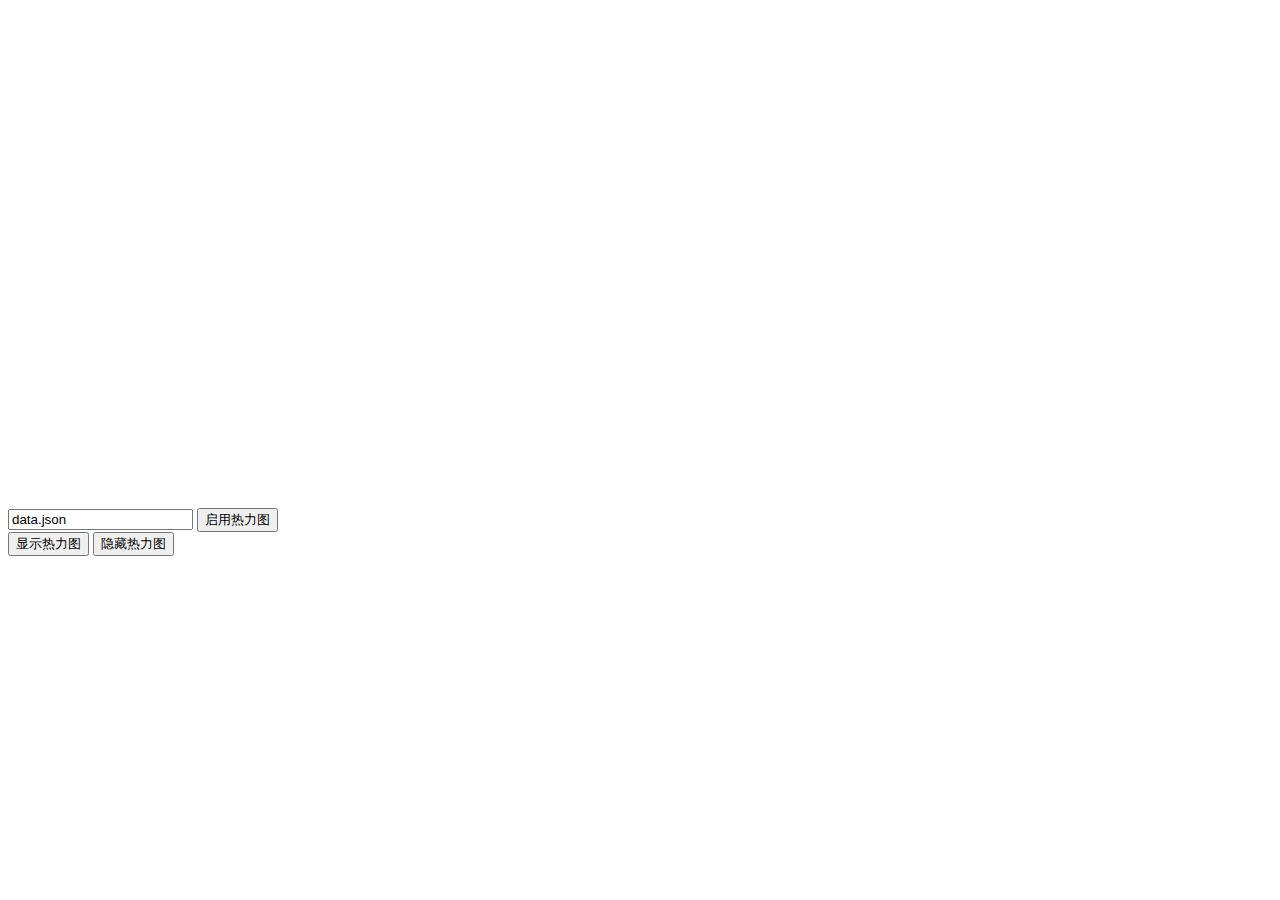
<file: heat-swtx-rlt-Map/demo/mapbard31.3.html>
<!DOCTYPE html>
<html>
<head lang="en">
    <meta charset="UTF-8">
    <title></title>
    <style>
        #tip {
            position:absolute;
            font-size:12px;
            line-height:1.8em;
            color:#FFF;
            display:inline-block;
            padding:0 .4em;
            background:rgba(0, 0, 0, .6);
        }
    </style>
</head>
<body>
<div id="mapbar" style="width:500px;height:500px"></div>
<div>
    <input id="txtDataUrl" value="data.json" type="text"/>
    <input id="btnEnable" data-enabled="0" value="启用热力图" type="button"/><br/>
    <input id="btnShow" value="显示热力图" type="button"/>
    <input id="btnHide" value="隐藏热力图" type="button"/>
    <span id="tip"></span>
</div>
<script src="http://api.mapbar.com/api/mapbard31.3.js"></script>
<script>
    var btnEnable = document.getElementById('btnEnable'),
            txtDataUrl = document.getElementById('txtDataUrl'),
            btnShow = document.getElementById('btnShow'),
            btnHide = document.getElementById('btnHide'),
            tip = document.getElementById('tip');
    var maplet = null, marker;
    function initMap() {
        maplet = new Maplet("mapbar");
        maplet.centerAndZoom(new MPoint(116.38672, 39.90805), 7);
        maplet.addControl(new MStandardControl());        
    }
    function addMarker () {
        marker = new MMarker(
            new MPoint(116.38672, 39.90805),
            new MIcon("http://open.mapbar.com/apidoc/images/icon1.gif", 22, 34),
            new MInfoWindow("信息窗口标题", "信息窗口内容")
        );
        maplet.addOverlay(marker);
    }
    initMap();
    addMarker();

    MEvent.bindDom(btnEnable, 'click', maplet, function (evt) {
        var enabled = + (btnEnable.dataset ? btnEnable.dataset['enabled'] : btnEnable.getAttribute('data-enabled'));
        if (enabled) {
            maplet.disableHeatmap && maplet.disableHeatmap();
            btnEnable.dataset ? btnEnable.dataset['enabled'] = 0 : btnEnable.setAttribute('data-enabled', 0);
            btnEnable.value = '启用热力图';
        } else {
            Maplet.plugin('http://api.mapbar.com/api/plugin/MHeatMap.js', function (MHeatMap) {
                ajax(txtDataUrl.value, function (result) {
                    var heatMap = maplet.enableHeatmap({
                        minZoomLevel : 4,
                        radius : 25,
                        dataMax : 300
                    }, result);
                    MEvent.addListener(maplet, 'mousemove', function (evt, point) {
                        var pos = maplet.toScreenCoordinate(point['lon'] + ',' + point['lat']);
                        tip.innerHTML = heatMap.getDataAt(pos[0], pos[1]);
                        tip.style.top = pos[1] + 25 + 'px';
                        tip.style.left = pos[0] + 25 + 'px';
                    });
                });
            });
        //    btnEnable.dataset['enabled'] = 1;
            btnEnable.dataset ? btnEnable.dataset['enabled'] = 1 : btnEnable.setAttribute('data-enabled', 1);
            btnEnable.value = '禁用热力图';
        }
    });
    MEvent.bindDom(btnShow, 'click', maplet, function (evt) {
        maplet.showHeatmap && maplet.showHeatmap();
    });
    MEvent.bindDom(btnHide, 'click', maplet, function (evt) {
        maplet.hideHeatmap && maplet.hideHeatmap();
    });

    function ajax(url, fun) {
        var xhr = new XMLHttpRequest();
        xhr.onreadystatechange = function () {
            if (xhr.readyState === 4 && xhr.status === 200) {
                fun(JSON.parse(xhr.responseText));
            }
        };
        xhr.open('GET', url, true);
        xhr.send(null);
    }
</script>
</body>
</html>
</file>
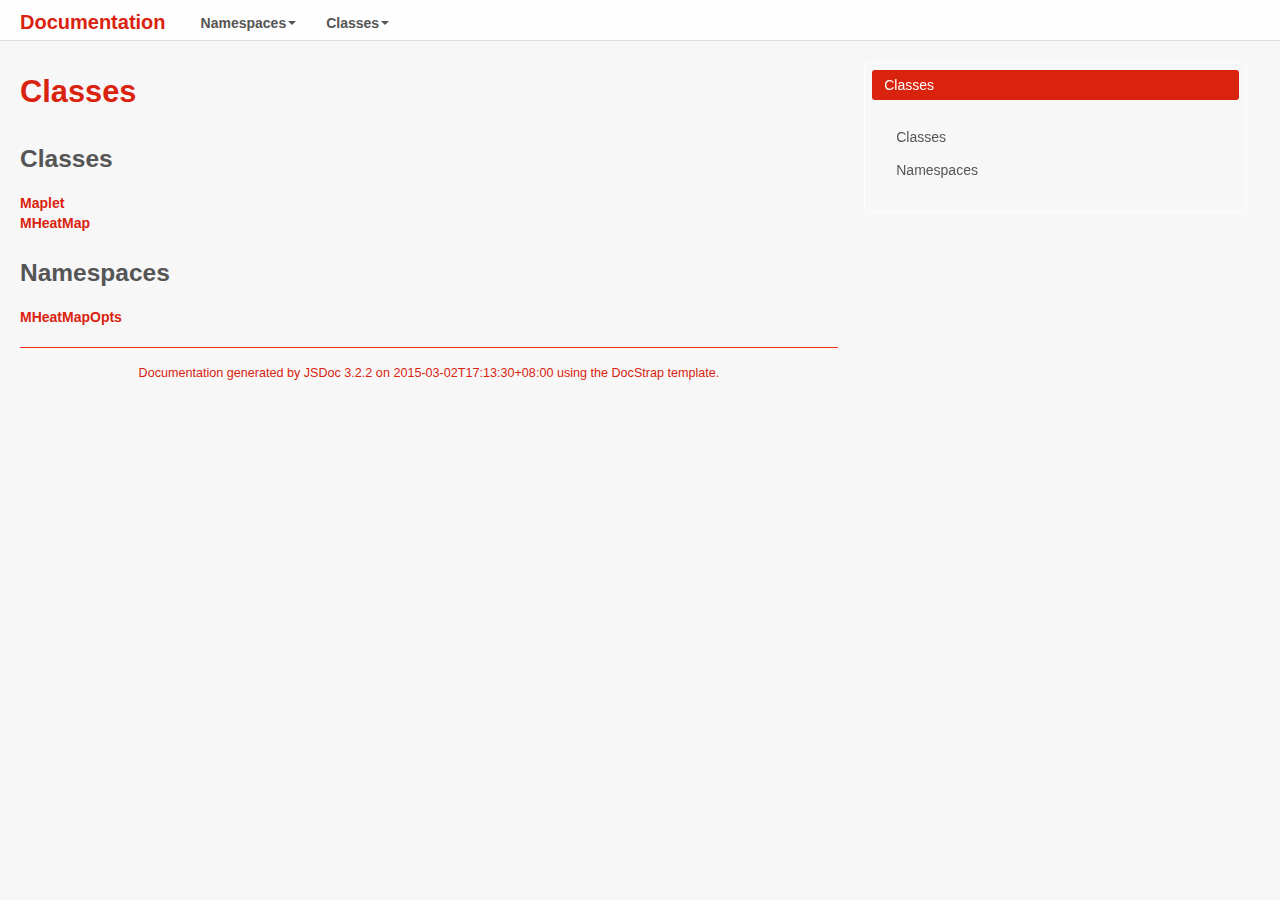
<file: heat-swtx-rlt-Map/doc/classes.list.html>
<!DOCTYPE html>

<html lang="en">
<head>
	<meta charset="utf-8">
	<title>Documentation Classes</title>

	<!--[if lt IE 9]>
	<script src="//html5shiv.googlecode.com/svn/trunk/html5.js"></script>
	<![endif]-->
	<link type="text/css" rel="stylesheet" href="styles/sunlight.default.css">

	<link type="text/css" rel="stylesheet" href="styles/site.simplex.css">

</head>

<body>
<div class="container-fluid">
	<div class="navbar navbar-fixed-top ">
		<div class="navbar-inner">
			<a class="brand" href="index.html">Documentation</a>
			<ul class="nav">
				
				<li class="dropdown">
					<a href="namespaces.list.html" class="dropdown-toggle" data-toggle="dropdown">Namespaces<b
						class="caret"></b></a>

					<ul class="dropdown-menu ">
						
						<li>
							<a href="MHeatMapOpts.html">MHeatMapOpts</a>
						</li>
						

					</ul>
				</li>
				
				<li class="dropdown">
					<a href="classes.list.html" class="dropdown-toggle" data-toggle="dropdown">Classes<b
						class="caret"></b></a>

					<ul class="dropdown-menu ">
						
						<li>
							<a href="Maplet.html">Maplet</a>
						</li>
						
						<li>
							<a href="MHeatMap.html">MHeatMap</a>
						</li>
						

					</ul>
				</li>
				
			</ul>
		</div>
	</div>

	<div class="row-fluid">

		
		<div class="span8">
			
				<div id="main">
					


	<h1 class="page-title">Classes</h1>
<section>

<header>
    <h2>
    
    </h2>
    
</header>

<article>
    <div class="container-overview">
    

    
        

        
<dl class="details">
	

	

	

	

	

	

	

	

	



	

	

	

	
</dl>


        
    
    </div>

    

    

    

    
        <h3 class="subsection-title">Classes</h3>

        <dl>
            <dt><a href="Maplet.html">Maplet</a></dt>
            <dd></dd>
        
            <dt><a href="MHeatMap.html">MHeatMap</a></dt>
            <dd></dd>
        </dl>
    

    
        <h3 class="subsection-title">Namespaces</h3>

        <dl>
            <dt><a href="namespaces.html#MHeatMapOpts"><a href="MHeatMapOpts.html">MHeatMapOpts</a></a></dt>
            <dd></dd>
        </dl>
    

    

    

    

    
</article>

</section>




				</div>

				<div class="clearfix"></div>
				<footer>
					
					
		<span class="jsdoc-message">
		Documentation generated by <a href="https://github.com/jsdoc3/jsdoc">JSDoc 3.2.2</a>
		on 2015-03-02T17:13:30+08:00 using the <a
			href="https://github.com/terryweiss/docstrap">DocStrap template</a>.
		</span>
				</footer>
			</div>

			
			<div class="span3">
				<div id="toc"></div>
			</div>
			
			<br clear="both">
		</div>

	</div>
	<!--<script src="scripts/sunlight.js"></script>-->
	<script src="scripts/docstrap.lib.js"></script>
	<script src="scripts/bootstrap-dropdown.js"></script>
	<script src="scripts/toc.js"></script>

	<script>
		$( function () {
			$( "[id*='$']" ).each( function () {
				var $this = $( this );

				$this.attr( "id", $this.attr( "id" ).replace( "$", "__" ) );
			} );

			$( "#toc" ).toc( {
				anchorName  : function ( i, heading, prefix ) {
					return $( heading ).attr( "id" ) || ( prefix + i );
				},
				selectors   : "h1,h2,h3,h4",
				showAndHide : false,
				scrollTo    : "100px"
			} );

			$( "#toc>ul" ).addClass( "nav nav-pills nav-stacked" );
			$( "#main span[id^='toc']" ).addClass( "toc-shim" );
			$( '.dropdown-toggle' ).dropdown();
//			$( ".tutorial-section pre, .readme-section pre" ).addClass( "sunlight-highlight-javascript" ).addClass( "linenums" );

			$( ".tutorial-section pre, .readme-section pre" ).each( function () {
				var $this = $( this );

				var example = $this.find( "code" );
				exampleText = example.html();
				var lang = /{@lang (.*?)}/.exec( exampleText );
				if ( lang && lang[1] ) {
					exampleText = exampleText.replace( lang[0], "" );
					example.html( exampleText );
					lang = lang[1];
				} else {
					lang = "javascript";
				}

				if ( lang ) {

					$this
						.addClass( "sunlight-highlight-" + lang )
						.addClass( "linenums" )
						.html( example.html() );

				}
			} );

			Sunlight.highlightAll( {
				lineNumbers : false,
				showMenu : true,
				enableDoclinks : true
			} );
		} );
	 </script>



	<!--Navigation and Symbol Display-->
	


	<!--Google Analytics-->
	

</body>
</html>
</file>
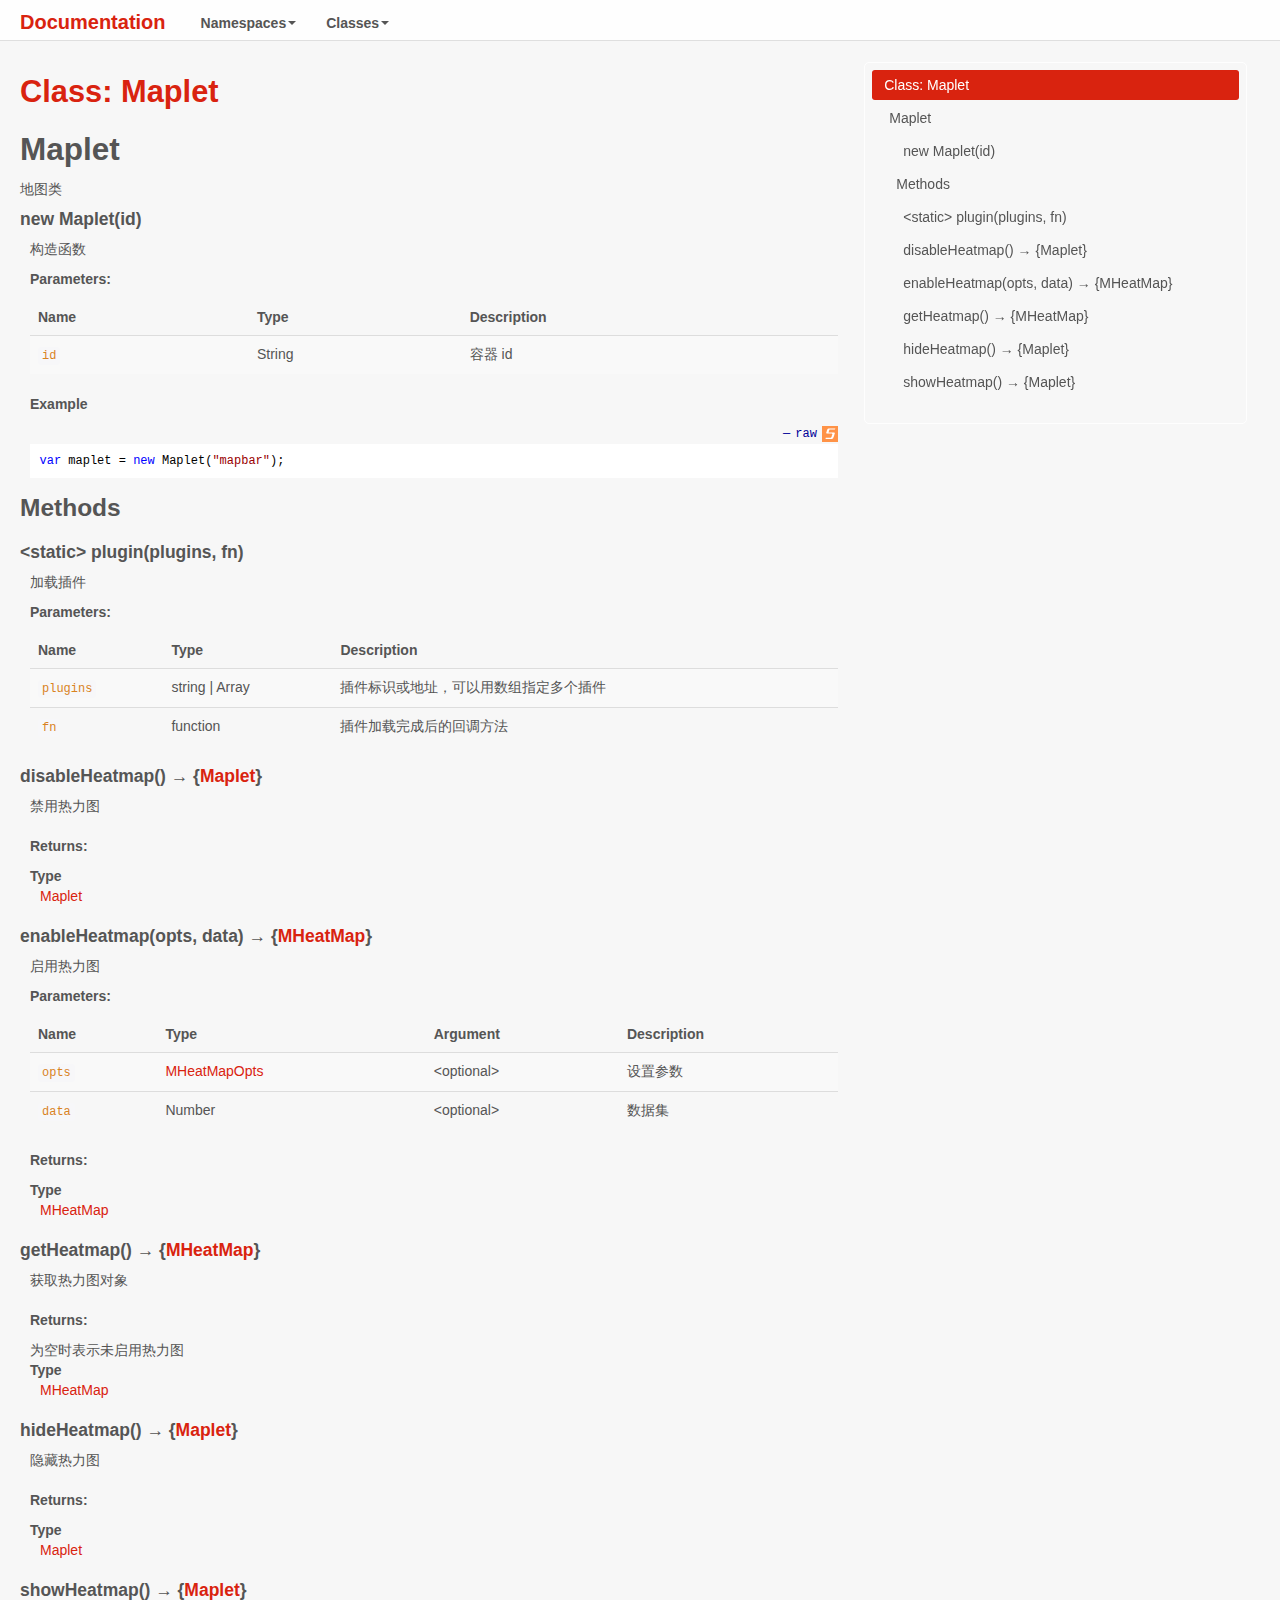
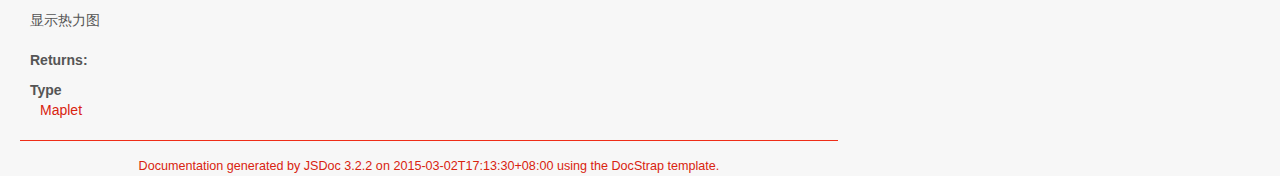
<file: heat-swtx-rlt-Map/doc/Maplet.html>
<!DOCTYPE html>

<html lang="en">
<head>
	<meta charset="utf-8">
	<title>Documentation Class: Maplet</title>

	<!--[if lt IE 9]>
	<script src="//html5shiv.googlecode.com/svn/trunk/html5.js"></script>
	<![endif]-->
	<link type="text/css" rel="stylesheet" href="styles/sunlight.default.css">

	<link type="text/css" rel="stylesheet" href="styles/site.simplex.css">

</head>

<body>
<div class="container-fluid">
	<div class="navbar navbar-fixed-top ">
		<div class="navbar-inner">
			<a class="brand" href="index.html">Documentation</a>
			<ul class="nav">
				
				<li class="dropdown">
					<a href="namespaces.list.html" class="dropdown-toggle" data-toggle="dropdown">Namespaces<b
						class="caret"></b></a>

					<ul class="dropdown-menu ">
						
						<li>
							<a href="MHeatMapOpts.html">MHeatMapOpts</a>
						</li>
						

					</ul>
				</li>
				
				<li class="dropdown">
					<a href="classes.list.html" class="dropdown-toggle" data-toggle="dropdown">Classes<b
						class="caret"></b></a>

					<ul class="dropdown-menu ">
						
						<li>
							<a href="Maplet.html">Maplet</a>
						</li>
						
						<li>
							<a href="MHeatMap.html">MHeatMap</a>
						</li>
						

					</ul>
				</li>
				
			</ul>
		</div>
	</div>

	<div class="row-fluid">

		
		<div class="span8">
			
				<div id="main">
					


	<h1 class="page-title">Class: Maplet</h1>
<section>

<header>
    <h2>
    Maplet
    </h2>
    
        <div class="class-description">地图类</div>
    
</header>

<article>
    <div class="container-overview">
    

    
        
<dt>
    <h4 class="name" id="Maplet"><span class="type-signature"></span>new Maplet<span class="signature">(id)</span><span class="type-signature"></span></h4>
    
    
</dt>
<dd>
    
    
    <div class="description">
        构造函数
    </div>
    

    
    
    
    
    
        <h5>Parameters:</h5>
        

<table class="params table table-striped">
    <thead>
	<tr>
		
		<th>Name</th>
		

		<th>Type</th>

		

		

		<th class="last">Description</th>
	</tr>
	</thead>

	<tbody>
	

        <tr>
            
                <td class="name"><code>id</code></td>
            

            <td class="type">
            
                
<span class="param-type">String</span>


            
            </td>

            

            

            <td class="description last">容器 id</td>
        </tr>

	
	</tbody>
</table>

    
    
    
<dl class="details">
	

	

	

	

	

	

	

	

	



	

	

	

	
</dl>

    
    

    

    
    
    
    
    
    
    
        <h5>Example</h5>
        
    <pre class="sunlight-highlight-javascript">var maplet = new Maplet(&quot;mapbar&quot;);</pre>


    
</dd>

    
    </div>

    

    

    

    

    

    

    
        <h3 class="subsection-title">Methods</h3>

        <dl>
            
<dt>
    <h4 class="name" id="plugin"><span class="type-signature">&lt;static> </span>plugin<span class="signature">(plugins, fn)</span><span class="type-signature"></span></h4>
    
    
</dt>
<dd>
    
    
    <div class="description">
        加载插件
    </div>
    

    
    
    
    
    
        <h5>Parameters:</h5>
        

<table class="params table table-striped">
    <thead>
	<tr>
		
		<th>Name</th>
		

		<th>Type</th>

		

		

		<th class="last">Description</th>
	</tr>
	</thead>

	<tbody>
	

        <tr>
            
                <td class="name"><code>plugins</code></td>
            

            <td class="type">
            
                
<span class="param-type">string</span>
|

<span class="param-type">Array</span>


            
            </td>

            

            

            <td class="description last">插件标识或地址，可以用数组指定多个插件</td>
        </tr>

	

        <tr>
            
                <td class="name"><code>fn</code></td>
            

            <td class="type">
            
                
<span class="param-type">function</span>


            
            </td>

            

            

            <td class="description last">插件加载完成后的回调方法</td>
        </tr>

	
	</tbody>
</table>

    
    
    
<dl class="details">
	

	

	

	

	

	

	

	

	



	

	

	

	
</dl>

    
    

    

    
    
    
    
    
    
    
</dd>

        
            
<dt>
    <h4 class="name" id="disableHeatmap"><span class="type-signature"></span>disableHeatmap<span class="signature">()</span><span class="type-signature"> &rarr; {<a href="Maplet.html">Maplet</a>}</span></h4>
    
    
</dt>
<dd>
    
    
    <div class="description">
        禁用热力图
    </div>
    

    
    
    
    
    
    
    
<dl class="details">
	

	

	

	

	

	

	

	

	



	

	

	

	
</dl>

    
    

    

    
    
    
    
    
    <h5>Returns:</h5>
    
            


<dl>
	<dt>
		Type
	</dt>
	<dd>
		
<span class="param-type"><a href="Maplet.html">Maplet</a></span>


	</dd>
</dl>


        
    
    
</dd>

        
            
<dt>
    <h4 class="name" id="enableHeatmap"><span class="type-signature"></span>enableHeatmap<span class="signature">(<span class="optional">opts</span>, <span class="optional">data</span>)</span><span class="type-signature"> &rarr; {<a href="MHeatMap.html">MHeatMap</a>}</span></h4>
    
    
</dt>
<dd>
    
    
    <div class="description">
        启用热力图
    </div>
    

    
    
    
    
    
        <h5>Parameters:</h5>
        

<table class="params table table-striped">
    <thead>
	<tr>
		
		<th>Name</th>
		

		<th>Type</th>

		
		<th>Argument</th>
		

		

		<th class="last">Description</th>
	</tr>
	</thead>

	<tbody>
	

        <tr>
            
                <td class="name"><code>opts</code></td>
            

            <td class="type">
            
                
<span class="param-type"><a href="MHeatMapOpts.html">MHeatMapOpts</a></span>


            
            </td>

            
                <td class="attributes">
                
                    &lt;optional><br>
                

                

                
                </td>
            

            

            <td class="description last">设置参数</td>
        </tr>

	

        <tr>
            
                <td class="name"><code>data</code></td>
            

            <td class="type">
            
                
<span class="param-type">Number</span>


            
            </td>

            
                <td class="attributes">
                
                    &lt;optional><br>
                

                

                
                </td>
            

            

            <td class="description last">数据集</td>
        </tr>

	
	</tbody>
</table>

    
    
    
<dl class="details">
	

	

	

	

	

	

	

	

	



	

	

	

	
</dl>

    
    

    

    
    
    
    
    
    <h5>Returns:</h5>
    
            


<dl>
	<dt>
		Type
	</dt>
	<dd>
		
<span class="param-type"><a href="MHeatMap.html">MHeatMap</a></span>


	</dd>
</dl>


        
    
    
</dd>

        
            
<dt>
    <h4 class="name" id="getHeatmap"><span class="type-signature"></span>getHeatmap<span class="signature">()</span><span class="type-signature"> &rarr; {<a href="MHeatMap.html">MHeatMap</a>}</span></h4>
    
    
</dt>
<dd>
    
    
    <div class="description">
        获取热力图对象
    </div>
    

    
    
    
    
    
    
    
<dl class="details">
	

	

	

	

	

	

	

	

	



	

	

	

	
</dl>

    
    

    

    
    
    
    
    
    <h5>Returns:</h5>
    
            
<div class="param-desc">
    为空时表示未启用热力图
</div>



<dl>
	<dt>
		Type
	</dt>
	<dd>
		
<span class="param-type"><a href="MHeatMap.html">MHeatMap</a></span>


	</dd>
</dl>


        
    
    
</dd>

        
            
<dt>
    <h4 class="name" id="hideHeatmap"><span class="type-signature"></span>hideHeatmap<span class="signature">()</span><span class="type-signature"> &rarr; {<a href="Maplet.html">Maplet</a>}</span></h4>
    
    
</dt>
<dd>
    
    
    <div class="description">
        隐藏热力图
    </div>
    

    
    
    
    
    
    
    
<dl class="details">
	

	

	

	

	

	

	

	

	



	

	

	

	
</dl>

    
    

    

    
    
    
    
    
    <h5>Returns:</h5>
    
            


<dl>
	<dt>
		Type
	</dt>
	<dd>
		
<span class="param-type"><a href="Maplet.html">Maplet</a></span>


	</dd>
</dl>


        
    
    
</dd>

        
            
<dt>
    <h4 class="name" id="showHeatmap"><span class="type-signature"></span>showHeatmap<span class="signature">()</span><span class="type-signature"> &rarr; {<a href="Maplet.html">Maplet</a>}</span></h4>
    
    
</dt>
<dd>
    
    
    <div class="description">
        显示热力图
    </div>
    

    
    
    
    
    
    
    
<dl class="details">
	

	

	

	

	

	

	

	

	



	

	

	

	
</dl>

    
    

    

    
    
    
    
    
    <h5>Returns:</h5>
    
            


<dl>
	<dt>
		Type
	</dt>
	<dd>
		
<span class="param-type"><a href="Maplet.html">Maplet</a></span>


	</dd>
</dl>


        
    
    
</dd>

        </dl>
    

    

    
</article>

</section>




				</div>

				<div class="clearfix"></div>
				<footer>
					
					
		<span class="jsdoc-message">
		Documentation generated by <a href="https://github.com/jsdoc3/jsdoc">JSDoc 3.2.2</a>
		on 2015-03-02T17:13:30+08:00 using the <a
			href="https://github.com/terryweiss/docstrap">DocStrap template</a>.
		</span>
				</footer>
			</div>

			
			<div class="span3">
				<div id="toc"></div>
			</div>
			
			<br clear="both">
		</div>

	</div>
	<!--<script src="scripts/sunlight.js"></script>-->
	<script src="scripts/docstrap.lib.js"></script>
	<script src="scripts/bootstrap-dropdown.js"></script>
	<script src="scripts/toc.js"></script>

	<script>
		$( function () {
			$( "[id*='$']" ).each( function () {
				var $this = $( this );

				$this.attr( "id", $this.attr( "id" ).replace( "$", "__" ) );
			} );

			$( "#toc" ).toc( {
				anchorName  : function ( i, heading, prefix ) {
					return $( heading ).attr( "id" ) || ( prefix + i );
				},
				selectors   : "h1,h2,h3,h4",
				showAndHide : false,
				scrollTo    : "100px"
			} );

			$( "#toc>ul" ).addClass( "nav nav-pills nav-stacked" );
			$( "#main span[id^='toc']" ).addClass( "toc-shim" );
			$( '.dropdown-toggle' ).dropdown();
//			$( ".tutorial-section pre, .readme-section pre" ).addClass( "sunlight-highlight-javascript" ).addClass( "linenums" );

			$( ".tutorial-section pre, .readme-section pre" ).each( function () {
				var $this = $( this );

				var example = $this.find( "code" );
				exampleText = example.html();
				var lang = /{@lang (.*?)}/.exec( exampleText );
				if ( lang && lang[1] ) {
					exampleText = exampleText.replace( lang[0], "" );
					example.html( exampleText );
					lang = lang[1];
				} else {
					lang = "javascript";
				}

				if ( lang ) {

					$this
						.addClass( "sunlight-highlight-" + lang )
						.addClass( "linenums" )
						.html( example.html() );

				}
			} );

			Sunlight.highlightAll( {
				lineNumbers : false,
				showMenu : true,
				enableDoclinks : true
			} );
		} );
	 </script>



	<!--Navigation and Symbol Display-->
	


	<!--Google Analytics-->
	

</body>
</html>
</file>
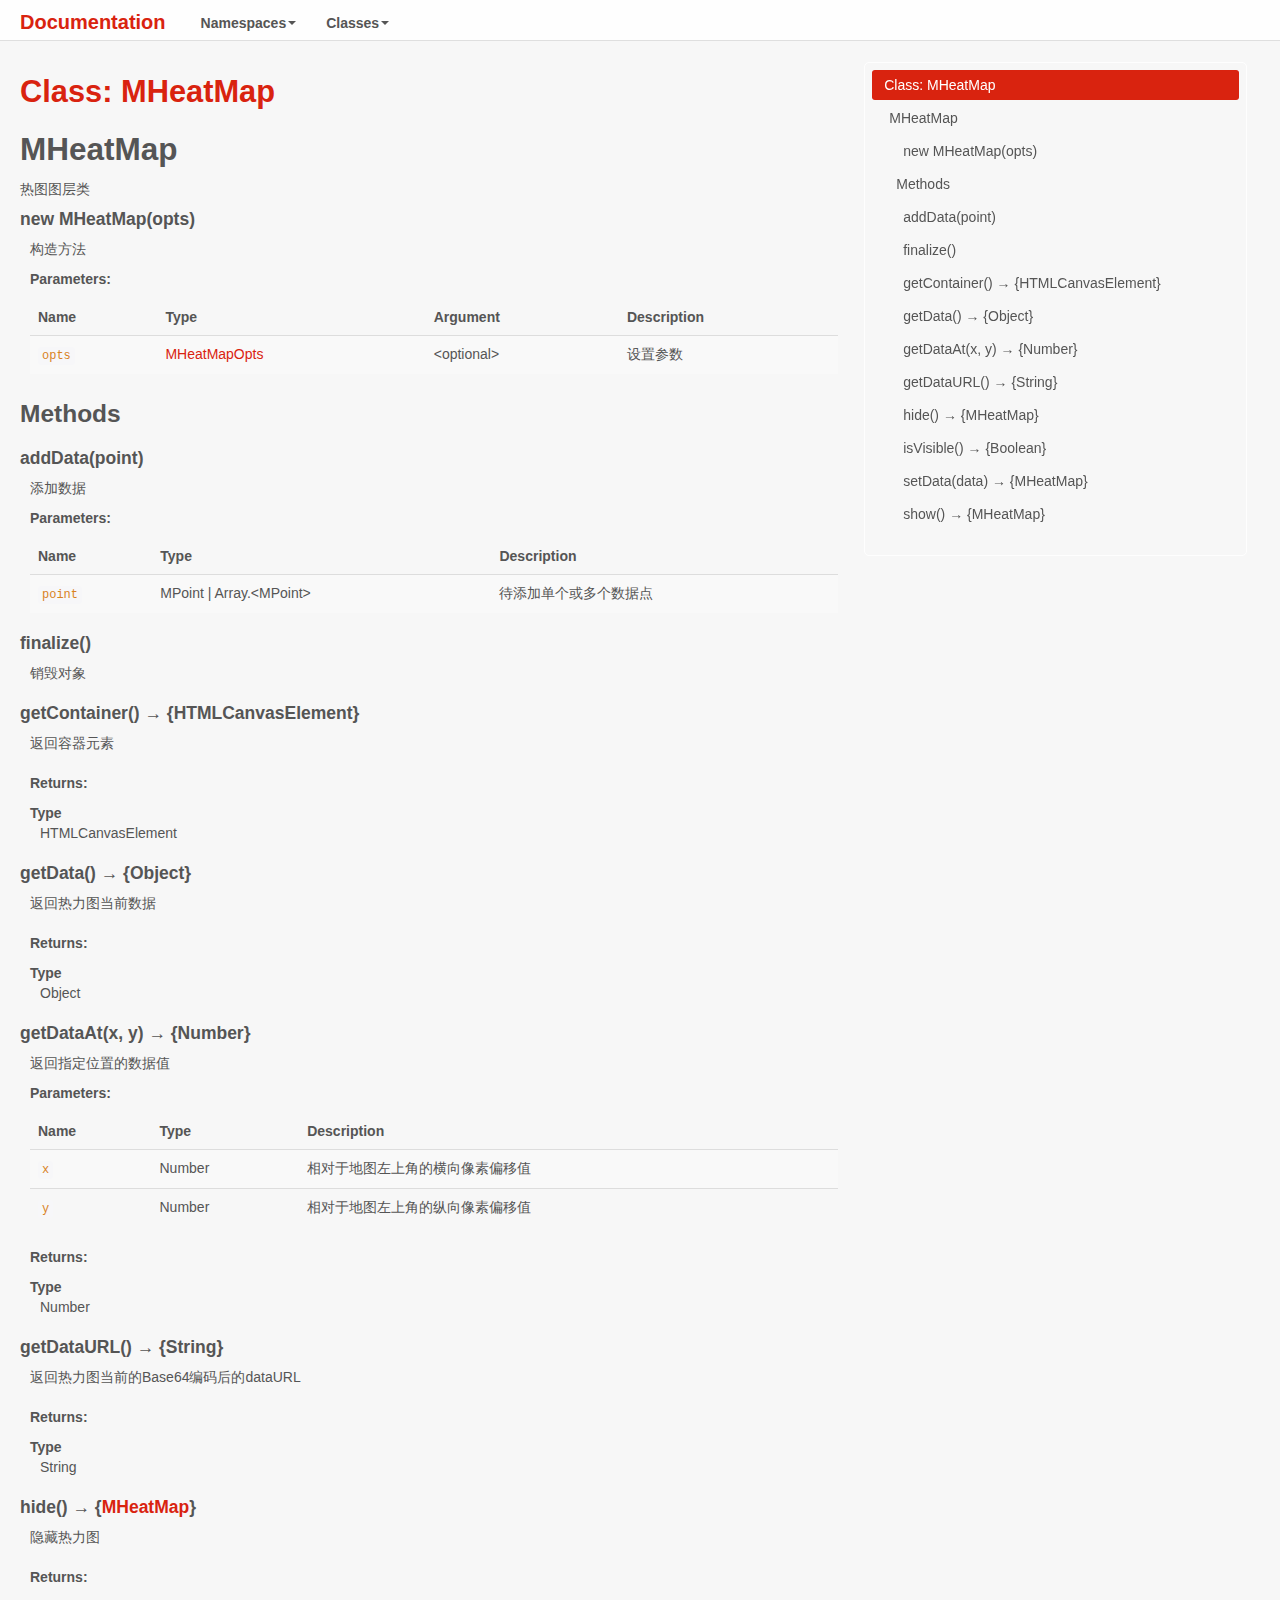
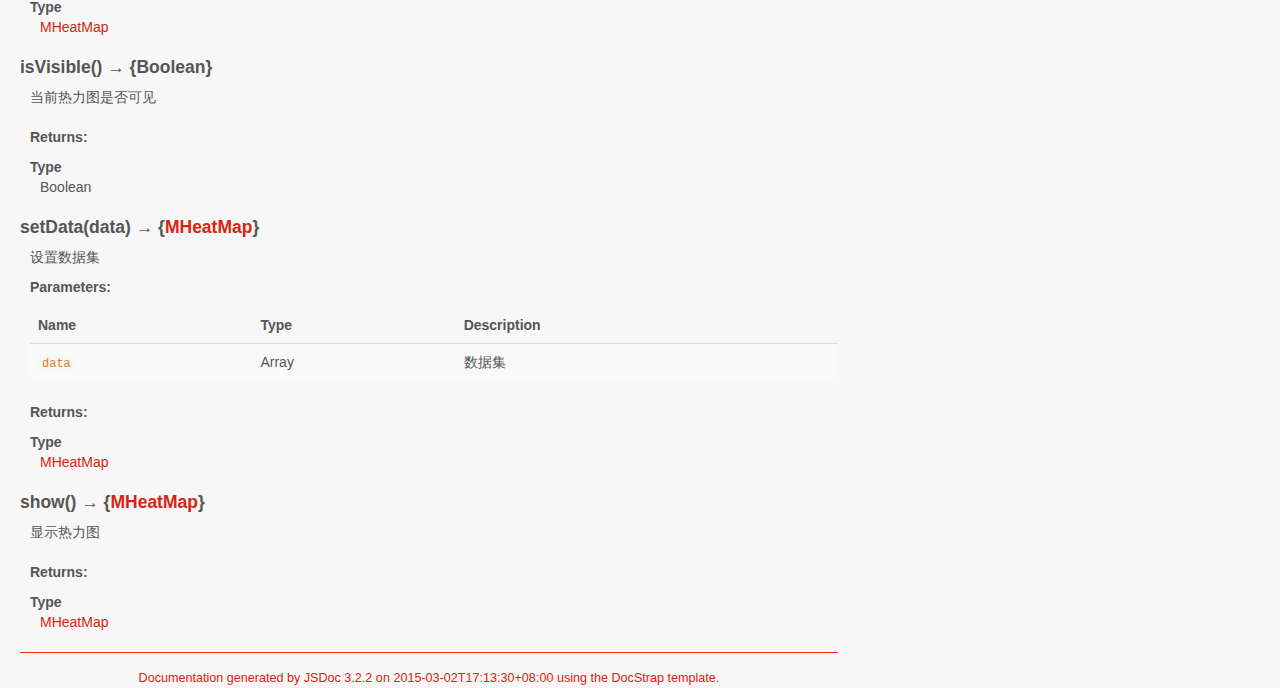
<file: heat-swtx-rlt-Map/doc/MHeatMap.html>
<!DOCTYPE html>

<html lang="en">
<head>
	<meta charset="utf-8">
	<title>Documentation Class: MHeatMap</title>

	<!--[if lt IE 9]>
	<script src="//html5shiv.googlecode.com/svn/trunk/html5.js"></script>
	<![endif]-->
	<link type="text/css" rel="stylesheet" href="styles/sunlight.default.css">

	<link type="text/css" rel="stylesheet" href="styles/site.simplex.css">

</head>

<body>
<div class="container-fluid">
	<div class="navbar navbar-fixed-top ">
		<div class="navbar-inner">
			<a class="brand" href="index.html">Documentation</a>
			<ul class="nav">
				
				<li class="dropdown">
					<a href="namespaces.list.html" class="dropdown-toggle" data-toggle="dropdown">Namespaces<b
						class="caret"></b></a>

					<ul class="dropdown-menu ">
						
						<li>
							<a href="MHeatMapOpts.html">MHeatMapOpts</a>
						</li>
						

					</ul>
				</li>
				
				<li class="dropdown">
					<a href="classes.list.html" class="dropdown-toggle" data-toggle="dropdown">Classes<b
						class="caret"></b></a>

					<ul class="dropdown-menu ">
						
						<li>
							<a href="Maplet.html">Maplet</a>
						</li>
						
						<li>
							<a href="MHeatMap.html">MHeatMap</a>
						</li>
						

					</ul>
				</li>
				
			</ul>
		</div>
	</div>

	<div class="row-fluid">

		
		<div class="span8">
			
				<div id="main">
					


	<h1 class="page-title">Class: MHeatMap</h1>
<section>

<header>
    <h2>
    MHeatMap
    </h2>
    
        <div class="class-description">热图图层类</div>
    
</header>

<article>
    <div class="container-overview">
    

    
        
<dt>
    <h4 class="name" id="MHeatMap"><span class="type-signature"></span>new MHeatMap<span class="signature">(<span class="optional">opts</span>)</span><span class="type-signature"></span></h4>
    
    
</dt>
<dd>
    
    
    <div class="description">
        构造方法
    </div>
    

    
    
    
    
    
        <h5>Parameters:</h5>
        

<table class="params table table-striped">
    <thead>
	<tr>
		
		<th>Name</th>
		

		<th>Type</th>

		
		<th>Argument</th>
		

		

		<th class="last">Description</th>
	</tr>
	</thead>

	<tbody>
	

        <tr>
            
                <td class="name"><code>opts</code></td>
            

            <td class="type">
            
                
<span class="param-type"><a href="MHeatMapOpts.html">MHeatMapOpts</a></span>


            
            </td>

            
                <td class="attributes">
                
                    &lt;optional><br>
                

                

                
                </td>
            

            

            <td class="description last">设置参数</td>
        </tr>

	
	</tbody>
</table>

    
    
    
<dl class="details">
	

	

	

	

	

	

	

	

	



	

	

	

	
</dl>

    
    

    

    
    
    
    
    
    
    
</dd>

    
    </div>

    

    

    

    

    

    

    
        <h3 class="subsection-title">Methods</h3>

        <dl>
            
<dt>
    <h4 class="name" id="addData"><span class="type-signature"></span>addData<span class="signature">(point)</span><span class="type-signature"></span></h4>
    
    
</dt>
<dd>
    
    
    <div class="description">
        添加数据
    </div>
    

    
    
    
    
    
        <h5>Parameters:</h5>
        

<table class="params table table-striped">
    <thead>
	<tr>
		
		<th>Name</th>
		

		<th>Type</th>

		

		

		<th class="last">Description</th>
	</tr>
	</thead>

	<tbody>
	

        <tr>
            
                <td class="name"><code>point</code></td>
            

            <td class="type">
            
                
<span class="param-type">MPoint</span>
|

<span class="param-type">Array.&lt;MPoint></span>


            
            </td>

            

            

            <td class="description last">待添加单个或多个数据点</td>
        </tr>

	
	</tbody>
</table>

    
    
    
<dl class="details">
	

	

	

	

	

	

	

	

	



	

	

	

	
</dl>

    
    

    

    
    
    
    
    
    
    
</dd>

        
            
<dt>
    <h4 class="name" id="finalize"><span class="type-signature"></span>finalize<span class="signature">()</span><span class="type-signature"></span></h4>
    
    
</dt>
<dd>
    
    
    <div class="description">
        销毁对象
    </div>
    

    
    
    
    
    
    
    
<dl class="details">
	

	

	

	

	

	

	

	

	



	

	

	

	
</dl>

    
    

    

    
    
    
    
    
    
    
</dd>

        
            
<dt>
    <h4 class="name" id="getContainer"><span class="type-signature"></span>getContainer<span class="signature">()</span><span class="type-signature"> &rarr; {HTMLCanvasElement}</span></h4>
    
    
</dt>
<dd>
    
    
    <div class="description">
        返回容器元素
    </div>
    

    
    
    
    
    
    
    
<dl class="details">
	

	

	

	

	

	

	

	

	



	

	

	

	
</dl>

    
    

    

    
    
    
    
    
    <h5>Returns:</h5>
    
            


<dl>
	<dt>
		Type
	</dt>
	<dd>
		
<span class="param-type">HTMLCanvasElement</span>


	</dd>
</dl>


        
    
    
</dd>

        
            
<dt>
    <h4 class="name" id="getData"><span class="type-signature"></span>getData<span class="signature">()</span><span class="type-signature"> &rarr; {Object}</span></h4>
    
    
</dt>
<dd>
    
    
    <div class="description">
        返回热力图当前数据
    </div>
    

    
    
    
    
    
    
    
<dl class="details">
	

	

	

	

	

	

	

	

	



	

	

	

	
</dl>

    
    

    

    
    
    
    
    
    <h5>Returns:</h5>
    
            


<dl>
	<dt>
		Type
	</dt>
	<dd>
		
<span class="param-type">Object</span>


	</dd>
</dl>


        
    
    
</dd>

        
            
<dt>
    <h4 class="name" id="getDataAt"><span class="type-signature"></span>getDataAt<span class="signature">(x, y)</span><span class="type-signature"> &rarr; {Number}</span></h4>
    
    
</dt>
<dd>
    
    
    <div class="description">
        返回指定位置的数据值
    </div>
    

    
    
    
    
    
        <h5>Parameters:</h5>
        

<table class="params table table-striped">
    <thead>
	<tr>
		
		<th>Name</th>
		

		<th>Type</th>

		

		

		<th class="last">Description</th>
	</tr>
	</thead>

	<tbody>
	

        <tr>
            
                <td class="name"><code>x</code></td>
            

            <td class="type">
            
                
<span class="param-type">Number</span>


            
            </td>

            

            

            <td class="description last">相对于地图左上角的横向像素偏移值</td>
        </tr>

	

        <tr>
            
                <td class="name"><code>y</code></td>
            

            <td class="type">
            
                
<span class="param-type">Number</span>


            
            </td>

            

            

            <td class="description last">相对于地图左上角的纵向像素偏移值</td>
        </tr>

	
	</tbody>
</table>

    
    
    
<dl class="details">
	

	

	

	

	

	

	

	

	



	

	

	

	
</dl>

    
    

    

    
    
    
    
    
    <h5>Returns:</h5>
    
            


<dl>
	<dt>
		Type
	</dt>
	<dd>
		
<span class="param-type">Number</span>


	</dd>
</dl>


        
    
    
</dd>

        
            
<dt>
    <h4 class="name" id="getDataURL"><span class="type-signature"></span>getDataURL<span class="signature">()</span><span class="type-signature"> &rarr; {String}</span></h4>
    
    
</dt>
<dd>
    
    
    <div class="description">
        返回热力图当前的Base64编码后的dataURL
    </div>
    

    
    
    
    
    
    
    
<dl class="details">
	

	

	

	

	

	

	

	

	



	

	

	

	
</dl>

    
    

    

    
    
    
    
    
    <h5>Returns:</h5>
    
            


<dl>
	<dt>
		Type
	</dt>
	<dd>
		
<span class="param-type">String</span>


	</dd>
</dl>


        
    
    
</dd>

        
            
<dt>
    <h4 class="name" id="hide"><span class="type-signature"></span>hide<span class="signature">()</span><span class="type-signature"> &rarr; {<a href="MHeatMap.html">MHeatMap</a>}</span></h4>
    
    
</dt>
<dd>
    
    
    <div class="description">
        隐藏热力图
    </div>
    

    
    
    
    
    
    
    
<dl class="details">
	

	

	

	

	

	

	

	

	



	

	

	

	
</dl>

    
    

    

    
    
    
    
    
    <h5>Returns:</h5>
    
            


<dl>
	<dt>
		Type
	</dt>
	<dd>
		
<span class="param-type"><a href="MHeatMap.html">MHeatMap</a></span>


	</dd>
</dl>


        
    
    
</dd>

        
            
<dt>
    <h4 class="name" id="isVisible"><span class="type-signature"></span>isVisible<span class="signature">()</span><span class="type-signature"> &rarr; {Boolean}</span></h4>
    
    
</dt>
<dd>
    
    
    <div class="description">
        当前热力图是否可见
    </div>
    

    
    
    
    
    
    
    
<dl class="details">
	

	

	

	

	

	

	

	

	



	

	

	

	
</dl>

    
    

    

    
    
    
    
    
    <h5>Returns:</h5>
    
            


<dl>
	<dt>
		Type
	</dt>
	<dd>
		
<span class="param-type">Boolean</span>


	</dd>
</dl>


        
    
    
</dd>

        
            
<dt>
    <h4 class="name" id="setData"><span class="type-signature"></span>setData<span class="signature">(data)</span><span class="type-signature"> &rarr; {<a href="MHeatMap.html">MHeatMap</a>}</span></h4>
    
    
</dt>
<dd>
    
    
    <div class="description">
        设置数据集
    </div>
    

    
    
    
    
    
        <h5>Parameters:</h5>
        

<table class="params table table-striped">
    <thead>
	<tr>
		
		<th>Name</th>
		

		<th>Type</th>

		

		

		<th class="last">Description</th>
	</tr>
	</thead>

	<tbody>
	

        <tr>
            
                <td class="name"><code>data</code></td>
            

            <td class="type">
            
                
<span class="param-type">Array</span>


            
            </td>

            

            

            <td class="description last">数据集</td>
        </tr>

	
	</tbody>
</table>

    
    
    
<dl class="details">
	

	

	

	

	

	

	

	

	



	

	

	

	
</dl>

    
    

    

    
    
    
    
    
    <h5>Returns:</h5>
    
            


<dl>
	<dt>
		Type
	</dt>
	<dd>
		
<span class="param-type"><a href="MHeatMap.html">MHeatMap</a></span>


	</dd>
</dl>


        
    
    
</dd>

        
            
<dt>
    <h4 class="name" id="show"><span class="type-signature"></span>show<span class="signature">()</span><span class="type-signature"> &rarr; {<a href="MHeatMap.html">MHeatMap</a>}</span></h4>
    
    
</dt>
<dd>
    
    
    <div class="description">
        显示热力图
    </div>
    

    
    
    
    
    
    
    
<dl class="details">
	

	

	

	

	

	

	

	

	



	

	

	

	
</dl>

    
    

    

    
    
    
    
    
    <h5>Returns:</h5>
    
            


<dl>
	<dt>
		Type
	</dt>
	<dd>
		
<span class="param-type"><a href="MHeatMap.html">MHeatMap</a></span>


	</dd>
</dl>


        
    
    
</dd>

        </dl>
    

    

    
</article>

</section>




				</div>

				<div class="clearfix"></div>
				<footer>
					
					
		<span class="jsdoc-message">
		Documentation generated by <a href="https://github.com/jsdoc3/jsdoc">JSDoc 3.2.2</a>
		on 2015-03-02T17:13:30+08:00 using the <a
			href="https://github.com/terryweiss/docstrap">DocStrap template</a>.
		</span>
				</footer>
			</div>

			
			<div class="span3">
				<div id="toc"></div>
			</div>
			
			<br clear="both">
		</div>

	</div>
	<!--<script src="scripts/sunlight.js"></script>-->
	<script src="scripts/docstrap.lib.js"></script>
	<script src="scripts/bootstrap-dropdown.js"></script>
	<script src="scripts/toc.js"></script>

	<script>
		$( function () {
			$( "[id*='$']" ).each( function () {
				var $this = $( this );

				$this.attr( "id", $this.attr( "id" ).replace( "$", "__" ) );
			} );

			$( "#toc" ).toc( {
				anchorName  : function ( i, heading, prefix ) {
					return $( heading ).attr( "id" ) || ( prefix + i );
				},
				selectors   : "h1,h2,h3,h4",
				showAndHide : false,
				scrollTo    : "100px"
			} );

			$( "#toc>ul" ).addClass( "nav nav-pills nav-stacked" );
			$( "#main span[id^='toc']" ).addClass( "toc-shim" );
			$( '.dropdown-toggle' ).dropdown();
//			$( ".tutorial-section pre, .readme-section pre" ).addClass( "sunlight-highlight-javascript" ).addClass( "linenums" );

			$( ".tutorial-section pre, .readme-section pre" ).each( function () {
				var $this = $( this );

				var example = $this.find( "code" );
				exampleText = example.html();
				var lang = /{@lang (.*?)}/.exec( exampleText );
				if ( lang && lang[1] ) {
					exampleText = exampleText.replace( lang[0], "" );
					example.html( exampleText );
					lang = lang[1];
				} else {
					lang = "javascript";
				}

				if ( lang ) {

					$this
						.addClass( "sunlight-highlight-" + lang )
						.addClass( "linenums" )
						.html( example.html() );

				}
			} );

			Sunlight.highlightAll( {
				lineNumbers : false,
				showMenu : true,
				enableDoclinks : true
			} );
		} );
	 </script>



	<!--Navigation and Symbol Display-->
	


	<!--Google Analytics-->
	

</body>
</html>
</file>
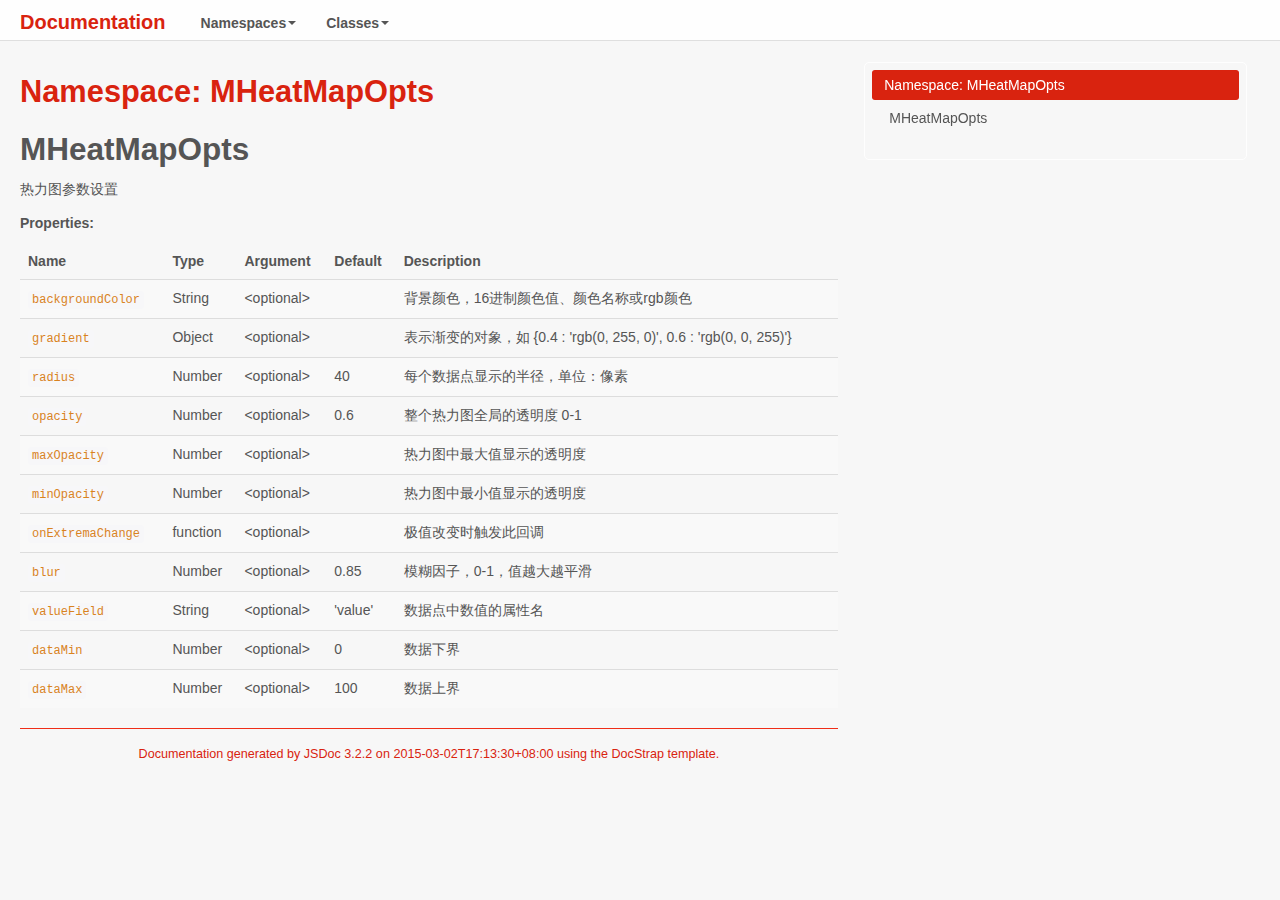
<file: heat-swtx-rlt-Map/doc/MHeatMapOpts.html>
<!DOCTYPE html>

<html lang="en">
<head>
	<meta charset="utf-8">
	<title>Documentation Namespace: MHeatMapOpts</title>

	<!--[if lt IE 9]>
	<script src="//html5shiv.googlecode.com/svn/trunk/html5.js"></script>
	<![endif]-->
	<link type="text/css" rel="stylesheet" href="styles/sunlight.default.css">

	<link type="text/css" rel="stylesheet" href="styles/site.simplex.css">

</head>

<body>
<div class="container-fluid">
	<div class="navbar navbar-fixed-top ">
		<div class="navbar-inner">
			<a class="brand" href="index.html">Documentation</a>
			<ul class="nav">
				
				<li class="dropdown">
					<a href="namespaces.list.html" class="dropdown-toggle" data-toggle="dropdown">Namespaces<b
						class="caret"></b></a>

					<ul class="dropdown-menu ">
						
						<li>
							<a href="MHeatMapOpts.html">MHeatMapOpts</a>
						</li>
						

					</ul>
				</li>
				
				<li class="dropdown">
					<a href="classes.list.html" class="dropdown-toggle" data-toggle="dropdown">Classes<b
						class="caret"></b></a>

					<ul class="dropdown-menu ">
						
						<li>
							<a href="Maplet.html">Maplet</a>
						</li>
						
						<li>
							<a href="MHeatMap.html">MHeatMap</a>
						</li>
						

					</ul>
				</li>
				
			</ul>
		</div>
	</div>

	<div class="row-fluid">

		
		<div class="span8">
			
				<div id="main">
					


	<h1 class="page-title">Namespace: MHeatMapOpts</h1>
<section>

<header>
    <h2>
    MHeatMapOpts
    </h2>
    
</header>

<article>
    <div class="container-overview">
    

    
        
            <div class="description">热力图参数设置</div>
        

        
<dl class="details">
	

	<h5 class="subsection-title">Properties:</h5>

	<dl>

<table class="props table table-striped">
    <thead>
	<tr>
		
		<th>Name</th>
		

		<th>Type</th>

		
		<th>Argument</th>
		

		
		<th>Default</th>
		

		<th class="last">Description</th>
	</tr>
	</thead>

	<tbody>
	

        <tr>
            
                <td class="name"><code>backgroundColor</code></td>
            

            <td class="type">
            
                
<span class="param-type">String</span>


            
            </td>

            
                <td class="attributes">
                
                    &lt;optional><br>
                

                
                </td>
            

            
                <td class="default">
                
                </td>
            

            <td class="description last">背景颜色，16进制颜色值、颜色名称或rgb颜色</td>
        </tr>

	

        <tr>
            
                <td class="name"><code>gradient</code></td>
            

            <td class="type">
            
                
<span class="param-type">Object</span>


            
            </td>

            
                <td class="attributes">
                
                    &lt;optional><br>
                

                
                </td>
            

            
                <td class="default">
                
                </td>
            

            <td class="description last">表示渐变的对象，如 {0.4 : 'rgb(0, 255, 0)', 0.6 : 'rgb(0, 0, 255)'}</td>
        </tr>

	

        <tr>
            
                <td class="name"><code>radius</code></td>
            

            <td class="type">
            
                
<span class="param-type">Number</span>


            
            </td>

            
                <td class="attributes">
                
                    &lt;optional><br>
                

                
                </td>
            

            
                <td class="default">
                
                    40
                
                </td>
            

            <td class="description last">每个数据点显示的半径，单位：像素</td>
        </tr>

	

        <tr>
            
                <td class="name"><code>opacity</code></td>
            

            <td class="type">
            
                
<span class="param-type">Number</span>


            
            </td>

            
                <td class="attributes">
                
                    &lt;optional><br>
                

                
                </td>
            

            
                <td class="default">
                
                    0.6
                
                </td>
            

            <td class="description last">整个热力图全局的透明度 0-1</td>
        </tr>

	

        <tr>
            
                <td class="name"><code>maxOpacity</code></td>
            

            <td class="type">
            
                
<span class="param-type">Number</span>


            
            </td>

            
                <td class="attributes">
                
                    &lt;optional><br>
                

                
                </td>
            

            
                <td class="default">
                
                </td>
            

            <td class="description last">热力图中最大值显示的透明度</td>
        </tr>

	

        <tr>
            
                <td class="name"><code>minOpacity</code></td>
            

            <td class="type">
            
                
<span class="param-type">Number</span>


            
            </td>

            
                <td class="attributes">
                
                    &lt;optional><br>
                

                
                </td>
            

            
                <td class="default">
                
                </td>
            

            <td class="description last">热力图中最小值显示的透明度</td>
        </tr>

	

        <tr>
            
                <td class="name"><code>onExtremaChange</code></td>
            

            <td class="type">
            
                
<span class="param-type">function</span>


            
            </td>

            
                <td class="attributes">
                
                    &lt;optional><br>
                

                
                </td>
            

            
                <td class="default">
                
                </td>
            

            <td class="description last">极值改变时触发此回调</td>
        </tr>

	

        <tr>
            
                <td class="name"><code>blur</code></td>
            

            <td class="type">
            
                
<span class="param-type">Number</span>


            
            </td>

            
                <td class="attributes">
                
                    &lt;optional><br>
                

                
                </td>
            

            
                <td class="default">
                
                    0.85
                
                </td>
            

            <td class="description last">模糊因子，0-1，值越大越平滑</td>
        </tr>

	

        <tr>
            
                <td class="name"><code>valueField</code></td>
            

            <td class="type">
            
                
<span class="param-type">String</span>


            
            </td>

            
                <td class="attributes">
                
                    &lt;optional><br>
                

                
                </td>
            

            
                <td class="default">
                
                    'value'
                
                </td>
            

            <td class="description last">数据点中数值的属性名</td>
        </tr>

	

        <tr>
            
                <td class="name"><code>dataMin</code></td>
            

            <td class="type">
            
                
<span class="param-type">Number</span>


            
            </td>

            
                <td class="attributes">
                
                    &lt;optional><br>
                

                
                </td>
            

            
                <td class="default">
                
                    0
                
                </td>
            

            <td class="description last">数据下界</td>
        </tr>

	

        <tr>
            
                <td class="name"><code>dataMax</code></td>
            

            <td class="type">
            
                
<span class="param-type">Number</span>


            
            </td>

            
                <td class="attributes">
                
                    &lt;optional><br>
                

                
                </td>
            

            
                <td class="default">
                
                    100
                
                </td>
            

            <td class="description last">数据上界</td>
        </tr>

	
	</tbody>
</table>
</dl>

	

	

	

	

	

	

	

	

	



	

	

	

	
</dl>


        
    
    </div>

    

    

    

    

    

    

    

    

    
</article>

</section>




				</div>

				<div class="clearfix"></div>
				<footer>
					
					
		<span class="jsdoc-message">
		Documentation generated by <a href="https://github.com/jsdoc3/jsdoc">JSDoc 3.2.2</a>
		on 2015-03-02T17:13:30+08:00 using the <a
			href="https://github.com/terryweiss/docstrap">DocStrap template</a>.
		</span>
				</footer>
			</div>

			
			<div class="span3">
				<div id="toc"></div>
			</div>
			
			<br clear="both">
		</div>

	</div>
	<!--<script src="scripts/sunlight.js"></script>-->
	<script src="scripts/docstrap.lib.js"></script>
	<script src="scripts/bootstrap-dropdown.js"></script>
	<script src="scripts/toc.js"></script>

	<script>
		$( function () {
			$( "[id*='$']" ).each( function () {
				var $this = $( this );

				$this.attr( "id", $this.attr( "id" ).replace( "$", "__" ) );
			} );

			$( "#toc" ).toc( {
				anchorName  : function ( i, heading, prefix ) {
					return $( heading ).attr( "id" ) || ( prefix + i );
				},
				selectors   : "h1,h2,h3,h4",
				showAndHide : false,
				scrollTo    : "100px"
			} );

			$( "#toc>ul" ).addClass( "nav nav-pills nav-stacked" );
			$( "#main span[id^='toc']" ).addClass( "toc-shim" );
			$( '.dropdown-toggle' ).dropdown();
//			$( ".tutorial-section pre, .readme-section pre" ).addClass( "sunlight-highlight-javascript" ).addClass( "linenums" );

			$( ".tutorial-section pre, .readme-section pre" ).each( function () {
				var $this = $( this );

				var example = $this.find( "code" );
				exampleText = example.html();
				var lang = /{@lang (.*?)}/.exec( exampleText );
				if ( lang && lang[1] ) {
					exampleText = exampleText.replace( lang[0], "" );
					example.html( exampleText );
					lang = lang[1];
				} else {
					lang = "javascript";
				}

				if ( lang ) {

					$this
						.addClass( "sunlight-highlight-" + lang )
						.addClass( "linenums" )
						.html( example.html() );

				}
			} );

			Sunlight.highlightAll( {
				lineNumbers : false,
				showMenu : true,
				enableDoclinks : true
			} );
		} );
	 </script>



	<!--Navigation and Symbol Display-->
	


	<!--Google Analytics-->
	

</body>
</html>
</file>
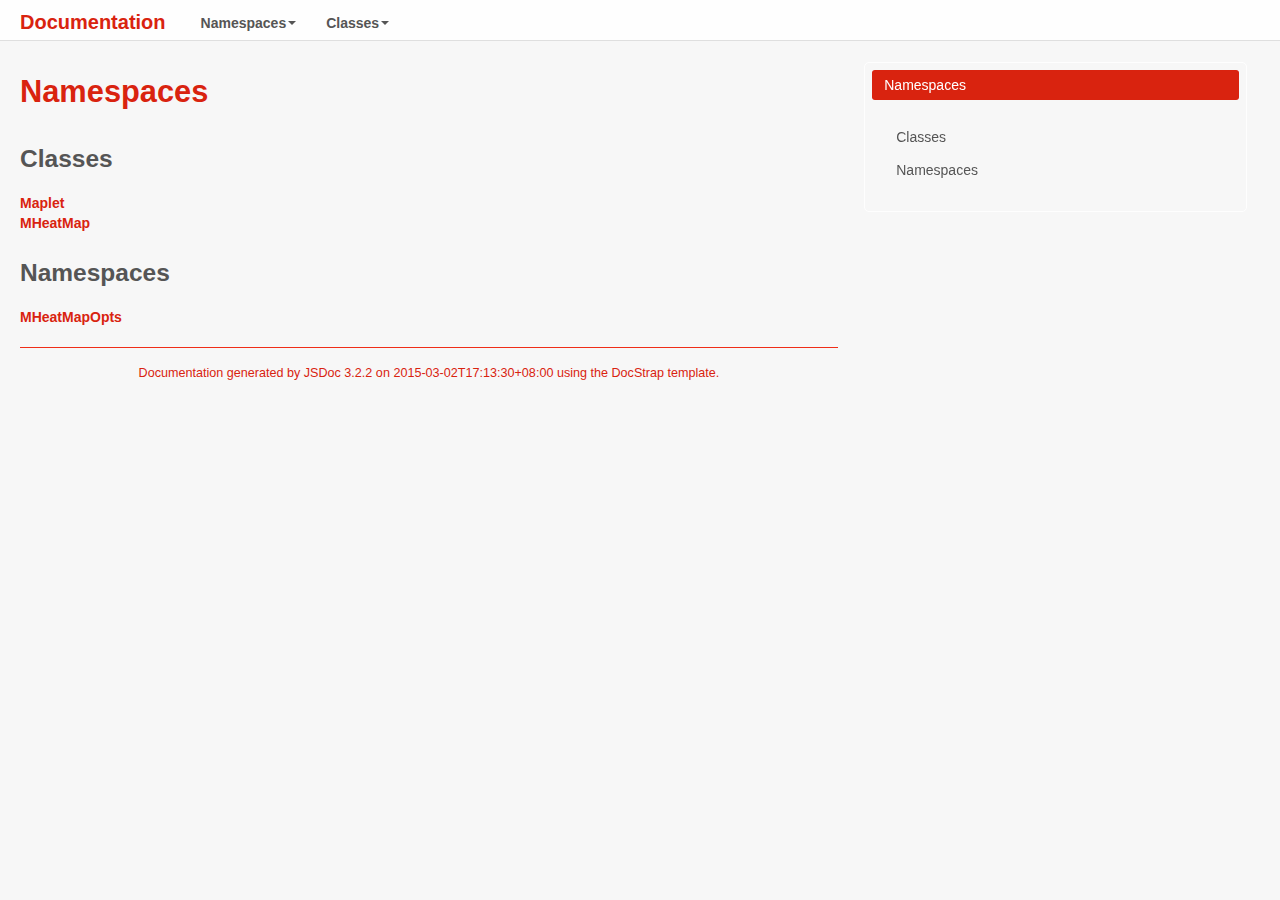
<file: heat-swtx-rlt-Map/doc/namespaces.list.html>
<!DOCTYPE html>

<html lang="en">
<head>
	<meta charset="utf-8">
	<title>Documentation Namespaces</title>

	<!--[if lt IE 9]>
	<script src="//html5shiv.googlecode.com/svn/trunk/html5.js"></script>
	<![endif]-->
	<link type="text/css" rel="stylesheet" href="styles/sunlight.default.css">

	<link type="text/css" rel="stylesheet" href="styles/site.simplex.css">

</head>

<body>
<div class="container-fluid">
	<div class="navbar navbar-fixed-top ">
		<div class="navbar-inner">
			<a class="brand" href="index.html">Documentation</a>
			<ul class="nav">
				
				<li class="dropdown">
					<a href="namespaces.list.html" class="dropdown-toggle" data-toggle="dropdown">Namespaces<b
						class="caret"></b></a>

					<ul class="dropdown-menu ">
						
						<li>
							<a href="MHeatMapOpts.html">MHeatMapOpts</a>
						</li>
						

					</ul>
				</li>
				
				<li class="dropdown">
					<a href="classes.list.html" class="dropdown-toggle" data-toggle="dropdown">Classes<b
						class="caret"></b></a>

					<ul class="dropdown-menu ">
						
						<li>
							<a href="Maplet.html">Maplet</a>
						</li>
						
						<li>
							<a href="MHeatMap.html">MHeatMap</a>
						</li>
						

					</ul>
				</li>
				
			</ul>
		</div>
	</div>

	<div class="row-fluid">

		
		<div class="span8">
			
				<div id="main">
					


	<h1 class="page-title">Namespaces</h1>
<section>

<header>
    <h2>
    
    </h2>
    
</header>

<article>
    <div class="container-overview">
    

    
        

        
<dl class="details">
	

	

	

	

	

	

	

	

	



	

	

	

	
</dl>


        
    
    </div>

    

    

    

    
        <h3 class="subsection-title">Classes</h3>

        <dl>
            <dt><a href="Maplet.html">Maplet</a></dt>
            <dd></dd>
        
            <dt><a href="MHeatMap.html">MHeatMap</a></dt>
            <dd></dd>
        </dl>
    

    
        <h3 class="subsection-title">Namespaces</h3>

        <dl>
            <dt><a href="namespaces.html#MHeatMapOpts"><a href="MHeatMapOpts.html">MHeatMapOpts</a></a></dt>
            <dd></dd>
        </dl>
    

    

    

    

    
</article>

</section>




				</div>

				<div class="clearfix"></div>
				<footer>
					
					
		<span class="jsdoc-message">
		Documentation generated by <a href="https://github.com/jsdoc3/jsdoc">JSDoc 3.2.2</a>
		on 2015-03-02T17:13:30+08:00 using the <a
			href="https://github.com/terryweiss/docstrap">DocStrap template</a>.
		</span>
				</footer>
			</div>

			
			<div class="span3">
				<div id="toc"></div>
			</div>
			
			<br clear="both">
		</div>

	</div>
	<!--<script src="scripts/sunlight.js"></script>-->
	<script src="scripts/docstrap.lib.js"></script>
	<script src="scripts/bootstrap-dropdown.js"></script>
	<script src="scripts/toc.js"></script>

	<script>
		$( function () {
			$( "[id*='$']" ).each( function () {
				var $this = $( this );

				$this.attr( "id", $this.attr( "id" ).replace( "$", "__" ) );
			} );

			$( "#toc" ).toc( {
				anchorName  : function ( i, heading, prefix ) {
					return $( heading ).attr( "id" ) || ( prefix + i );
				},
				selectors   : "h1,h2,h3,h4",
				showAndHide : false,
				scrollTo    : "100px"
			} );

			$( "#toc>ul" ).addClass( "nav nav-pills nav-stacked" );
			$( "#main span[id^='toc']" ).addClass( "toc-shim" );
			$( '.dropdown-toggle' ).dropdown();
//			$( ".tutorial-section pre, .readme-section pre" ).addClass( "sunlight-highlight-javascript" ).addClass( "linenums" );

			$( ".tutorial-section pre, .readme-section pre" ).each( function () {
				var $this = $( this );

				var example = $this.find( "code" );
				exampleText = example.html();
				var lang = /{@lang (.*?)}/.exec( exampleText );
				if ( lang && lang[1] ) {
					exampleText = exampleText.replace( lang[0], "" );
					example.html( exampleText );
					lang = lang[1];
				} else {
					lang = "javascript";
				}

				if ( lang ) {

					$this
						.addClass( "sunlight-highlight-" + lang )
						.addClass( "linenums" )
						.html( example.html() );

				}
			} );

			Sunlight.highlightAll( {
				lineNumbers : false,
				showMenu : true,
				enableDoclinks : true
			} );
		} );
	 </script>



	<!--Navigation and Symbol Display-->
	


	<!--Google Analytics-->
	

</body>
</html>
</file>
<file: heat-swtx-rlt-Map/doc/styles/sunlight.default.css>
/* global styles */
.sunlight-container {
	clear: both !important;
	position: relative !important;
	margin: 10px 0 !important;
}
.sunlight-code-container {
	clear: both !important;
	position: relative !important;
	border: none;
	border-color: #969696 !important;
	background-color: #FFFFFF !important;
}
.sunlight-highlighted, .sunlight-container, .sunlight-container textarea {
	font-family: Consolas, Inconsolata, Monaco, "Courier New" !important;
	font-size: 12px !important;
	line-height: 15px !important;
}
.sunlight-highlighted, .sunlight-container textarea {
	color: #000000 !important;
	margin: 0 !important;
}
.sunlight-container textarea {
	padding-left: 0 !important;
	margin-left: 0 !important;
	margin-right: 0 !important;
	padding-right: 0 !important;
}
.sunlight-code-container > .sunlight-highlighted {
	white-space: pre;
	overflow-x: auto;
	overflow-y: hidden; /* ie requires this wtf? */
}
.sunlight-highlighted {
	z-index: 1;
	position: relative;
}
.sunlight-highlighted * {
	background: transparent;
}
.sunlight-line-number-margin {
	float: left !important;
	margin-right: 5px !important;
	margin-top: 0 !important;
	margin-bottom: 0 !important;
	padding: 0 !important;
	padding-right: 4px !important;
	padding-left: 4px !important;
	border-right: 1px solid #CCCCCC !important;
	background-color: #EEEEEE !important;
	color: #848484 !important;
	text-align: right !important;
	position: relative;
	z-index: 3;
}
.sunlight-highlighted a, .sunlight-line-number-margin a  {
	border: none !important;
	text-decoration: none !important;
	font-weight: normal !important;
	font-style: normal !important;
	padding: 0 !important;
}
.sunlight-line-number-margin a {
	color: inherit !important;
}
.sunlight-line-highlight-overlay {
	position: absolute;
	top: 0;
	left: 0;
	width: 100%;
	z-index: 0;
}
.sunlight-line-highlight-overlay div {
	height: 15px;
	width: 100%;
}
.sunlight-line-highlight-overlay .sunlight-line-highlight-active {
	background-color: #E7FCFA;
}

/* menu */
.sunlight-menu {
	background-color: #FFFFCC;
	color: #000000;
}
.sunlight-menu ul {
	margin: 0 !important;
	padding: 0 !important;
	list-style-type: none !important;
}
.sunlight-menu li {
	float: right !important;
	margin-left: 5px !important;
}
.sunlight-menu a, .sunlight-menu img {
	color: #000099 !important;
	text-decoration: none !important;
	border: none !important;
}




.sunlight-string,
.sunlight-char,
.sunlight-heredoc,
.sunlight-heredocDeclaration,
.sunlight-nowdoc,
.sunlight-longString,
.sunlight-rawString,
.sunlight-binaryString,
.sunlight-rawLongString,
.sunlight-binaryLongString,
.sunlight-verbatimString,
.sunlight-diff .sunlight-removed {
	color: #990000 !important;
}

.sunlight-ident,
.sunlight-operator,
.sunlight-punctuation,
.sunlight-delimiter,
.sunlight-diff .sunlight-unchanged {
	color: #000000 !important;
}

.sunlight-comment,
.sunlight-xmlDocCommentContent,
.sunlight-nginx .sunlight-ssiCommand,
.sunlight-sln .sunlight-formatDeclaration,
.sunlight-diff .sunlight-added {
	color: #009900 !important;
}
.sunlight-number,
.sunlight-guid,
.sunlight-cdata {
	color: #CC6600 !important;
}

.sunlight-named-ident,
.sunlight-constant,
.sunlight-javascript .sunlight-globalVariable,
.sunlight-globalObject,
.sunlight-python .sunlight-attribute,
.sunlight-nginx .sunlight-context,
.sunlight-httpd .sunlight-context,
.sunlight-haskell .sunlight-class,
.sunlight-haskell .sunlight-type,
.sunlight-lisp .sunlight-declarationSpecifier,
.sunlight-erlang .sunlight-userDefinedFunction,
.sunlight-diff .sunlight-header {
	color: #2B91AF !important;
}
.sunlight-keyword,
.sunlight-languageConstruct,
.sunlight-css
.sunlight-element,
.sunlight-bash .sunlight-command,
.sunlight-specialOperator,
.sunlight-erlang .sunlight-moduleAttribute,
.sunlight-xml .sunlight-tagName,
.sunlight-xml .sunlight-operator,
.sunlight-diff .sunlight-modified {
	color: #0000FF !important;
}
.sunlight-shortOpenTag,
.sunlight-openTag,
.sunlight-closeTag,
.sunlight-xmlOpenTag,
.sunlight-xmlCloseTag,
.sunlight-aspOpenTag,
.sunlight-aspCloseTag,
.sunlight-label,
.sunlight-css .sunlight-importantFlag {
	background-color: #FFFF99 !important;
	color: #000000 !important;
}
.sunlight-function,
.sunlight-globalFunction,
.sunlight-ruby .sunlight-specialFunction,
.sunlight-objective-c .sunlight-messageDestination,
.sunlight-6502asm .sunlight-illegalOpcode,
.sunlight-powershell .sunlight-switch,
.sunlight-lisp .sunlight-macro,
.sunlight-lisp .sunlight-specialForm,
.sunlight-lisp .sunlight-type,
.sunlight-sln .sunlight-sectionName,
.sunlight-diff .sunlight-rangeInfo {
	color: #B069AF !important;
}

.sunlight-variable,
.sunlight-specialVariable,
.sunlight-environmentVariable,
.sunlight-objective-c .sunlight-messageArgumentName,
.sunlight-lisp .sunlight-globalVariable,
.sunlight-ruby .sunlight-globalVariable,
.sunlight-ruby .sunlight-instanceVariable,
.sunlight-sln .sunlight-operator {
	color: #325484 !important;
}
.sunlight-regexLiteral,
.sunlight-lisp .sunlight-operator,
.sunlight-6502asm .sunlight-pseudoOp,
.sunlight-erlang .sunlight-macro {
	color: #FF00B2 !important;
}
.sunlight-specialVariable {
	font-style: italic !important;
	font-weight: bold !important;
}
.sunlight-csharp .sunlight-pragma,
.sunlight-preprocessorDirective,
.sunlight-vb .sunlight-compilerDirective,
.sunlight-diff .sunlight-mergeHeader,
.sunlight-diff .sunlight-noNewLine {
	color: #999999 !important;
	font-style: italic !important;
}
.sunlight-xmlDocCommentMeta,
.sunlight-java .sunlight-annotation,
.sunlight-scala .sunlight-annotation,
.sunlight-docComment {
	color: #808080 !important;
}
.sunlight-quotedIdent,
.sunlight-ruby .sunlight-subshellCommand,
.sunlight-lisp .sunlight-keywordArgument,
.sunlight-haskell .sunlight-infixOperator,
.sunlight-erlang .sunlight-quotedAtom {
	color: #999900 !important;
}



/* xml */
.sunlight-xml .sunlight-string {
	color: #990099 !important;
}
.sunlight-xml .sunlight-attribute {
	color: #FF0000 !important;
}
.sunlight-xml .sunlight-entity {
	background-color: #EEEEEE !important;
	color: #000000 !important;
	border: 1px solid #000000 !important;
}
.sunlight-xml .sunlight-doctype {
	color: #2B91AF !important;
}

/* javascript */
.sunlight-javascript .sunlight-reservedWord {
	font-style: italic !important;
}

/* css */
.sunlight-css .sunlight-microsoftFilterPrefix {
	color: #FF00FF !important;
}
.sunlight-css .sunlight-rule {
	color: #0099FF !important;
}
.sunlight-css .sunlight-keyword {
	color: #4E65B8 !important;
}
.sunlight-css .sunlight-class {
	color: #FF0000 !important;
}
.sunlight-css .sunlight-id {
	color: #8A8E13 !important;
}
.sunlight-css .sunlight-pseudoClass,
.sunlight-css .sunlight-pseudoElement {
	color: #368B87 !important;
}

/* bash */
.sunlight-bash .sunlight-hashBang {
	color: #3D97F5 !important;
}
.sunlight-bash .sunlight-verbatimCommand {
	color: #999900 !important;
}
.sunlight-bash .sunlight-variable,
.sunlight-bash .sunlight-specialVariable {
	color: #FF0000 !important;
}

/* python */
.sunlight-python .sunlight-specialMethod {
	font-weight: bold !important;
	color: #A07DD3;
}

/* ruby */
.sunlight-ruby .sunlight-symbol {
	font-weight: bold !important;
	color: #ED7272 !important;
}

/* brainfuck */
.sunlight-brainfuck {
	font-weight: bold !important;
	color: #000000 !important;
}
.sunlight-brainfuck .sunlight-increment {
	background-color: #FF9900 !important;
}
.sunlight-brainfuck .sunlight-decrement {
	background-color: #FF99FF !important;
}
.sunlight-brainfuck .sunlight-incrementPointer {
	background-color: #FFFF99 !important;
}
.sunlight-brainfuck .sunlight-decrementPointer {
	background-color: #66CCFF !important;
}
.sunlight-brainfuck .sunlight-read {
	background-color: #FFFFFF !important;
}
.sunlight-brainfuck .sunlight-write {
	background-color: #99FF99 !important;
}
.sunlight-brainfuck .sunlight-openLoop, .sunlight-brainfuck .sunlight-closeLoop {
	background-color: #FFFFFF !important;
}

/* 6502 asm */
.sunlight-6502asm .sunlight-label {
	font-weight: bold !important;
	color: #000000 !important;
	background: none !important;
}

/* lisp */
.sunlight-lisp .sunlight-macro {
	font-style: italic !important;
}

/* erlang */
.sunlight-erlang .sunlight-atom {
	font-weight: bold !important;
}
</file>
<file: heat-swtx-rlt-Map/doc/styles/site.simplex.css>
/* @import url('//fonts.googleapis.com/css?family=Josefin+Sans:300,400,700');
 *//*!
 * Bootstrap v2.3.2
 *
 * Copyright 2013 Twitter, Inc
 * Licensed under the Apache License v2.0
 * http://www.apache.org/licenses/LICENSE-2.0
 *
 * Designed and built with all the love in the world by @mdo and @fat.
 */
.clearfix {
  *zoom: 1;
}
.clearfix:before,
.clearfix:after {
  display: table;
  content: "";
  line-height: 0;
}
.clearfix:after {
  clear: both;
}
.hide-text {
  font: 0/0 a;
  color: transparent;
  text-shadow: none;
  background-color: transparent;
  border: 0;
}
.input-block-level {
  display: block;
  width: 100%;
  min-height: 30px;
  -webkit-box-sizing: border-box;
  -moz-box-sizing: border-box;
  box-sizing: border-box;
}
article,
aside,
details,
figcaption,
figure,
footer,
header,
hgroup,
nav,
section {
  display: block;
}
audio,
canvas,
video {
  display: inline-block;
  *display: inline;
  *zoom: 1;
}
audio:not([controls]) {
  display: none;
}
html {
  font-size: 100%;
  -webkit-text-size-adjust: 100%;
  -ms-text-size-adjust: 100%;
}
a:focus {
  outline: thin dotted #333;
  outline: 5px auto -webkit-focus-ring-color;
  outline-offset: -2px;
}
a:hover,
a:active {
  outline: 0;
}
sub,
sup {
  position: relative;
  font-size: 75%;
  line-height: 0;
  vertical-align: baseline;
}
sup {
  top: -0.5em;
}
sub {
  bottom: -0.25em;
}
img {
  /* Responsive images (ensure images don't scale beyond their parents) */

  max-width: 100%;
  /* Part 1: Set a maxium relative to the parent */

  width: auto\9;
  /* IE7-8 need help adjusting responsive images */

  height: auto;
  /* Part 2: Scale the height according to the width, otherwise you get stretching */

  vertical-align: middle;
  border: 0;
  -ms-interpolation-mode: bicubic;
}
#map_canvas img,
.google-maps img {
  max-width: none;
}
button,
input,
select,
textarea {
  margin: 0;
  font-size: 100%;
  vertical-align: middle;
}
button,
input {
  *overflow: visible;
  line-height: normal;
}
button::-moz-focus-inner,
input::-moz-focus-inner {
  padding: 0;
  border: 0;
}
button,
html input[type="button"],
input[type="reset"],
input[type="submit"] {
  -webkit-appearance: button;
  cursor: pointer;
}
label,
select,
button,
input[type="button"],
input[type="reset"],
input[type="submit"],
input[type="radio"],
input[type="checkbox"] {
  cursor: pointer;
}
input[type="search"] {
  -webkit-box-sizing: content-box;
  -moz-box-sizing: content-box;
  box-sizing: content-box;
  -webkit-appearance: textfield;
}
input[type="search"]::-webkit-search-decoration,
input[type="search"]::-webkit-search-cancel-button {
  -webkit-appearance: none;
}
textarea {
  overflow: auto;
  vertical-align: top;
}
@media print {
  * {
    text-shadow: none !important;
    color: #000 !important;
    background: transparent !important;
    box-shadow: none !important;
  }
  a,
  a:visited {
    text-decoration: underline;
  }
  a[href]:after {
    content: " (" attr(href) ")";
  }
  abbr[title]:after {
    content: " (" attr(title) ")";
  }
  .ir a:after,
  a[href^="javascript:"]:after,
  a[href^="#"]:after {
    content: "";
  }
  pre,
  blockquote {
    border: 1px solid #999;
    page-break-inside: avoid;
  }
  thead {
    display: table-header-group;
  }
  tr,
  img {
    page-break-inside: avoid;
  }
  img {
    max-width: 100% !important;
  }
  @page  {
    margin: 0.5cm;
  }
  p,
  h2,
  h3 {
    orphans: 3;
    widows: 3;
  }
  h2,
  h3 {
    page-break-after: avoid;
  }
}
body {
  margin: 0;
  font-family: "Helvetica Neue", Helvetica, Arial, sans-serif;
  font-size: 14px;
  line-height: 20px;
  color: #555555;
  background-color: #f7f7f7;
}
a {
  color: #d9230f;
  text-decoration: none;
}
a:hover,
a:focus {
  color: #d9230f;
  text-decoration: underline;
}
.img-rounded {
  -webkit-border-radius: 6px;
  -moz-border-radius: 6px;
  border-radius: 6px;
}
.img-polaroid {
  padding: 4px;
  background-color: #fff;
  border: 1px solid #ccc;
  border: 1px solid rgba(0, 0, 0, 0.2);
  -webkit-box-shadow: 0 1px 3px rgba(0, 0, 0, 0.1);
  -moz-box-shadow: 0 1px 3px rgba(0, 0, 0, 0.1);
  box-shadow: 0 1px 3px rgba(0, 0, 0, 0.1);
}
.img-circle {
  -webkit-border-radius: 500px;
  -moz-border-radius: 500px;
  border-radius: 500px;
}
.row {
  margin-left: -20px;
  *zoom: 1;
}
.row:before,
.row:after {
  display: table;
  content: "";
  line-height: 0;
}
.row:after {
  clear: both;
}
[class*="span"] {
  float: left;
  min-height: 1px;
  margin-left: 20px;
}
.container,
.navbar-static-top .container,
.navbar-fixed-top .container,
.navbar-fixed-bottom .container {
  width: 940px;
}
.span12 {
  width: 940px;
}
.span11 {
  width: 860px;
}
.span10 {
  width: 780px;
}
.span9 {
  width: 700px;
}
.span8 {
  width: 620px;
}
.span7 {
  width: 540px;
}
.span6 {
  width: 460px;
}
.span5 {
  width: 380px;
}
.span4 {
  width: 300px;
}
.span3 {
  width: 220px;
}
.span2 {
  width: 140px;
}
.span1 {
  width: 60px;
}
.offset12 {
  margin-left: 980px;
}
.offset11 {
  margin-left: 900px;
}
.offset10 {
  margin-left: 820px;
}
.offset9 {
  margin-left: 740px;
}
.offset8 {
  margin-left: 660px;
}
.offset7 {
  margin-left: 580px;
}
.offset6 {
  margin-left: 500px;
}
.offset5 {
  margin-left: 420px;
}
.offset4 {
  margin-left: 340px;
}
.offset3 {
  margin-left: 260px;
}
.offset2 {
  margin-left: 180px;
}
.offset1 {
  margin-left: 100px;
}
.row-fluid {
  width: 100%;
  *zoom: 1;
}
.row-fluid:before,
.row-fluid:after {
  display: table;
  content: "";
  line-height: 0;
}
.row-fluid:after {
  clear: both;
}
.row-fluid [class*="span"] {
  display: block;
  width: 100%;
  min-height: 30px;
  -webkit-box-sizing: border-box;
  -moz-box-sizing: border-box;
  box-sizing: border-box;
  float: left;
  margin-left: 2.127659574468085%;
  *margin-left: 2.074468085106383%;
}
.row-fluid [class*="span"]:first-child {
  margin-left: 0;
}
.row-fluid .controls-row [class*="span"] + [class*="span"] {
  margin-left: 2.127659574468085%;
}
.row-fluid .span12 {
  width: 100%;
  *width: 99.94680851063829%;
}
.row-fluid .span11 {
  width: 91.48936170212765%;
  *width: 91.43617021276594%;
}
.row-fluid .span10 {
  width: 82.97872340425532%;
  *width: 82.92553191489361%;
}
.row-fluid .span9 {
  width: 74.46808510638297%;
  *width: 74.41489361702126%;
}
.row-fluid .span8 {
  width: 65.95744680851064%;
  *width: 65.90425531914893%;
}
.row-fluid .span7 {
  width: 57.44680851063829%;
  *width: 57.39361702127659%;
}
.row-fluid .span6 {
  width: 48.93617021276595%;
  *width: 48.88297872340425%;
}
.row-fluid .span5 {
  width: 40.42553191489362%;
  *width: 40.37234042553192%;
}
.row-fluid .span4 {
  width: 31.914893617021278%;
  *width: 31.861702127659576%;
}
.row-fluid .span3 {
  width: 23.404255319148934%;
  *width: 23.351063829787233%;
}
.row-fluid .span2 {
  width: 14.893617021276595%;
  *width: 14.840425531914894%;
}
.row-fluid .span1 {
  width: 6.382978723404255%;
  *width: 6.329787234042553%;
}
.row-fluid .offset12 {
  margin-left: 104.25531914893617%;
  *margin-left: 104.14893617021275%;
}
.row-fluid .offset12:first-child {
  margin-left: 102.12765957446808%;
  *margin-left: 102.02127659574467%;
}
.row-fluid .offset11 {
  margin-left: 95.74468085106382%;
  *margin-left: 95.6382978723404%;
}
.row-fluid .offset11:first-child {
  margin-left: 93.61702127659574%;
  *margin-left: 93.51063829787232%;
}
.row-fluid .offset10 {
  margin-left: 87.23404255319149%;
  *margin-left: 87.12765957446807%;
}
.row-fluid .offset10:first-child {
  margin-left: 85.1063829787234%;
  *margin-left: 84.99999999999999%;
}
.row-fluid .offset9 {
  margin-left: 78.72340425531914%;
  *margin-left: 78.61702127659572%;
}
.row-fluid .offset9:first-child {
  margin-left: 76.59574468085106%;
  *margin-left: 76.48936170212764%;
}
.row-fluid .offset8 {
  margin-left: 70.2127659574468%;
  *margin-left: 70.10638297872339%;
}
.row-fluid .offset8:first-child {
  margin-left: 68.08510638297872%;
  *margin-left: 67.9787234042553%;
}
.row-fluid .offset7 {
  margin-left: 61.70212765957446%;
  *margin-left: 61.59574468085106%;
}
.row-fluid .offset7:first-child {
  margin-left: 59.574468085106375%;
  *margin-left: 59.46808510638297%;
}
.row-fluid .offset6 {
  margin-left: 53.191489361702125%;
  *margin-left: 53.085106382978715%;
}
.row-fluid .offset6:first-child {
  margin-left: 51.063829787234035%;
  *margin-left: 50.95744680851063%;
}
.row-fluid .offset5 {
  margin-left: 44.68085106382979%;
  *margin-left: 44.57446808510638%;
}
.row-fluid .offset5:first-child {
  margin-left: 42.5531914893617%;
  *margin-left: 42.4468085106383%;
}
.row-fluid .offset4 {
  margin-left: 36.170212765957444%;
  *margin-left: 36.06382978723405%;
}
.row-fluid .offset4:first-child {
  margin-left: 34.04255319148936%;
  *margin-left: 33.93617021276596%;
}
.row-fluid .offset3 {
  margin-left: 27.659574468085104%;
  *margin-left: 27.5531914893617%;
}
.row-fluid .offset3:first-child {
  margin-left: 25.53191489361702%;
  *margin-left: 25.425531914893618%;
}
.row-fluid .offset2 {
  margin-left: 19.148936170212764%;
  *margin-left: 19.04255319148936%;
}
.row-fluid .offset2:first-child {
  margin-left: 17.02127659574468%;
  *margin-left: 16.914893617021278%;
}
.row-fluid .offset1 {
  margin-left: 10.638297872340425%;
  *margin-left: 10.53191489361702%;
}
.row-fluid .offset1:first-child {
  margin-left: 8.51063829787234%;
  *margin-left: 8.404255319148938%;
}
[class*="span"].hide,
.row-fluid [class*="span"].hide {
  display: none;
}
[class*="span"].pull-right,
.row-fluid [class*="span"].pull-right {
  float: right;
}
.container {
  margin-right: auto;
  margin-left: auto;
  *zoom: 1;
}
.container:before,
.container:after {
  display: table;
  content: "";
  line-height: 0;
}
.container:after {
  clear: both;
}
.container-fluid {
  padding-right: 20px;
  padding-left: 20px;
  *zoom: 1;
}
.container-fluid:before,
.container-fluid:after {
  display: table;
  content: "";
  line-height: 0;
}
.container-fluid:after {
  clear: both;
}
p {
  margin: 0 0 10px;
}
.lead {
  margin-bottom: 20px;
  font-size: 21px;
  font-weight: 200;
  line-height: 30px;
}
small {
  font-size: 85%;
}
strong {
  font-weight: bold;
}
em {
  font-style: italic;
}
cite {
  font-style: normal;
}
.muted {
  color: #999999;
}
a.muted:hover,
a.muted:focus {
  color: #808080;
}
.text-warning {
  color: #d9831f;
}
a.text-warning:hover,
a.text-warning:focus {
  color: #ac6819;
}
.text-error {
  color: #d9230f;
}
a.text-error:hover,
a.text-error:focus {
  color: #a91b0c;
}
.text-info {
  color: #029acf;
}
a.text-info:hover,
a.text-info:focus {
  color: #02749c;
}
.text-success {
  color: #3d9400;
}
a.text-success:hover,
a.text-success:focus {
  color: #286100;
}
.text-left {
  text-align: left;
}
.text-right {
  text-align: right;
}
.text-center {
  text-align: center;
}
h1,
h2,
h3,
h4,
h5,
h6 {
  margin: 10px 0;
  font-family: "Josefin Sans", "Helvetica Neue", Helvetica, Arial, sans-serif;
  font-weight: bold;
  line-height: 20px;
  color: inherit;
  text-rendering: optimizelegibility;
}
h1 small,
h2 small,
h3 small,
h4 small,
h5 small,
h6 small {
  font-weight: normal;
  line-height: 1;
  color: #999999;
}
h1,
h2,
h3 {
  line-height: 40px;
}
h1 {
  font-size: 38.5px;
}
h2 {
  font-size: 31.5px;
}
h3 {
  font-size: 24.5px;
}
h4 {
  font-size: 17.5px;
}
h5 {
  font-size: 14px;
}
h6 {
  font-size: 11.9px;
}
h1 small {
  font-size: 24.5px;
}
h2 small {
  font-size: 17.5px;
}
h3 small {
  font-size: 14px;
}
h4 small {
  font-size: 14px;
}
.page-header {
  padding-bottom: 9px;
  margin: 20px 0 30px;
  border-bottom: 1px solid #eeeeee;
}
ul,
ol {
  padding: 0;
  margin: 0 0 10px 25px;
}
ul ul,
ul ol,
ol ol,
ol ul {
  margin-bottom: 0;
}
li {
  line-height: 20px;
}
ul.unstyled,
ol.unstyled {
  margin-left: 0;
  list-style: none;
}
ul.inline,
ol.inline {
  margin-left: 0;
  list-style: none;
}
ul.inline > li,
ol.inline > li {
  display: inline-block;
  *display: inline;
  /* IE7 inline-block hack */

  *zoom: 1;
  padding-left: 5px;
  padding-right: 5px;
}
dl {
  margin-bottom: 20px;
}
dt,
dd {
  line-height: 20px;
}
dt {
  font-weight: bold;
}
dd {
  margin-left: 10px;
}
.dl-horizontal {
  *zoom: 1;
}
.dl-horizontal:before,
.dl-horizontal:after {
  display: table;
  content: "";
  line-height: 0;
}
.dl-horizontal:after {
  clear: both;
}
.dl-horizontal dt {
  float: left;
  width: 160px;
  clear: left;
  text-align: right;
  overflow: hidden;
  text-overflow: ellipsis;
  white-space: nowrap;
}
.dl-horizontal dd {
  margin-left: 180px;
}
hr {
  margin: 20px 0;
  border: 0;
  border-top: 1px solid #eeeeee;
  border-bottom: 1px solid #ffffff;
}
abbr[title],
abbr[data-original-title] {
  cursor: help;
  border-bottom: 1px dotted #999999;
}
abbr.initialism {
  font-size: 90%;
  text-transform: uppercase;
}
blockquote {
  padding: 0 0 0 15px;
  margin: 0 0 20px;
  border-left: 5px solid #eeeeee;
}
blockquote p {
  margin-bottom: 0;
  font-size: 17.5px;
  font-weight: 300;
  line-height: 1.25;
}
blockquote small {
  display: block;
  line-height: 20px;
  color: #999999;
}
blockquote small:before {
  content: '\2014 \00A0';
}
blockquote.pull-right {
  float: right;
  padding-right: 15px;
  padding-left: 0;
  border-right: 5px solid #eeeeee;
  border-left: 0;
}
blockquote.pull-right p,
blockquote.pull-right small {
  text-align: right;
}
blockquote.pull-right small:before {
  content: '';
}
blockquote.pull-right small:after {
  content: '\00A0 \2014';
}
q:before,
q:after,
blockquote:before,
blockquote:after {
  content: "";
}
address {
  display: block;
  margin-bottom: 20px;
  font-style: normal;
  line-height: 20px;
}
code,
pre {
  padding: 0 3px 2px;
  font-family: Menlo, Monaco, Consolas, "Courier New", monospace;
  font-size: 12px;
  color: #333333;
  -webkit-border-radius: 3px;
  -moz-border-radius: 3px;
  border-radius: 3px;
}
code {
  padding: 2px 4px;
  color: #d14;
  background-color: #f7f7f9;
  border: 1px solid #e1e1e8;
  white-space: nowrap;
}
pre {
  display: block;
  padding: 9.5px;
  margin: 0 0 10px;
  font-size: 13px;
  line-height: 20px;
  word-break: break-all;
  word-wrap: break-word;
  white-space: pre;
  white-space: pre-wrap;
  background-color: #f5f5f5;
  border: 1px solid #ccc;
  border: 1px solid rgba(0, 0, 0, 0.15);
  -webkit-border-radius: 0;
  -moz-border-radius: 0;
  border-radius: 0;
}
pre.prettyprint {
  margin-bottom: 20px;
}
pre code {
  padding: 0;
  color: inherit;
  white-space: pre;
  white-space: pre-wrap;
  background-color: transparent;
  border: 0;
}
.pre-scrollable {
  max-height: 340px;
  overflow-y: scroll;
}
form {
  margin: 0 0 20px;
}
fieldset {
  padding: 0;
  margin: 0;
  border: 0;
}
legend {
  display: block;
  width: 100%;
  padding: 0;
  margin-bottom: 20px;
  font-size: 21px;
  line-height: 40px;
  color: #333333;
  border: 0;
  border-bottom: 1px solid #e5e5e5;
}
legend small {
  font-size: 15px;
  color: #999999;
}
label,
input,
button,
select,
textarea {
  font-size: 14px;
  font-weight: normal;
  line-height: 20px;
}
input,
button,
select,
textarea {
  font-family: "Helvetica Neue", Helvetica, Arial, sans-serif;
}
label {
  display: block;
  margin-bottom: 5px;
}
select,
textarea,
input[type="text"],
input[type="password"],
input[type="datetime"],
input[type="datetime-local"],
input[type="date"],
input[type="month"],
input[type="time"],
input[type="week"],
input[type="number"],
input[type="email"],
input[type="url"],
input[type="search"],
input[type="tel"],
input[type="color"],
.uneditable-input {
  display: inline-block;
  height: 20px;
  padding: 4px 6px;
  margin-bottom: 10px;
  font-size: 14px;
  line-height: 20px;
  color: #555555;
  -webkit-border-radius: 0;
  -moz-border-radius: 0;
  border-radius: 0;
  vertical-align: middle;
}
input,
textarea,
.uneditable-input {
  width: 206px;
}
textarea {
  height: auto;
}
textarea,
input[type="text"],
input[type="password"],
input[type="datetime"],
input[type="datetime-local"],
input[type="date"],
input[type="month"],
input[type="time"],
input[type="week"],
input[type="number"],
input[type="email"],
input[type="url"],
input[type="search"],
input[type="tel"],
input[type="color"],
.uneditable-input {
  background-color: #ffffff;
  border: 1px solid #cccccc;
  -webkit-box-shadow: inset 0 1px 1px rgba(0, 0, 0, 0.075);
  -moz-box-shadow: inset 0 1px 1px rgba(0, 0, 0, 0.075);
  box-shadow: inset 0 1px 1px rgba(0, 0, 0, 0.075);
  -webkit-transition: border linear .2s, box-shadow linear .2s;
  -moz-transition: border linear .2s, box-shadow linear .2s;
  -o-transition: border linear .2s, box-shadow linear .2s;
  transition: border linear .2s, box-shadow linear .2s;
}
textarea:focus,
input[type="text"]:focus,
input[type="password"]:focus,
input[type="datetime"]:focus,
input[type="datetime-local"]:focus,
input[type="date"]:focus,
input[type="month"]:focus,
input[type="time"]:focus,
input[type="week"]:focus,
input[type="number"]:focus,
input[type="email"]:focus,
input[type="url"]:focus,
input[type="search"]:focus,
input[type="tel"]:focus,
input[type="color"]:focus,
.uneditable-input:focus {
  border-color: rgba(82, 168, 236, 0.8);
  outline: 0;
  outline: thin dotted \9;
  /* IE6-9 */

  -webkit-box-shadow: inset 0 1px 1px rgba(0,0,0,.075), 0 0 8px rgba(82,168,236,.6);
  -moz-box-shadow: inset 0 1px 1px rgba(0,0,0,.075), 0 0 8px rgba(82,168,236,.6);
  box-shadow: inset 0 1px 1px rgba(0,0,0,.075), 0 0 8px rgba(82,168,236,.6);
}
input[type="radio"],
input[type="checkbox"] {
  margin: 4px 0 0;
  *margin-top: 0;
  /* IE7 */

  margin-top: 1px \9;
  /* IE8-9 */

  line-height: normal;
}
input[type="file"],
input[type="image"],
input[type="submit"],
input[type="reset"],
input[type="button"],
input[type="radio"],
input[type="checkbox"] {
  width: auto;
}
select,
input[type="file"] {
  height: 30px;
  /* In IE7, the height of the select element cannot be changed by height, only font-size */

  *margin-top: 4px;
  /* For IE7, add top margin to align select with labels */

  line-height: 30px;
}
select {
  width: 220px;
  border: 1px solid #cccccc;
  background-color: #ffffff;
}
select[multiple],
select[size] {
  height: auto;
}
select:focus,
input[type="file"]:focus,
input[type="radio"]:focus,
input[type="checkbox"]:focus {
  outline: thin dotted #333;
  outline: 5px auto -webkit-focus-ring-color;
  outline-offset: -2px;
}
.uneditable-input,
.uneditable-textarea {
  color: #999999;
  background-color: #fcfcfc;
  border-color: #cccccc;
  -webkit-box-shadow: inset 0 1px 2px rgba(0, 0, 0, 0.025);
  -moz-box-shadow: inset 0 1px 2px rgba(0, 0, 0, 0.025);
  box-shadow: inset 0 1px 2px rgba(0, 0, 0, 0.025);
  cursor: not-allowed;
}
.uneditable-input {
  overflow: hidden;
  white-space: nowrap;
}
.uneditable-textarea {
  width: auto;
  height: auto;
}
input:-moz-placeholder,
textarea:-moz-placeholder {
  color: #999999;
}
input:-ms-input-placeholder,
textarea:-ms-input-placeholder {
  color: #999999;
}
input::-webkit-input-placeholder,
textarea::-webkit-input-placeholder {
  color: #999999;
}
.radio,
.checkbox {
  min-height: 20px;
  padding-left: 20px;
}
.radio input[type="radio"],
.checkbox input[type="checkbox"] {
  float: left;
  margin-left: -20px;
}
.controls > .radio:first-child,
.controls > .checkbox:first-child {
  padding-top: 5px;
}
.radio.inline,
.checkbox.inline {
  display: inline-block;
  padding-top: 5px;
  margin-bottom: 0;
  vertical-align: middle;
}
.radio.inline + .radio.inline,
.checkbox.inline + .checkbox.inline {
  margin-left: 10px;
}
.input-mini {
  width: 60px;
}
.input-small {
  width: 90px;
}
.input-medium {
  width: 150px;
}
.input-large {
  width: 210px;
}
.input-xlarge {
  width: 270px;
}
.input-xxlarge {
  width: 530px;
}
input[class*="span"],
select[class*="span"],
textarea[class*="span"],
.uneditable-input[class*="span"],
.row-fluid input[class*="span"],
.row-fluid select[class*="span"],
.row-fluid textarea[class*="span"],
.row-fluid .uneditable-input[class*="span"] {
  float: none;
  margin-left: 0;
}
.input-append input[class*="span"],
.input-append .uneditable-input[class*="span"],
.input-prepend input[class*="span"],
.input-prepend .uneditable-input[class*="span"],
.row-fluid input[class*="span"],
.row-fluid select[class*="span"],
.row-fluid textarea[class*="span"],
.row-fluid .uneditable-input[class*="span"],
.row-fluid .input-prepend [class*="span"],
.row-fluid .input-append [class*="span"] {
  display: inline-block;
}
input,
textarea,
.uneditable-input {
  margin-left: 0;
}
.controls-row [class*="span"] + [class*="span"] {
  margin-left: 20px;
}
input.span12,
textarea.span12,
.uneditable-input.span12 {
  width: 926px;
}
input.span11,
textarea.span11,
.uneditable-input.span11 {
  width: 846px;
}
input.span10,
textarea.span10,
.uneditable-input.span10 {
  width: 766px;
}
input.span9,
textarea.span9,
.uneditable-input.span9 {
  width: 686px;
}
input.span8,
textarea.span8,
.uneditable-input.span8 {
  width: 606px;
}
input.span7,
textarea.span7,
.uneditable-input.span7 {
  width: 526px;
}
input.span6,
textarea.span6,
.uneditable-input.span6 {
  width: 446px;
}
input.span5,
textarea.span5,
.uneditable-input.span5 {
  width: 366px;
}
input.span4,
textarea.span4,
.uneditable-input.span4 {
  width: 286px;
}
input.span3,
textarea.span3,
.uneditable-input.span3 {
  width: 206px;
}
input.span2,
textarea.span2,
.uneditable-input.span2 {
  width: 126px;
}
input.span1,
textarea.span1,
.uneditable-input.span1 {
  width: 46px;
}
.controls-row {
  *zoom: 1;
}
.controls-row:before,
.controls-row:after {
  display: table;
  content: "";
  line-height: 0;
}
.controls-row:after {
  clear: both;
}
.controls-row [class*="span"],
.row-fluid .controls-row [class*="span"] {
  float: left;
}
.controls-row .checkbox[class*="span"],
.controls-row .radio[class*="span"] {
  padding-top: 5px;
}
input[disabled],
select[disabled],
textarea[disabled],
input[readonly],
select[readonly],
textarea[readonly] {
  cursor: not-allowed;
  background-color: #eeeeee;
}
input[type="radio"][disabled],
input[type="checkbox"][disabled],
input[type="radio"][readonly],
input[type="checkbox"][readonly] {
  background-color: transparent;
}
.control-group.warning .control-label,
.control-group.warning .help-block,
.control-group.warning .help-inline {
  color: #d9831f;
}
.control-group.warning .checkbox,
.control-group.warning .radio,
.control-group.warning input,
.control-group.warning select,
.control-group.warning textarea {
  color: #d9831f;
}
.control-group.warning input,
.control-group.warning select,
.control-group.warning textarea {
  border-color: #d9831f;
  -webkit-box-shadow: inset 0 1px 1px rgba(0, 0, 0, 0.075);
  -moz-box-shadow: inset 0 1px 1px rgba(0, 0, 0, 0.075);
  box-shadow: inset 0 1px 1px rgba(0, 0, 0, 0.075);
}
.control-group.warning input:focus,
.control-group.warning select:focus,
.control-group.warning textarea:focus {
  border-color: #ac6819;
  -webkit-box-shadow: inset 0 1px 1px rgba(0, 0, 0, 0.075), 0 0 6px #ebb473;
  -moz-box-shadow: inset 0 1px 1px rgba(0, 0, 0, 0.075), 0 0 6px #ebb473;
  box-shadow: inset 0 1px 1px rgba(0, 0, 0, 0.075), 0 0 6px #ebb473;
}
.control-group.warning .input-prepend .add-on,
.control-group.warning .input-append .add-on {
  color: #d9831f;
  background-color: #fcf8e3;
  border-color: #d9831f;
}
.control-group.error .control-label,
.control-group.error .help-block,
.control-group.error .help-inline {
  color: #d9230f;
}
.control-group.error .checkbox,
.control-group.error .radio,
.control-group.error input,
.control-group.error select,
.control-group.error textarea {
  color: #d9230f;
}
.control-group.error input,
.control-group.error select,
.control-group.error textarea {
  border-color: #d9230f;
  -webkit-box-shadow: inset 0 1px 1px rgba(0, 0, 0, 0.075);
  -moz-box-shadow: inset 0 1px 1px rgba(0, 0, 0, 0.075);
  box-shadow: inset 0 1px 1px rgba(0, 0, 0, 0.075);
}
.control-group.error input:focus,
.control-group.error select:focus,
.control-group.error textarea:focus {
  border-color: #a91b0c;
  -webkit-box-shadow: inset 0 1px 1px rgba(0, 0, 0, 0.075), 0 0 6px #f46a5a;
  -moz-box-shadow: inset 0 1px 1px rgba(0, 0, 0, 0.075), 0 0 6px #f46a5a;
  box-shadow: inset 0 1px 1px rgba(0, 0, 0, 0.075), 0 0 6px #f46a5a;
}
.control-group.error .input-prepend .add-on,
.control-group.error .input-append .add-on {
  color: #d9230f;
  background-color: #f2dede;
  border-color: #d9230f;
}
.control-group.success .control-label,
.control-group.success .help-block,
.control-group.success .help-inline {
  color: #3d9400;
}
.control-group.success .checkbox,
.control-group.success .radio,
.control-group.success input,
.control-group.success select,
.control-group.success textarea {
  color: #3d9400;
}
.control-group.success input,
.control-group.success select,
.control-group.success textarea {
  border-color: #3d9400;
  -webkit-box-shadow: inset 0 1px 1px rgba(0, 0, 0, 0.075);
  -moz-box-shadow: inset 0 1px 1px rgba(0, 0, 0, 0.075);
  box-shadow: inset 0 1px 1px rgba(0, 0, 0, 0.075);
}
.control-group.success input:focus,
.control-group.success select:focus,
.control-group.success textarea:focus {
  border-color: #286100;
  -webkit-box-shadow: inset 0 1px 1px rgba(0, 0, 0, 0.075), 0 0 6px #67fa00;
  -moz-box-shadow: inset 0 1px 1px rgba(0, 0, 0, 0.075), 0 0 6px #67fa00;
  box-shadow: inset 0 1px 1px rgba(0, 0, 0, 0.075), 0 0 6px #67fa00;
}
.control-group.success .input-prepend .add-on,
.control-group.success .input-append .add-on {
  color: #3d9400;
  background-color: #dff0d8;
  border-color: #3d9400;
}
.control-group.info .control-label,
.control-group.info .help-block,
.control-group.info .help-inline {
  color: #029acf;
}
.control-group.info .checkbox,
.control-group.info .radio,
.control-group.info input,
.control-group.info select,
.control-group.info textarea {
  color: #029acf;
}
.control-group.info input,
.control-group.info select,
.control-group.info textarea {
  border-color: #029acf;
  -webkit-box-shadow: inset 0 1px 1px rgba(0, 0, 0, 0.075);
  -moz-box-shadow: inset 0 1px 1px rgba(0, 0, 0, 0.075);
  box-shadow: inset 0 1px 1px rgba(0, 0, 0, 0.075);
}
.control-group.info input:focus,
.control-group.info select:focus,
.control-group.info textarea:focus {
  border-color: #02749c;
  -webkit-box-shadow: inset 0 1px 1px rgba(0, 0, 0, 0.075), 0 0 6px #3acbfd;
  -moz-box-shadow: inset 0 1px 1px rgba(0, 0, 0, 0.075), 0 0 6px #3acbfd;
  box-shadow: inset 0 1px 1px rgba(0, 0, 0, 0.075), 0 0 6px #3acbfd;
}
.control-group.info .input-prepend .add-on,
.control-group.info .input-append .add-on {
  color: #029acf;
  background-color: #d9edf7;
  border-color: #029acf;
}
input:focus:invalid,
textarea:focus:invalid,
select:focus:invalid {
  color: #b94a48;
  border-color: #ee5f5b;
}
input:focus:invalid:focus,
textarea:focus:invalid:focus,
select:focus:invalid:focus {
  border-color: #e9322d;
  -webkit-box-shadow: 0 0 6px #f8b9b7;
  -moz-box-shadow: 0 0 6px #f8b9b7;
  box-shadow: 0 0 6px #f8b9b7;
}
.form-actions {
  padding: 19px 20px 20px;
  margin-top: 20px;
  margin-bottom: 20px;
  background-color: #f5f5f5;
  border-top: 1px solid #e5e5e5;
  *zoom: 1;
}
.form-actions:before,
.form-actions:after {
  display: table;
  content: "";
  line-height: 0;
}
.form-actions:after {
  clear: both;
}
.help-block,
.help-inline {
  color: #7b7b7b;
}
.help-block {
  display: block;
  margin-bottom: 10px;
}
.help-inline {
  display: inline-block;
  *display: inline;
  /* IE7 inline-block hack */

  *zoom: 1;
  vertical-align: middle;
  padding-left: 5px;
}
.input-append,
.input-prepend {
  display: inline-block;
  margin-bottom: 10px;
  vertical-align: middle;
  font-size: 0;
  white-space: nowrap;
}
.input-append input,
.input-prepend input,
.input-append select,
.input-prepend select,
.input-append .uneditable-input,
.input-prepend .uneditable-input,
.input-append .dropdown-menu,
.input-prepend .dropdown-menu,
.input-append .popover,
.input-prepend .popover {
  font-size: 14px;
}
.input-append input,
.input-prepend input,
.input-append select,
.input-prepend select,
.input-append .uneditable-input,
.input-prepend .uneditable-input {
  position: relative;
  margin-bottom: 0;
  *margin-left: 0;
  vertical-align: top;
  -webkit-border-radius: 0 0 0 0;
  -moz-border-radius: 0 0 0 0;
  border-radius: 0 0 0 0;
}
.input-append input:focus,
.input-prepend input:focus,
.input-append select:focus,
.input-prepend select:focus,
.input-append .uneditable-input:focus,
.input-prepend .uneditable-input:focus {
  z-index: 2;
}
.input-append .add-on,
.input-prepend .add-on {
  display: inline-block;
  width: auto;
  height: 20px;
  min-width: 16px;
  padding: 4px 5px;
  font-size: 14px;
  font-weight: normal;
  line-height: 20px;
  text-align: center;
  text-shadow: 0 1px 0 #ffffff;
  background-color: #eeeeee;
  border: 1px solid #ccc;
}
.input-append .add-on,
.input-prepend .add-on,
.input-append .btn,
.input-prepend .btn,
.input-append .btn-group > .dropdown-toggle,
.input-prepend .btn-group > .dropdown-toggle {
  vertical-align: top;
  -webkit-border-radius: 0;
  -moz-border-radius: 0;
  border-radius: 0;
}
.input-append .active,
.input-prepend .active {
  background-color: #84ff2e;
  border-color: #3d9400;
}
.input-prepend .add-on,
.input-prepend .btn {
  margin-right: -1px;
}
.input-prepend .add-on:first-child,
.input-prepend .btn:first-child {
  -webkit-border-radius: 0 0 0 0;
  -moz-border-radius: 0 0 0 0;
  border-radius: 0 0 0 0;
}
.input-append input,
.input-append select,
.input-append .uneditable-input {
  -webkit-border-radius: 0 0 0 0;
  -moz-border-radius: 0 0 0 0;
  border-radius: 0 0 0 0;
}
.input-append input + .btn-group .btn:last-child,
.input-append select + .btn-group .btn:last-child,
.input-append .uneditable-input + .btn-group .btn:last-child {
  -webkit-border-radius: 0 0 0 0;
  -moz-border-radius: 0 0 0 0;
  border-radius: 0 0 0 0;
}
.input-append .add-on,
.input-append .btn,
.input-append .btn-group {
  margin-left: -1px;
}
.input-append .add-on:last-child,
.input-append .btn:last-child,
.input-append .btn-group:last-child > .dropdown-toggle {
  -webkit-border-radius: 0 0 0 0;
  -moz-border-radius: 0 0 0 0;
  border-radius: 0 0 0 0;
}
.input-prepend.input-append input,
.input-prepend.input-append select,
.input-prepend.input-append .uneditable-input {
  -webkit-border-radius: 0;
  -moz-border-radius: 0;
  border-radius: 0;
}
.input-prepend.input-append input + .btn-group .btn,
.input-prepend.input-append select + .btn-group .btn,
.input-prepend.input-append .uneditable-input + .btn-group .btn {
  -webkit-border-radius: 0 0 0 0;
  -moz-border-radius: 0 0 0 0;
  border-radius: 0 0 0 0;
}
.input-prepend.input-append .add-on:first-child,
.input-prepend.input-append .btn:first-child {
  margin-right: -1px;
  -webkit-border-radius: 0 0 0 0;
  -moz-border-radius: 0 0 0 0;
  border-radius: 0 0 0 0;
}
.input-prepend.input-append .add-on:last-child,
.input-prepend.input-append .btn:last-child {
  margin-left: -1px;
  -webkit-border-radius: 0 0 0 0;
  -moz-border-radius: 0 0 0 0;
  border-radius: 0 0 0 0;
}
.input-prepend.input-append .btn-group:first-child {
  margin-left: 0;
}
input.search-query {
  padding-right: 14px;
  padding-right: 4px \9;
  padding-left: 14px;
  padding-left: 4px \9;
  /* IE7-8 doesn't have border-radius, so don't indent the padding */

  margin-bottom: 0;
  -webkit-border-radius: 15px;
  -moz-border-radius: 15px;
  border-radius: 15px;
}
/* Allow for input prepend/append in search forms */
.form-search .input-append .search-query,
.form-search .input-prepend .search-query {
  -webkit-border-radius: 0;
  -moz-border-radius: 0;
  border-radius: 0;
}
.form-search .input-append .search-query {
  -webkit-border-radius: 14px 0 0 14px;
  -moz-border-radius: 14px 0 0 14px;
  border-radius: 14px 0 0 14px;
}
.form-search .input-append .btn {
  -webkit-border-radius: 0 14px 14px 0;
  -moz-border-radius: 0 14px 14px 0;
  border-radius: 0 14px 14px 0;
}
.form-search .input-prepend .search-query {
  -webkit-border-radius: 0 14px 14px 0;
  -moz-border-radius: 0 14px 14px 0;
  border-radius: 0 14px 14px 0;
}
.form-search .input-prepend .btn {
  -webkit-border-radius: 14px 0 0 14px;
  -moz-border-radius: 14px 0 0 14px;
  border-radius: 14px 0 0 14px;
}
.form-search input,
.form-inline input,
.form-horizontal input,
.form-search textarea,
.form-inline textarea,
.form-horizontal textarea,
.form-search select,
.form-inline select,
.form-horizontal select,
.form-search .help-inline,
.form-inline .help-inline,
.form-horizontal .help-inline,
.form-search .uneditable-input,
.form-inline .uneditable-input,
.form-horizontal .uneditable-input,
.form-search .input-prepend,
.form-inline .input-prepend,
.form-horizontal .input-prepend,
.form-search .input-append,
.form-inline .input-append,
.form-horizontal .input-append {
  display: inline-block;
  *display: inline;
  /* IE7 inline-block hack */

  *zoom: 1;
  margin-bottom: 0;
  vertical-align: middle;
}
.form-search .hide,
.form-inline .hide,
.form-horizontal .hide {
  display: none;
}
.form-search label,
.form-inline label,
.form-search .btn-group,
.form-inline .btn-group {
  display: inline-block;
}
.form-search .input-append,
.form-inline .input-append,
.form-search .input-prepend,
.form-inline .input-prepend {
  margin-bottom: 0;
}
.form-search .radio,
.form-search .checkbox,
.form-inline .radio,
.form-inline .checkbox {
  padding-left: 0;
  margin-bottom: 0;
  vertical-align: middle;
}
.form-search .radio input[type="radio"],
.form-search .checkbox input[type="checkbox"],
.form-inline .radio input[type="radio"],
.form-inline .checkbox input[type="checkbox"] {
  float: left;
  margin-right: 3px;
  margin-left: 0;
}
.control-group {
  margin-bottom: 10px;
}
legend + .control-group {
  margin-top: 20px;
  -webkit-margin-top-collapse: separate;
}
.form-horizontal .control-group {
  margin-bottom: 20px;
  *zoom: 1;
}
.form-horizontal .control-group:before,
.form-horizontal .control-group:after {
  display: table;
  content: "";
  line-height: 0;
}
.form-horizontal .control-group:after {
  clear: both;
}
.form-horizontal .control-label {
  float: left;
  width: 160px;
  padding-top: 5px;
  text-align: right;
}
.form-horizontal .controls {
  *display: inline-block;
  *padding-left: 20px;
  margin-left: 180px;
  *margin-left: 0;
}
.form-horizontal .controls:first-child {
  *padding-left: 180px;
}
.form-horizontal .help-block {
  margin-bottom: 0;
}
.form-horizontal input + .help-block,
.form-horizontal select + .help-block,
.form-horizontal textarea + .help-block,
.form-horizontal .uneditable-input + .help-block,
.form-horizontal .input-prepend + .help-block,
.form-horizontal .input-append + .help-block {
  margin-top: 10px;
}
.form-horizontal .form-actions {
  padding-left: 180px;
}
table {
  max-width: 100%;
  background-color: transparent;
  border-collapse: collapse;
  border-spacing: 0;
}
.table {
  width: 100%;
  margin-bottom: 20px;
}
.table th,
.table td {
  padding: 8px;
  line-height: 20px;
  text-align: left;
  vertical-align: top;
  border-top: 1px solid #dddddd;
}
.table th {
  font-weight: bold;
}
.table thead th {
  vertical-align: bottom;
}
.table caption + thead tr:first-child th,
.table caption + thead tr:first-child td,
.table colgroup + thead tr:first-child th,
.table colgroup + thead tr:first-child td,
.table thead:first-child tr:first-child th,
.table thead:first-child tr:first-child td {
  border-top: 0;
}
.table tbody + tbody {
  border-top: 2px solid #dddddd;
}
.table .table {
  background-color: #f7f7f7;
}
.table-condensed th,
.table-condensed td {
  padding: 4px 5px;
}
.table-bordered {
  border: 1px solid #dddddd;
  border-collapse: separate;
  *border-collapse: collapse;
  border-left: 0;
  -webkit-border-radius: 0;
  -moz-border-radius: 0;
  border-radius: 0;
}
.table-bordered th,
.table-bordered td {
  border-left: 1px solid #dddddd;
}
.table-bordered caption + thead tr:first-child th,
.table-bordered caption + tbody tr:first-child th,
.table-bordered caption + tbody tr:first-child td,
.table-bordered colgroup + thead tr:first-child th,
.table-bordered colgroup + tbody tr:first-child th,
.table-bordered colgroup + tbody tr:first-child td,
.table-bordered thead:first-child tr:first-child th,
.table-bordered tbody:first-child tr:first-child th,
.table-bordered tbody:first-child tr:first-child td {
  border-top: 0;
}
.table-bordered thead:first-child tr:first-child > th:first-child,
.table-bordered tbody:first-child tr:first-child > td:first-child,
.table-bordered tbody:first-child tr:first-child > th:first-child {
  -webkit-border-top-left-radius: 0;
  -moz-border-radius-topleft: 0;
  border-top-left-radius: 0;
}
.table-bordered thead:first-child tr:first-child > th:last-child,
.table-bordered tbody:first-child tr:first-child > td:last-child,
.table-bordered tbody:first-child tr:first-child > th:last-child {
  -webkit-border-top-right-radius: 0;
  -moz-border-radius-topright: 0;
  border-top-right-radius: 0;
}
.table-bordered thead:last-child tr:last-child > th:first-child,
.table-bordered tbody:last-child tr:last-child > td:first-child,
.table-bordered tbody:last-child tr:last-child > th:first-child,
.table-bordered tfoot:last-child tr:last-child > td:first-child,
.table-bordered tfoot:last-child tr:last-child > th:first-child {
  -webkit-border-bottom-left-radius: 0;
  -moz-border-radius-bottomleft: 0;
  border-bottom-left-radius: 0;
}
.table-bordered thead:last-child tr:last-child > th:last-child,
.table-bordered tbody:last-child tr:last-child > td:last-child,
.table-bordered tbody:last-child tr:last-child > th:last-child,
.table-bordered tfoot:last-child tr:last-child > td:last-child,
.table-bordered tfoot:last-child tr:last-child > th:last-child {
  -webkit-border-bottom-right-radius: 0;
  -moz-border-radius-bottomright: 0;
  border-bottom-right-radius: 0;
}
.table-bordered tfoot + tbody:last-child tr:last-child td:first-child {
  -webkit-border-bottom-left-radius: 0;
  -moz-border-radius-bottomleft: 0;
  border-bottom-left-radius: 0;
}
.table-bordered tfoot + tbody:last-child tr:last-child td:last-child {
  -webkit-border-bottom-right-radius: 0;
  -moz-border-radius-bottomright: 0;
  border-bottom-right-radius: 0;
}
.table-bordered caption + thead tr:first-child th:first-child,
.table-bordered caption + tbody tr:first-child td:first-child,
.table-bordered colgroup + thead tr:first-child th:first-child,
.table-bordered colgroup + tbody tr:first-child td:first-child {
  -webkit-border-top-left-radius: 0;
  -moz-border-radius-topleft: 0;
  border-top-left-radius: 0;
}
.table-bordered caption + thead tr:first-child th:last-child,
.table-bordered caption + tbody tr:first-child td:last-child,
.table-bordered colgroup + thead tr:first-child th:last-child,
.table-bordered colgroup + tbody tr:first-child td:last-child {
  -webkit-border-top-right-radius: 0;
  -moz-border-radius-topright: 0;
  border-top-right-radius: 0;
}
.table-striped tbody > tr:nth-child(odd) > td,
.table-striped tbody > tr:nth-child(odd) > th {
  background-color: #f9f9f9;
}
.table-hover tbody tr:hover > td,
.table-hover tbody tr:hover > th {
  background-color: #f5f5f5;
}
table td[class*="span"],
table th[class*="span"],
.row-fluid table td[class*="span"],
.row-fluid table th[class*="span"] {
  display: table-cell;
  float: none;
  margin-left: 0;
}
.table td.span1,
.table th.span1 {
  float: none;
  width: 44px;
  margin-left: 0;
}
.table td.span2,
.table th.span2 {
  float: none;
  width: 124px;
  margin-left: 0;
}
.table td.span3,
.table th.span3 {
  float: none;
  width: 204px;
  margin-left: 0;
}
.table td.span4,
.table th.span4 {
  float: none;
  width: 284px;
  margin-left: 0;
}
.table td.span5,
.table th.span5 {
  float: none;
  width: 364px;
  margin-left: 0;
}
.table td.span6,
.table th.span6 {
  float: none;
  width: 444px;
  margin-left: 0;
}
.table td.span7,
.table th.span7 {
  float: none;
  width: 524px;
  margin-left: 0;
}
.table td.span8,
.table th.span8 {
  float: none;
  width: 604px;
  margin-left: 0;
}
.table td.span9,
.table th.span9 {
  float: none;
  width: 684px;
  margin-left: 0;
}
.table td.span10,
.table th.span10 {
  float: none;
  width: 764px;
  margin-left: 0;
}
.table td.span11,
.table th.span11 {
  float: none;
  width: 844px;
  margin-left: 0;
}
.table td.span12,
.table th.span12 {
  float: none;
  width: 924px;
  margin-left: 0;
}
.table tbody tr.success > td {
  background-color: #dff0d8;
}
.table tbody tr.error > td {
  background-color: #f2dede;
}
.table tbody tr.warning > td {
  background-color: #fcf8e3;
}
.table tbody tr.info > td {
  background-color: #d9edf7;
}
.table-hover tbody tr.success:hover > td {
  background-color: #d0e9c6;
}
.table-hover tbody tr.error:hover > td {
  background-color: #ebcccc;
}
.table-hover tbody tr.warning:hover > td {
  background-color: #faf2cc;
}
.table-hover tbody tr.info:hover > td {
  background-color: #c4e3f3;
}
[class^="icon-"],
[class*=" icon-"] {
  display: inline-block;
  width: 14px;
  height: 14px;
  *margin-right: .3em;
  line-height: 14px;
  vertical-align: text-top;
  background-image: url("../img/glyphicons-halflings.png");
  background-position: 14px 14px;
  background-repeat: no-repeat;
  margin-top: 1px;
}
/* White icons with optional class, or on hover/focus/active states of certain elements */
.icon-white,
.nav-pills > .active > a > [class^="icon-"],
.nav-pills > .active > a > [class*=" icon-"],
.nav-list > .active > a > [class^="icon-"],
.nav-list > .active > a > [class*=" icon-"],
.navbar-inverse .nav > .active > a > [class^="icon-"],
.navbar-inverse .nav > .active > a > [class*=" icon-"],
.dropdown-menu > li > a:hover > [class^="icon-"],
.dropdown-menu > li > a:focus > [class^="icon-"],
.dropdown-menu > li > a:hover > [class*=" icon-"],
.dropdown-menu > li > a:focus > [class*=" icon-"],
.dropdown-menu > .active > a > [class^="icon-"],
.dropdown-menu > .active > a > [class*=" icon-"],
.dropdown-submenu:hover > a > [class^="icon-"],
.dropdown-submenu:focus > a > [class^="icon-"],
.dropdown-submenu:hover > a > [class*=" icon-"],
.dropdown-submenu:focus > a > [class*=" icon-"] {
  background-image: url("../img/glyphicons-halflings-white.png");
}
.icon-glass {
  background-position: 0      0;
}
.icon-music {
  background-position: -24px 0;
}
.icon-search {
  background-position: -48px 0;
}
.icon-envelope {
  background-position: -72px 0;
}
.icon-heart {
  background-position: -96px 0;
}
.icon-star {
  background-position: -120px 0;
}
.icon-star-empty {
  background-position: -144px 0;
}
.icon-user {
  background-position: -168px 0;
}
.icon-film {
  background-position: -192px 0;
}
.icon-th-large {
  background-position: -216px 0;
}
.icon-th {
  background-position: -240px 0;
}
.icon-th-list {
  background-position: -264px 0;
}
.icon-ok {
  background-position: -288px 0;
}
.icon-remove {
  background-position: -312px 0;
}
.icon-zoom-in {
  background-position: -336px 0;
}
.icon-zoom-out {
  background-position: -360px 0;
}
.icon-off {
  background-position: -384px 0;
}
.icon-signal {
  background-position: -408px 0;
}
.icon-cog {
  background-position: -432px 0;
}
.icon-trash {
  background-position: -456px 0;
}
.icon-home {
  background-position: 0 -24px;
}
.icon-file {
  background-position: -24px -24px;
}
.icon-time {
  background-position: -48px -24px;
}
.icon-road {
  background-position: -72px -24px;
}
.icon-download-alt {
  background-position: -96px -24px;
}
.icon-download {
  background-position: -120px -24px;
}
.icon-upload {
  background-position: -144px -24px;
}
.icon-inbox {
  background-position: -168px -24px;
}
.icon-play-circle {
  background-position: -192px -24px;
}
.icon-repeat {
  background-position: -216px -24px;
}
.icon-refresh {
  background-position: -240px -24px;
}
.icon-list-alt {
  background-position: -264px -24px;
}
.icon-lock {
  background-position: -287px -24px;
}
.icon-flag {
  background-position: -312px -24px;
}
.icon-headphones {
  background-position: -336px -24px;
}
.icon-volume-off {
  background-position: -360px -24px;
}
.icon-volume-down {
  background-position: -384px -24px;
}
.icon-volume-up {
  background-position: -408px -24px;
}
.icon-qrcode {
  background-position: -432px -24px;
}
.icon-barcode {
  background-position: -456px -24px;
}
.icon-tag {
  background-position: 0 -48px;
}
.icon-tags {
  background-position: -25px -48px;
}
.icon-book {
  background-position: -48px -48px;
}
.icon-bookmark {
  background-position: -72px -48px;
}
.icon-print {
  background-position: -96px -48px;
}
.icon-camera {
  background-position: -120px -48px;
}
.icon-font {
  background-position: -144px -48px;
}
.icon-bold {
  background-position: -167px -48px;
}
.icon-italic {
  background-position: -192px -48px;
}
.icon-text-height {
  background-position: -216px -48px;
}
.icon-text-width {
  background-position: -240px -48px;
}
.icon-align-left {
  background-position: -264px -48px;
}
.icon-align-center {
  background-position: -288px -48px;
}
.icon-align-right {
  background-position: -312px -48px;
}
.icon-align-justify {
  background-position: -336px -48px;
}
.icon-list {
  background-position: -360px -48px;
}
.icon-indent-left {
  background-position: -384px -48px;
}
.icon-indent-right {
  background-position: -408px -48px;
}
.icon-facetime-video {
  background-position: -432px -48px;
}
.icon-picture {
  background-position: -456px -48px;
}
.icon-pencil {
  background-position: 0 -72px;
}
.icon-map-marker {
  background-position: -24px -72px;
}
.icon-adjust {
  background-position: -48px -72px;
}
.icon-tint {
  background-position: -72px -72px;
}
.icon-edit {
  background-position: -96px -72px;
}
.icon-share {
  background-position: -120px -72px;
}
.icon-check {
  background-position: -144px -72px;
}
.icon-move {
  background-position: -168px -72px;
}
.icon-step-backward {
  background-position: -192px -72px;
}
.icon-fast-backward {
  background-position: -216px -72px;
}
.icon-backward {
  background-position: -240px -72px;
}
.icon-play {
  background-position: -264px -72px;
}
.icon-pause {
  background-position: -288px -72px;
}
.icon-stop {
  background-position: -312px -72px;
}
.icon-forward {
  background-position: -336px -72px;
}
.icon-fast-forward {
  background-position: -360px -72px;
}
.icon-step-forward {
  background-position: -384px -72px;
}
.icon-eject {
  background-position: -408px -72px;
}
.icon-chevron-left {
  background-position: -432px -72px;
}
.icon-chevron-right {
  background-position: -456px -72px;
}
.icon-plus-sign {
  background-position: 0 -96px;
}
.icon-minus-sign {
  background-position: -24px -96px;
}
.icon-remove-sign {
  background-position: -48px -96px;
}
.icon-ok-sign {
  background-position: -72px -96px;
}
.icon-question-sign {
  background-position: -96px -96px;
}
.icon-info-sign {
  background-position: -120px -96px;
}
.icon-screenshot {
  background-position: -144px -96px;
}
.icon-remove-circle {
  background-position: -168px -96px;
}
.icon-ok-circle {
  background-position: -192px -96px;
}
.icon-ban-circle {
  background-position: -216px -96px;
}
.icon-arrow-left {
  background-position: -240px -96px;
}
.icon-arrow-right {
  background-position: -264px -96px;
}
.icon-arrow-up {
  background-position: -289px -96px;
}
.icon-arrow-down {
  background-position: -312px -96px;
}
.icon-share-alt {
  background-position: -336px -96px;
}
.icon-resize-full {
  background-position: -360px -96px;
}
.icon-resize-small {
  background-position: -384px -96px;
}
.icon-plus {
  background-position: -408px -96px;
}
.icon-minus {
  background-position: -433px -96px;
}
.icon-asterisk {
  background-position: -456px -96px;
}
.icon-exclamation-sign {
  background-position: 0 -120px;
}
.icon-gift {
  background-position: -24px -120px;
}
.icon-leaf {
  background-position: -48px -120px;
}
.icon-fire {
  background-position: -72px -120px;
}
.icon-eye-open {
  background-position: -96px -120px;
}
.icon-eye-close {
  background-position: -120px -120px;
}
.icon-warning-sign {
  background-position: -144px -120px;
}
.icon-plane {
  background-position: -168px -120px;
}
.icon-calendar {
  background-position: -192px -120px;
}
.icon-random {
  background-position: -216px -120px;
  width: 16px;
}
.icon-comment {
  background-position: -240px -120px;
}
.icon-magnet {
  background-position: -264px -120px;
}
.icon-chevron-up {
  background-position: -288px -120px;
}
.icon-chevron-down {
  background-position: -313px -119px;
}
.icon-retweet {
  background-position: -336px -120px;
}
.icon-shopping-cart {
  background-position: -360px -120px;
}
.icon-folder-close {
  background-position: -384px -120px;
  width: 16px;
}
.icon-folder-open {
  background-position: -408px -120px;
  width: 16px;
}
.icon-resize-vertical {
  background-position: -432px -119px;
}
.icon-resize-horizontal {
  background-position: -456px -118px;
}
.icon-hdd {
  background-position: 0 -144px;
}
.icon-bullhorn {
  background-position: -24px -144px;
}
.icon-bell {
  background-position: -48px -144px;
}
.icon-certificate {
  background-position: -72px -144px;
}
.icon-thumbs-up {
  background-position: -96px -144px;
}
.icon-thumbs-down {
  background-position: -120px -144px;
}
.icon-hand-right {
  background-position: -144px -144px;
}
.icon-hand-left {
  background-position: -168px -144px;
}
.icon-hand-up {
  background-position: -192px -144px;
}
.icon-hand-down {
  background-position: -216px -144px;
}
.icon-circle-arrow-right {
  background-position: -240px -144px;
}
.icon-circle-arrow-left {
  background-position: -264px -144px;
}
.icon-circle-arrow-up {
  background-position: -288px -144px;
}
.icon-circle-arrow-down {
  background-position: -312px -144px;
}
.icon-globe {
  background-position: -336px -144px;
}
.icon-wrench {
  background-position: -360px -144px;
}
.icon-tasks {
  background-position: -384px -144px;
}
.icon-filter {
  background-position: -408px -144px;
}
.icon-briefcase {
  background-position: -432px -144px;
}
.icon-fullscreen {
  background-position: -456px -144px;
}
.dropup,
.dropdown {
  position: relative;
}
.dropdown-toggle {
  *margin-bottom: -3px;
}
.dropdown-toggle:active,
.open .dropdown-toggle {
  outline: 0;
}
.caret {
  display: inline-block;
  width: 0;
  height: 0;
  vertical-align: top;
  border-top: 4px solid #000000;
  border-right: 4px solid transparent;
  border-left: 4px solid transparent;
  content: "";
}
.dropdown .caret {
  margin-top: 8px;
  margin-left: 2px;
}
.dropdown-menu {
  position: absolute;
  top: 100%;
  left: 0;
  z-index: 1000;
  display: none;
  float: left;
  min-width: 160px;
  padding: 5px 0;
  margin: 2px 0 0;
  list-style: none;
  background-color: #ffffff;
  border: 1px solid #ccc;
  border: 1px solid rgba(0, 0, 0, 0.2);
  *border-right-width: 2px;
  *border-bottom-width: 2px;
  -webkit-border-radius: 6px;
  -moz-border-radius: 6px;
  border-radius: 6px;
  -webkit-box-shadow: 0 5px 10px rgba(0, 0, 0, 0.2);
  -moz-box-shadow: 0 5px 10px rgba(0, 0, 0, 0.2);
  box-shadow: 0 5px 10px rgba(0, 0, 0, 0.2);
  -webkit-background-clip: padding-box;
  -moz-background-clip: padding;
  background-clip: padding-box;
}
.dropdown-menu.pull-right {
  right: 0;
  left: auto;
}
.dropdown-menu .divider {
  *width: 100%;
  height: 1px;
  margin: 9px 1px;
  *margin: -5px 0 5px;
  overflow: hidden;
  background-color: #e5e5e5;
  border-bottom: 1px solid #ffffff;
}
.dropdown-menu > li > a {
  display: block;
  padding: 3px 20px;
  clear: both;
  font-weight: normal;
  line-height: 20px;
  color: #555555;
  white-space: nowrap;
}
.dropdown-menu > li > a:hover,
.dropdown-menu > li > a:focus,
.dropdown-submenu:hover > a,
.dropdown-submenu:focus > a {
  text-decoration: none;
  color: #555555;
  background-color: #f9e3e0;
  background-image: -moz-linear-gradient(top, #fbebe9, #f7d7d3);
  background-image: -webkit-gradient(linear, 0 0, 0 100%, from(#fbebe9), to(#f7d7d3));
  background-image: -webkit-linear-gradient(top, #fbebe9, #f7d7d3);
  background-image: -o-linear-gradient(top, #fbebe9, #f7d7d3);
  background-image: linear-gradient(to bottom, #fbebe9, #f7d7d3);
  background-repeat: repeat-x;
  filter: progid:DXImageTransform.Microsoft.gradient(startColorstr='#fffbebe9', endColorstr='#fff7d7d3', GradientType=0);
}
.dropdown-menu > .active > a,
.dropdown-menu > .active > a:hover,
.dropdown-menu > .active > a:focus {
  color: #555555;
  text-decoration: none;
  outline: 0;
  background-color: #cf210e;
  background-image: -moz-linear-gradient(top, #d9230f, #c11f0d);
  background-image: -webkit-gradient(linear, 0 0, 0 100%, from(#d9230f), to(#c11f0d));
  background-image: -webkit-linear-gradient(top, #d9230f, #c11f0d);
  background-image: -o-linear-gradient(top, #d9230f, #c11f0d);
  background-image: linear-gradient(to bottom, #d9230f, #c11f0d);
  background-repeat: repeat-x;
  filter: progid:DXImageTransform.Microsoft.gradient(startColorstr='#ffd9230f', endColorstr='#ffc11f0d', GradientType=0);
}
.dropdown-menu > .disabled > a,
.dropdown-menu > .disabled > a:hover,
.dropdown-menu > .disabled > a:focus {
  color: #999999;
}
.dropdown-menu > .disabled > a:hover,
.dropdown-menu > .disabled > a:focus {
  text-decoration: none;
  background-color: transparent;
  background-image: none;
  filter: progid:DXImageTransform.Microsoft.gradient(enabled = false);
  cursor: default;
}
.open {
  *z-index: 1000;
}
.open > .dropdown-menu {
  display: block;
}
.dropdown-backdrop {
  position: fixed;
  left: 0;
  right: 0;
  bottom: 0;
  top: 0;
  z-index: 990;
}
.pull-right > .dropdown-menu {
  right: 0;
  left: auto;
}
.dropup .caret,
.navbar-fixed-bottom .dropdown .caret {
  border-top: 0;
  border-bottom: 4px solid #000000;
  content: "";
}
.dropup .dropdown-menu,
.navbar-fixed-bottom .dropdown .dropdown-menu {
  top: auto;
  bottom: 100%;
  margin-bottom: 1px;
}
.dropdown-submenu {
  position: relative;
}
.dropdown-submenu > .dropdown-menu {
  top: 0;
  left: 100%;
  margin-top: -6px;
  margin-left: -1px;
  -webkit-border-radius: 0 6px 6px 6px;
  -moz-border-radius: 0 6px 6px 6px;
  border-radius: 0 6px 6px 6px;
}
.dropdown-submenu:hover > .dropdown-menu {
  display: block;
}
.dropup .dropdown-submenu > .dropdown-menu {
  top: auto;
  bottom: 0;
  margin-top: 0;
  margin-bottom: -2px;
  -webkit-border-radius: 5px 5px 5px 0;
  -moz-border-radius: 5px 5px 5px 0;
  border-radius: 5px 5px 5px 0;
}
.dropdown-submenu > a:after {
  display: block;
  content: " ";
  float: right;
  width: 0;
  height: 0;
  border-color: transparent;
  border-style: solid;
  border-width: 5px 0 5px 5px;
  border-left-color: #cccccc;
  margin-top: 5px;
  margin-right: -10px;
}
.dropdown-submenu:hover > a:after {
  border-left-color: #555555;
}
.dropdown-submenu.pull-left {
  float: none;
}
.dropdown-submenu.pull-left > .dropdown-menu {
  left: -100%;
  margin-left: 10px;
  -webkit-border-radius: 6px 0 6px 6px;
  -moz-border-radius: 6px 0 6px 6px;
  border-radius: 6px 0 6px 6px;
}
.dropdown .dropdown-menu .nav-header {
  padding-left: 20px;
  padding-right: 20px;
}
.typeahead {
  z-index: 1051;
  margin-top: 2px;
  -webkit-border-radius: 0;
  -moz-border-radius: 0;
  border-radius: 0;
}
.well {
  min-height: 20px;
  padding: 19px;
  margin-bottom: 20px;
  background-color: #ffffff;
  border: 1px solid #ededed;
  -webkit-border-radius: 0;
  -moz-border-radius: 0;
  border-radius: 0;
  -webkit-box-shadow: inset 0 1px 1px rgba(0, 0, 0, 0.05);
  -moz-box-shadow: inset 0 1px 1px rgba(0, 0, 0, 0.05);
  box-shadow: inset 0 1px 1px rgba(0, 0, 0, 0.05);
}
.well blockquote {
  border-color: #ddd;
  border-color: rgba(0, 0, 0, 0.15);
}
.well-large {
  padding: 24px;
  -webkit-border-radius: 6px;
  -moz-border-radius: 6px;
  border-radius: 6px;
}
.well-small {
  padding: 9px;
  -webkit-border-radius: 3px;
  -moz-border-radius: 3px;
  border-radius: 3px;
}
.fade {
  opacity: 0;
  -webkit-transition: opacity 0.15s linear;
  -moz-transition: opacity 0.15s linear;
  -o-transition: opacity 0.15s linear;
  transition: opacity 0.15s linear;
}
.fade.in {
  opacity: 1;
}
.collapse {
  position: relative;
  height: 0;
  overflow: hidden;
  -webkit-transition: height 0.35s ease;
  -moz-transition: height 0.35s ease;
  -o-transition: height 0.35s ease;
  transition: height 0.35s ease;
}
.collapse.in {
  height: auto;
}
.close {
  float: right;
  font-size: 20px;
  font-weight: bold;
  line-height: 20px;
  color: #000000;
  text-shadow: 0 1px 0 #ffffff;
  opacity: 0.2;
  filter: alpha(opacity=20);
}
.close:hover,
.close:focus {
  color: #000000;
  text-decoration: none;
  cursor: pointer;
  opacity: 0.4;
  filter: alpha(opacity=40);
}
button.close {
  padding: 0;
  cursor: pointer;
  background: transparent;
  border: 0;
  -webkit-appearance: none;
}
.btn {
  display: inline-block;
  *display: inline;
  /* IE7 inline-block hack */

  *zoom: 1;
  padding: 4px 12px;
  margin-bottom: 0;
  font-size: 14px;
  line-height: 20px;
  text-align: center;
  vertical-align: middle;
  cursor: pointer;
  color: #333333;
  text-shadow: 0 1px 1px rgba(255, 255, 255, 0.75);
  background-color: #f5f5f5;
  background-image: -moz-linear-gradient(top, #ffffff, #e6e6e6);
  background-image: -webkit-gradient(linear, 0 0, 0 100%, from(#ffffff), to(#e6e6e6));
  background-image: -webkit-linear-gradient(top, #ffffff, #e6e6e6);
  background-image: -o-linear-gradient(top, #ffffff, #e6e6e6);
  background-image: linear-gradient(to bottom, #ffffff, #e6e6e6);
  background-repeat: repeat-x;
  filter: progid:DXImageTransform.Microsoft.gradient(startColorstr='#ffffffff', endColorstr='#ffe6e6e6', GradientType=0);
  border-color: #e6e6e6 #e6e6e6 #bfbfbf;
  border-color: rgba(0, 0, 0, 0.1) rgba(0, 0, 0, 0.1) rgba(0, 0, 0, 0.25);
  *background-color: #e6e6e6;
  /* Darken IE7 buttons by default so they stand out more given they won't have borders */

  filter: progid:DXImageTransform.Microsoft.gradient(enabled = false);
  border: 1px solid #cccccc;
  *border: 0;
  border-bottom-color: #b3b3b3;
  -webkit-border-radius: 0;
  -moz-border-radius: 0;
  border-radius: 0;
  *margin-left: .3em;
  -webkit-box-shadow: inset 0 1px 0 rgba(255,255,255,.2), 0 1px 2px rgba(0,0,0,.05);
  -moz-box-shadow: inset 0 1px 0 rgba(255,255,255,.2), 0 1px 2px rgba(0,0,0,.05);
  box-shadow: inset 0 1px 0 rgba(255,255,255,.2), 0 1px 2px rgba(0,0,0,.05);
}
.btn:hover,
.btn:focus,
.btn:active,
.btn.active,
.btn.disabled,
.btn[disabled] {
  color: #333333;
  background-color: #e6e6e6;
  *background-color: #d9d9d9;
}
.btn:active,
.btn.active {
  background-color: #cccccc \9;
}
.btn:first-child {
  *margin-left: 0;
}
.btn:hover,
.btn:focus {
  color: #333333;
  text-decoration: none;
  background-position: 0 -15px;
  -webkit-transition: background-position 0.1s linear;
  -moz-transition: background-position 0.1s linear;
  -o-transition: background-position 0.1s linear;
  transition: background-position 0.1s linear;
}
.btn:focus {
  outline: thin dotted #333;
  outline: 5px auto -webkit-focus-ring-color;
  outline-offset: -2px;
}
.btn.active,
.btn:active {
  background-image: none;
  outline: 0;
  -webkit-box-shadow: inset 0 2px 4px rgba(0,0,0,.15), 0 1px 2px rgba(0,0,0,.05);
  -moz-box-shadow: inset 0 2px 4px rgba(0,0,0,.15), 0 1px 2px rgba(0,0,0,.05);
  box-shadow: inset 0 2px 4px rgba(0,0,0,.15), 0 1px 2px rgba(0,0,0,.05);
}
.btn.disabled,
.btn[disabled] {
  cursor: default;
  background-image: none;
  opacity: 0.65;
  filter: alpha(opacity=65);
  -webkit-box-shadow: none;
  -moz-box-shadow: none;
  box-shadow: none;
}
.btn-large {
  padding: 11px 19px;
  font-size: 17.5px;
  -webkit-border-radius: 6px;
  -moz-border-radius: 6px;
  border-radius: 6px;
}
.btn-large [class^="icon-"],
.btn-large [class*=" icon-"] {
  margin-top: 4px;
}
.btn-small {
  padding: 2px 10px;
  font-size: 11.9px;
  -webkit-border-radius: 3px;
  -moz-border-radius: 3px;
  border-radius: 3px;
}
.btn-small [class^="icon-"],
.btn-small [class*=" icon-"] {
  margin-top: 0;
}
.btn-mini [class^="icon-"],
.btn-mini [class*=" icon-"] {
  margin-top: -1px;
}
.btn-mini {
  padding: 0px 6px;
  font-size: 10.5px;
  -webkit-border-radius: 3px;
  -moz-border-radius: 3px;
  border-radius: 3px;
}
.btn-block {
  display: block;
  width: 100%;
  padding-left: 0;
  padding-right: 0;
  -webkit-box-sizing: border-box;
  -moz-box-sizing: border-box;
  box-sizing: border-box;
}
.btn-block + .btn-block {
  margin-top: 5px;
}
input[type="submit"].btn-block,
input[type="reset"].btn-block,
input[type="button"].btn-block {
  width: 100%;
}
.btn-primary.active,
.btn-warning.active,
.btn-danger.active,
.btn-success.active,
.btn-info.active,
.btn-inverse.active {
  color: rgba(255, 255, 255, 0.75);
}
.btn-primary {
  color: #ffffff;
  text-shadow: 0 -1px 0 rgba(0, 0, 0, 0.25);
  background-color: #e62611;
  background-image: -moz-linear-gradient(top, #ef2913, #d9230f);
  background-image: -webkit-gradient(linear, 0 0, 0 100%, from(#ef2913), to(#d9230f));
  background-image: -webkit-linear-gradient(top, #ef2913, #d9230f);
  background-image: -o-linear-gradient(top, #ef2913, #d9230f);
  background-image: linear-gradient(to bottom, #ef2913, #d9230f);
  background-repeat: repeat-x;
  filter: progid:DXImageTransform.Microsoft.gradient(startColorstr='#ffef2913', endColorstr='#ffd9230f', GradientType=0);
  border-color: #d9230f #d9230f #91170a;
  border-color: rgba(0, 0, 0, 0.1) rgba(0, 0, 0, 0.1) rgba(0, 0, 0, 0.25);
  *background-color: #d9230f;
  /* Darken IE7 buttons by default so they stand out more given they won't have borders */

  filter: progid:DXImageTransform.Microsoft.gradient(enabled = false);
}
.btn-primary:hover,
.btn-primary:focus,
.btn-primary:active,
.btn-primary.active,
.btn-primary.disabled,
.btn-primary[disabled] {
  color: #ffffff;
  background-color: #d9230f;
  *background-color: #c11f0d;
}
.btn-primary:active,
.btn-primary.active {
  background-color: #a91b0c \9;
}
.btn-warning {
  color: #ffffff;
  text-shadow: 0 -1px 0 rgba(0, 0, 0, 0.25);
  background-color: #ffce36;
  background-image: -moz-linear-gradient(top, #ffd041, #ffca27);
  background-image: -webkit-gradient(linear, 0 0, 0 100%, from(#ffd041), to(#ffca27));
  background-image: -webkit-linear-gradient(top, #ffd041, #ffca27);
  background-image: -o-linear-gradient(top, #ffd041, #ffca27);
  background-image: linear-gradient(to bottom, #ffd041, #ffca27);
  background-repeat: repeat-x;
  filter: progid:DXImageTransform.Microsoft.gradient(startColorstr='#ffffd041', endColorstr='#ffffca27', GradientType=0);
  border-color: #ffca27 #ffca27 #d9a400;
  border-color: rgba(0, 0, 0, 0.1) rgba(0, 0, 0, 0.1) rgba(0, 0, 0, 0.25);
  *background-color: #ffca27;
  /* Darken IE7 buttons by default so they stand out more given they won't have borders */

  filter: progid:DXImageTransform.Microsoft.gradient(enabled = false);
}
.btn-warning:hover,
.btn-warning:focus,
.btn-warning:active,
.btn-warning.active,
.btn-warning.disabled,
.btn-warning[disabled] {
  color: #ffffff;
  background-color: #ffca27;
  *background-color: #ffc40d;
}
.btn-warning:active,
.btn-warning.active {
  background-color: #f3b700 \9;
}
.btn-danger {
  color: #ffffff;
  text-shadow: 0 -1px 0 rgba(0, 0, 0, 0.25);
  background-color: #e62611;
  background-image: -moz-linear-gradient(top, #ef2913, #d9230f);
  background-image: -webkit-gradient(linear, 0 0, 0 100%, from(#ef2913), to(#d9230f));
  background-image: -webkit-linear-gradient(top, #ef2913, #d9230f);
  background-image: -o-linear-gradient(top, #ef2913, #d9230f);
  background-image: linear-gradient(to bottom, #ef2913, #d9230f);
  background-repeat: repeat-x;
  filter: progid:DXImageTransform.Microsoft.gradient(startColorstr='#ffef2913', endColorstr='#ffd9230f', GradientType=0);
  border-color: #d9230f #d9230f #91170a;
  border-color: rgba(0, 0, 0, 0.1) rgba(0, 0, 0, 0.1) rgba(0, 0, 0, 0.25);
  *background-color: #d9230f;
  /* Darken IE7 buttons by default so they stand out more given they won't have borders */

  filter: progid:DXImageTransform.Microsoft.gradient(enabled = false);
}
.btn-danger:hover,
.btn-danger:focus,
.btn-danger:active,
.btn-danger.active,
.btn-danger.disabled,
.btn-danger[disabled] {
  color: #ffffff;
  background-color: #d9230f;
  *background-color: #c11f0d;
}
.btn-danger:active,
.btn-danger.active {
  background-color: #a91b0c \9;
}
.btn-success {
  color: #ffffff;
  text-shadow: 0 -1px 0 rgba(0, 0, 0, 0.25);
  background-color: #43a300;
  background-image: -moz-linear-gradient(top, #48ae00, #3d9400);
  background-image: -webkit-gradient(linear, 0 0, 0 100%, from(#48ae00), to(#3d9400));
  background-image: -webkit-linear-gradient(top, #48ae00, #3d9400);
  background-image: -o-linear-gradient(top, #48ae00, #3d9400);
  background-image: linear-gradient(to bottom, #48ae00, #3d9400);
  background-repeat: repeat-x;
  filter: progid:DXImageTransform.Microsoft.gradient(startColorstr='#ff48ae00', endColorstr='#ff3d9400', GradientType=0);
  border-color: #3d9400 #3d9400 #1d4800;
  border-color: rgba(0, 0, 0, 0.1) rgba(0, 0, 0, 0.1) rgba(0, 0, 0, 0.25);
  *background-color: #3d9400;
  /* Darken IE7 buttons by default so they stand out more given they won't have borders */

  filter: progid:DXImageTransform.Microsoft.gradient(enabled = false);
}
.btn-success:hover,
.btn-success:focus,
.btn-success:active,
.btn-success.active,
.btn-success.disabled,
.btn-success[disabled] {
  color: #ffffff;
  background-color: #3d9400;
  *background-color: #327b00;
}
.btn-success:active,
.btn-success.active {
  background-color: #286100 \9;
}
.btn-info {
  color: #ffffff;
  text-shadow: 0 -1px 0 rgba(0, 0, 0, 0.25);
  background-color: #68c5e1;
  background-image: -moz-linear-gradient(top, #70c8e2, #5bc0de);
  background-image: -webkit-gradient(linear, 0 0, 0 100%, from(#70c8e2), to(#5bc0de));
  background-image: -webkit-linear-gradient(top, #70c8e2, #5bc0de);
  background-image: -o-linear-gradient(top, #70c8e2, #5bc0de);
  background-image: linear-gradient(to bottom, #70c8e2, #5bc0de);
  background-repeat: repeat-x;
  filter: progid:DXImageTransform.Microsoft.gradient(startColorstr='#ff70c8e2', endColorstr='#ff5bc0de', GradientType=0);
  border-color: #5bc0de #5bc0de #28a1c5;
  border-color: rgba(0, 0, 0, 0.1) rgba(0, 0, 0, 0.1) rgba(0, 0, 0, 0.25);
  *background-color: #5bc0de;
  /* Darken IE7 buttons by default so they stand out more given they won't have borders */

  filter: progid:DXImageTransform.Microsoft.gradient(enabled = false);
}
.btn-info:hover,
.btn-info:focus,
.btn-info:active,
.btn-info.active,
.btn-info.disabled,
.btn-info[disabled] {
  color: #ffffff;
  background-color: #5bc0de;
  *background-color: #46b8da;
}
.btn-info:active,
.btn-info.active {
  background-color: #31b0d5 \9;
}
.btn-inverse {
  color: #ffffff;
  text-shadow: 0 -1px 0 rgba(0, 0, 0, 0.25);
  background-color: #454545;
  background-image: -moz-linear-gradient(top, #555555, #2c2c2c);
  background-image: -webkit-gradient(linear, 0 0, 0 100%, from(#555555), to(#2c2c2c));
  background-image: -webkit-linear-gradient(top, #555555, #2c2c2c);
  background-image: -o-linear-gradient(top, #555555, #2c2c2c);
  background-image: linear-gradient(to bottom, #555555, #2c2c2c);
  background-repeat: repeat-x;
  filter: progid:DXImageTransform.Microsoft.gradient(startColorstr='#ff555555', endColorstr='#ff2c2c2c', GradientType=0);
  border-color: #2c2c2c #2c2c2c #060606;
  border-color: rgba(0, 0, 0, 0.1) rgba(0, 0, 0, 0.1) rgba(0, 0, 0, 0.25);
  *background-color: #2c2c2c;
  /* Darken IE7 buttons by default so they stand out more given they won't have borders */

  filter: progid:DXImageTransform.Microsoft.gradient(enabled = false);
}
.btn-inverse:hover,
.btn-inverse:focus,
.btn-inverse:active,
.btn-inverse.active,
.btn-inverse.disabled,
.btn-inverse[disabled] {
  color: #ffffff;
  background-color: #2c2c2c;
  *background-color: #1f1f1f;
}
.btn-inverse:active,
.btn-inverse.active {
  background-color: #121212 \9;
}
button.btn,
input[type="submit"].btn {
  *padding-top: 3px;
  *padding-bottom: 3px;
}
button.btn::-moz-focus-inner,
input[type="submit"].btn::-moz-focus-inner {
  padding: 0;
  border: 0;
}
button.btn.btn-large,
input[type="submit"].btn.btn-large {
  *padding-top: 7px;
  *padding-bottom: 7px;
}
button.btn.btn-small,
input[type="submit"].btn.btn-small {
  *padding-top: 3px;
  *padding-bottom: 3px;
}
button.btn.btn-mini,
input[type="submit"].btn.btn-mini {
  *padding-top: 1px;
  *padding-bottom: 1px;
}
.btn-link,
.btn-link:active,
.btn-link[disabled] {
  background-color: transparent;
  background-image: none;
  -webkit-box-shadow: none;
  -moz-box-shadow: none;
  box-shadow: none;
}
.btn-link {
  border-color: transparent;
  cursor: pointer;
  color: #d9230f;
  -webkit-border-radius: 0;
  -moz-border-radius: 0;
  border-radius: 0;
}
.btn-link:hover,
.btn-link:focus {
  color: #d9230f;
  text-decoration: underline;
  background-color: transparent;
}
.btn-link[disabled]:hover,
.btn-link[disabled]:focus {
  color: #333333;
  text-decoration: none;
}
.btn-group {
  position: relative;
  display: inline-block;
  *display: inline;
  /* IE7 inline-block hack */

  *zoom: 1;
  font-size: 0;
  vertical-align: middle;
  white-space: nowrap;
  *margin-left: .3em;
}
.btn-group:first-child {
  *margin-left: 0;
}
.btn-group + .btn-group {
  margin-left: 5px;
}
.btn-toolbar {
  font-size: 0;
  margin-top: 10px;
  margin-bottom: 10px;
}
.btn-toolbar > .btn + .btn,
.btn-toolbar > .btn-group + .btn,
.btn-toolbar > .btn + .btn-group {
  margin-left: 5px;
}
.btn-group > .btn {
  position: relative;
  -webkit-border-radius: 0;
  -moz-border-radius: 0;
  border-radius: 0;
}
.btn-group > .btn + .btn {
  margin-left: -1px;
}
.btn-group > .btn,
.btn-group > .dropdown-menu,
.btn-group > .popover {
  font-size: 14px;
}
.btn-group > .btn-mini {
  font-size: 10.5px;
}
.btn-group > .btn-small {
  font-size: 11.9px;
}
.btn-group > .btn-large {
  font-size: 17.5px;
}
.btn-group > .btn:first-child {
  margin-left: 0;
  -webkit-border-top-left-radius: 0;
  -moz-border-radius-topleft: 0;
  border-top-left-radius: 0;
  -webkit-border-bottom-left-radius: 0;
  -moz-border-radius-bottomleft: 0;
  border-bottom-left-radius: 0;
}
.btn-group > .btn:last-child,
.btn-group > .dropdown-toggle {
  -webkit-border-top-right-radius: 0;
  -moz-border-radius-topright: 0;
  border-top-right-radius: 0;
  -webkit-border-bottom-right-radius: 0;
  -moz-border-radius-bottomright: 0;
  border-bottom-right-radius: 0;
}
.btn-group > .btn.large:first-child {
  margin-left: 0;
  -webkit-border-top-left-radius: 6px;
  -moz-border-radius-topleft: 6px;
  border-top-left-radius: 6px;
  -webkit-border-bottom-left-radius: 6px;
  -moz-border-radius-bottomleft: 6px;
  border-bottom-left-radius: 6px;
}
.btn-group > .btn.large:last-child,
.btn-group > .large.dropdown-toggle {
  -webkit-border-top-right-radius: 6px;
  -moz-border-radius-topright: 6px;
  border-top-right-radius: 6px;
  -webkit-border-bottom-right-radius: 6px;
  -moz-border-radius-bottomright: 6px;
  border-bottom-right-radius: 6px;
}
.btn-group > .btn:hover,
.btn-group > .btn:focus,
.btn-group > .btn:active,
.btn-group > .btn.active {
  z-index: 2;
}
.btn-group .dropdown-toggle:active,
.btn-group.open .dropdown-toggle {
  outline: 0;
}
.btn-group > .btn + .dropdown-toggle {
  padding-left: 8px;
  padding-right: 8px;
  -webkit-box-shadow: inset 1px 0 0 rgba(255,255,255,.125), inset 0 1px 0 rgba(255,255,255,.2), 0 1px 2px rgba(0,0,0,.05);
  -moz-box-shadow: inset 1px 0 0 rgba(255,255,255,.125), inset 0 1px 0 rgba(255,255,255,.2), 0 1px 2px rgba(0,0,0,.05);
  box-shadow: inset 1px 0 0 rgba(255,255,255,.125), inset 0 1px 0 rgba(255,255,255,.2), 0 1px 2px rgba(0,0,0,.05);
  *padding-top: 5px;
  *padding-bottom: 5px;
}
.btn-group > .btn-mini + .dropdown-toggle {
  padding-left: 5px;
  padding-right: 5px;
  *padding-top: 2px;
  *padding-bottom: 2px;
}
.btn-group > .btn-small + .dropdown-toggle {
  *padding-top: 5px;
  *padding-bottom: 4px;
}
.btn-group > .btn-large + .dropdown-toggle {
  padding-left: 12px;
  padding-right: 12px;
  *padding-top: 7px;
  *padding-bottom: 7px;
}
.btn-group.open .dropdown-toggle {
  background-image: none;
  -webkit-box-shadow: inset 0 2px 4px rgba(0,0,0,.15), 0 1px 2px rgba(0,0,0,.05);
  -moz-box-shadow: inset 0 2px 4px rgba(0,0,0,.15), 0 1px 2px rgba(0,0,0,.05);
  box-shadow: inset 0 2px 4px rgba(0,0,0,.15), 0 1px 2px rgba(0,0,0,.05);
}
.btn-group.open .btn.dropdown-toggle {
  background-color: #e6e6e6;
}
.btn-group.open .btn-primary.dropdown-toggle {
  background-color: #d9230f;
}
.btn-group.open .btn-warning.dropdown-toggle {
  background-color: #ffca27;
}
.btn-group.open .btn-danger.dropdown-toggle {
  background-color: #d9230f;
}
.btn-group.open .btn-success.dropdown-toggle {
  background-color: #3d9400;
}
.btn-group.open .btn-info.dropdown-toggle {
  background-color: #5bc0de;
}
.btn-group.open .btn-inverse.dropdown-toggle {
  background-color: #2c2c2c;
}
.btn .caret {
  margin-top: 8px;
  margin-left: 0;
}
.btn-large .caret {
  margin-top: 6px;
}
.btn-large .caret {
  border-left-width: 5px;
  border-right-width: 5px;
  border-top-width: 5px;
}
.btn-mini .caret,
.btn-small .caret {
  margin-top: 8px;
}
.dropup .btn-large .caret {
  border-bottom-width: 5px;
}
.btn-primary .caret,
.btn-warning .caret,
.btn-danger .caret,
.btn-info .caret,
.btn-success .caret,
.btn-inverse .caret {
  border-top-color: #ffffff;
  border-bottom-color: #ffffff;
}
.btn-group-vertical {
  display: inline-block;
  *display: inline;
  /* IE7 inline-block hack */

  *zoom: 1;
}
.btn-group-vertical > .btn {
  display: block;
  float: none;
  max-width: 100%;
  -webkit-border-radius: 0;
  -moz-border-radius: 0;
  border-radius: 0;
}
.btn-group-vertical > .btn + .btn {
  margin-left: 0;
  margin-top: -1px;
}
.btn-group-vertical > .btn:first-child {
  -webkit-border-radius: 0 0 0 0;
  -moz-border-radius: 0 0 0 0;
  border-radius: 0 0 0 0;
}
.btn-group-vertical > .btn:last-child {
  -webkit-border-radius: 0 0 0 0;
  -moz-border-radius: 0 0 0 0;
  border-radius: 0 0 0 0;
}
.btn-group-vertical > .btn-large:first-child {
  -webkit-border-radius: 6px 6px 0 0;
  -moz-border-radius: 6px 6px 0 0;
  border-radius: 6px 6px 0 0;
}
.btn-group-vertical > .btn-large:last-child {
  -webkit-border-radius: 0 0 6px 6px;
  -moz-border-radius: 0 0 6px 6px;
  border-radius: 0 0 6px 6px;
}
.alert {
  padding: 8px 35px 8px 14px;
  margin-bottom: 20px;
  text-shadow: 0 1px 0 rgba(255, 255, 255, 0.5);
  background-color: #fcf8e3;
  border: 1px solid #fbeed5;
  -webkit-border-radius: 0;
  -moz-border-radius: 0;
  border-radius: 0;
}
.alert,
.alert h4 {
  color: #d9831f;
}
.alert h4 {
  margin: 0;
}
.alert .close {
  position: relative;
  top: -2px;
  right: -21px;
  line-height: 20px;
}
.alert-success {
  background-color: #dff0d8;
  border-color: #d6e9c6;
  color: #3d9400;
}
.alert-success h4 {
  color: #3d9400;
}
.alert-danger,
.alert-error {
  background-color: #f2dede;
  border-color: #eed3d7;
  color: #d9230f;
}
.alert-danger h4,
.alert-error h4 {
  color: #d9230f;
}
.alert-info {
  background-color: #d9edf7;
  border-color: #bce8f1;
  color: #029acf;
}
.alert-info h4 {
  color: #029acf;
}
.alert-block {
  padding-top: 14px;
  padding-bottom: 14px;
}
.alert-block > p,
.alert-block > ul {
  margin-bottom: 0;
}
.alert-block p + p {
  margin-top: 5px;
}
.nav {
  margin-left: 0;
  margin-bottom: 20px;
  list-style: none;
}
.nav > li > a {
  display: block;
}
.nav > li > a:hover,
.nav > li > a:focus {
  text-decoration: none;
  background-color: #eeeeee;
}
.nav > li > a > img {
  max-width: none;
}
.nav > .pull-right {
  float: right;
}
.nav-header {
  display: block;
  padding: 3px 15px;
  font-size: 11px;
  font-weight: bold;
  line-height: 20px;
  color: #999999;
  text-shadow: 0 1px 0 rgba(255, 255, 255, 0.5);
  text-transform: uppercase;
}
.nav li + .nav-header {
  margin-top: 9px;
}
.nav-list {
  padding-left: 15px;
  padding-right: 15px;
  margin-bottom: 0;
}
.nav-list > li > a,
.nav-list .nav-header {
  margin-left: -15px;
  margin-right: -15px;
  text-shadow: 0 1px 0 rgba(255, 255, 255, 0.5);
}
.nav-list > li > a {
  padding: 3px 15px;
}
.nav-list > .active > a,
.nav-list > .active > a:hover,
.nav-list > .active > a:focus {
  color: #ffffff;
  text-shadow: 0 -1px 0 rgba(0, 0, 0, 0.2);
  background-color: #d9230f;
}
.nav-list [class^="icon-"],
.nav-list [class*=" icon-"] {
  margin-right: 2px;
}
.nav-list .divider {
  *width: 100%;
  height: 1px;
  margin: 9px 1px;
  *margin: -5px 0 5px;
  overflow: hidden;
  background-color: #e5e5e5;
  border-bottom: 1px solid #ffffff;
}
.nav-tabs,
.nav-pills {
  *zoom: 1;
}
.nav-tabs:before,
.nav-pills:before,
.nav-tabs:after,
.nav-pills:after {
  display: table;
  content: "";
  line-height: 0;
}
.nav-tabs:after,
.nav-pills:after {
  clear: both;
}
.nav-tabs > li,
.nav-pills > li {
  float: left;
}
.nav-tabs > li > a,
.nav-pills > li > a {
  padding-right: 12px;
  padding-left: 12px;
  margin-right: 2px;
  line-height: 14px;
}
.nav-tabs {
  border-bottom: 1px solid #ddd;
}
.nav-tabs > li {
  margin-bottom: -1px;
}
.nav-tabs > li > a {
  padding-top: 8px;
  padding-bottom: 8px;
  line-height: 20px;
  border: 1px solid transparent;
  -webkit-border-radius: 4px 4px 0 0;
  -moz-border-radius: 4px 4px 0 0;
  border-radius: 4px 4px 0 0;
}
.nav-tabs > li > a:hover,
.nav-tabs > li > a:focus {
  border-color: #eeeeee #eeeeee #dddddd;
}
.nav-tabs > .active > a,
.nav-tabs > .active > a:hover,
.nav-tabs > .active > a:focus {
  color: #555555;
  background-color: #f7f7f7;
  border: 1px solid #ddd;
  border-bottom-color: transparent;
  cursor: default;
}
.nav-pills > li > a {
  padding-top: 8px;
  padding-bottom: 8px;
  margin-top: 2px;
  margin-bottom: 2px;
  -webkit-border-radius: 5px;
  -moz-border-radius: 5px;
  border-radius: 5px;
}
.nav-pills > .active > a,
.nav-pills > .active > a:hover,
.nav-pills > .active > a:focus {
  color: #ffffff;
  background-color: #d9230f;
}
.nav-stacked > li {
  float: none;
}
.nav-stacked > li > a {
  margin-right: 0;
}
.nav-tabs.nav-stacked {
  border-bottom: 0;
}
.nav-tabs.nav-stacked > li > a {
  border: 1px solid #ddd;
  -webkit-border-radius: 0;
  -moz-border-radius: 0;
  border-radius: 0;
}
.nav-tabs.nav-stacked > li:first-child > a {
  -webkit-border-top-right-radius: 4px;
  -moz-border-radius-topright: 4px;
  border-top-right-radius: 4px;
  -webkit-border-top-left-radius: 4px;
  -moz-border-radius-topleft: 4px;
  border-top-left-radius: 4px;
}
.nav-tabs.nav-stacked > li:last-child > a {
  -webkit-border-bottom-right-radius: 4px;
  -moz-border-radius-bottomright: 4px;
  border-bottom-right-radius: 4px;
  -webkit-border-bottom-left-radius: 4px;
  -moz-border-radius-bottomleft: 4px;
  border-bottom-left-radius: 4px;
}
.nav-tabs.nav-stacked > li > a:hover,
.nav-tabs.nav-stacked > li > a:focus {
  border-color: #ddd;
  z-index: 2;
}
.nav-pills.nav-stacked > li > a {
  margin-bottom: 3px;
}
.nav-pills.nav-stacked > li:last-child > a {
  margin-bottom: 1px;
}
.nav-tabs .dropdown-menu {
  -webkit-border-radius: 0 0 6px 6px;
  -moz-border-radius: 0 0 6px 6px;
  border-radius: 0 0 6px 6px;
}
.nav-pills .dropdown-menu {
  -webkit-border-radius: 6px;
  -moz-border-radius: 6px;
  border-radius: 6px;
}
.nav .dropdown-toggle .caret {
  border-top-color: #d9230f;
  border-bottom-color: #d9230f;
  margin-top: 6px;
}
.nav .dropdown-toggle:hover .caret,
.nav .dropdown-toggle:focus .caret {
  border-top-color: #d9230f;
  border-bottom-color: #d9230f;
}
/* move down carets for tabs */
.nav-tabs .dropdown-toggle .caret {
  margin-top: 8px;
}
.nav .active .dropdown-toggle .caret {
  border-top-color: #fff;
  border-bottom-color: #fff;
}
.nav-tabs .active .dropdown-toggle .caret {
  border-top-color: #555555;
  border-bottom-color: #555555;
}
.nav > .dropdown.active > a:hover,
.nav > .dropdown.active > a:focus {
  cursor: pointer;
}
.nav-tabs .open .dropdown-toggle,
.nav-pills .open .dropdown-toggle,
.nav > li.dropdown.open.active > a:hover,
.nav > li.dropdown.open.active > a:focus {
  color: #ffffff;
  background-color: #999999;
  border-color: #999999;
}
.nav li.dropdown.open .caret,
.nav li.dropdown.open.active .caret,
.nav li.dropdown.open a:hover .caret,
.nav li.dropdown.open a:focus .caret {
  border-top-color: #ffffff;
  border-bottom-color: #ffffff;
  opacity: 1;
  filter: alpha(opacity=100);
}
.tabs-stacked .open > a:hover,
.tabs-stacked .open > a:focus {
  border-color: #999999;
}
.tabbable {
  *zoom: 1;
}
.tabbable:before,
.tabbable:after {
  display: table;
  content: "";
  line-height: 0;
}
.tabbable:after {
  clear: both;
}
.tab-content {
  overflow: auto;
}
.tabs-below > .nav-tabs,
.tabs-right > .nav-tabs,
.tabs-left > .nav-tabs {
  border-bottom: 0;
}
.tab-content > .tab-pane,
.pill-content > .pill-pane {
  display: none;
}
.tab-content > .active,
.pill-content > .active {
  display: block;
}
.tabs-below > .nav-tabs {
  border-top: 1px solid #ddd;
}
.tabs-below > .nav-tabs > li {
  margin-top: -1px;
  margin-bottom: 0;
}
.tabs-below > .nav-tabs > li > a {
  -webkit-border-radius: 0 0 4px 4px;
  -moz-border-radius: 0 0 4px 4px;
  border-radius: 0 0 4px 4px;
}
.tabs-below > .nav-tabs > li > a:hover,
.tabs-below > .nav-tabs > li > a:focus {
  border-bottom-color: transparent;
  border-top-color: #ddd;
}
.tabs-below > .nav-tabs > .active > a,
.tabs-below > .nav-tabs > .active > a:hover,
.tabs-below > .nav-tabs > .active > a:focus {
  border-color: transparent #ddd #ddd #ddd;
}
.tabs-left > .nav-tabs > li,
.tabs-right > .nav-tabs > li {
  float: none;
}
.tabs-left > .nav-tabs > li > a,
.tabs-right > .nav-tabs > li > a {
  min-width: 74px;
  margin-right: 0;
  margin-bottom: 3px;
}
.tabs-left > .nav-tabs {
  float: left;
  margin-right: 19px;
  border-right: 1px solid #ddd;
}
.tabs-left > .nav-tabs > li > a {
  margin-right: -1px;
  -webkit-border-radius: 4px 0 0 4px;
  -moz-border-radius: 4px 0 0 4px;
  border-radius: 4px 0 0 4px;
}
.tabs-left > .nav-tabs > li > a:hover,
.tabs-left > .nav-tabs > li > a:focus {
  border-color: #eeeeee #dddddd #eeeeee #eeeeee;
}
.tabs-left > .nav-tabs .active > a,
.tabs-left > .nav-tabs .active > a:hover,
.tabs-left > .nav-tabs .active > a:focus {
  border-color: #ddd transparent #ddd #ddd;
  *border-right-color: #ffffff;
}
.tabs-right > .nav-tabs {
  float: right;
  margin-left: 19px;
  border-left: 1px solid #ddd;
}
.tabs-right > .nav-tabs > li > a {
  margin-left: -1px;
  -webkit-border-radius: 0 4px 4px 0;
  -moz-border-radius: 0 4px 4px 0;
  border-radius: 0 4px 4px 0;
}
.tabs-right > .nav-tabs > li > a:hover,
.tabs-right > .nav-tabs > li > a:focus {
  border-color: #eeeeee #eeeeee #eeeeee #dddddd;
}
.tabs-right > .nav-tabs .active > a,
.tabs-right > .nav-tabs .active > a:hover,
.tabs-right > .nav-tabs .active > a:focus {
  border-color: #ddd #ddd #ddd transparent;
  *border-left-color: #ffffff;
}
.nav > .disabled > a {
  color: #999999;
}
.nav > .disabled > a:hover,
.nav > .disabled > a:focus {
  text-decoration: none;
  background-color: transparent;
  cursor: default;
}
.navbar {
  overflow: visible;
  margin-bottom: 20px;
  *position: relative;
  *z-index: 2;
}
.navbar-inner {
  min-height: 40px;
  padding-left: 20px;
  padding-right: 20px;
  background-color: #fefefe;
  background-image: -moz-linear-gradient(top, #fefefe, #fefefe);
  background-image: -webkit-gradient(linear, 0 0, 0 100%, from(#fefefe), to(#fefefe));
  background-image: -webkit-linear-gradient(top, #fefefe, #fefefe);
  background-image: -o-linear-gradient(top, #fefefe, #fefefe);
  background-image: linear-gradient(to bottom, #fefefe, #fefefe);
  background-repeat: repeat-x;
  filter: progid:DXImageTransform.Microsoft.gradient(startColorstr='#fffefefe', endColorstr='#fffefefe', GradientType=0);
  border: 1px solid #dfdfdf;
  -webkit-border-radius: 0;
  -moz-border-radius: 0;
  border-radius: 0;
  -webkit-box-shadow: 0 1px 4px rgba(0, 0, 0, 0.065);
  -moz-box-shadow: 0 1px 4px rgba(0, 0, 0, 0.065);
  box-shadow: 0 1px 4px rgba(0, 0, 0, 0.065);
  *zoom: 1;
}
.navbar-inner:before,
.navbar-inner:after {
  display: table;
  content: "";
  line-height: 0;
}
.navbar-inner:after {
  clear: both;
}
.navbar .container {
  width: auto;
}
.nav-collapse.collapse {
  height: auto;
  overflow: visible;
}
.navbar .brand {
  float: left;
  display: block;
  padding: 10px 20px 10px;
  margin-left: -20px;
  font-size: 20px;
  font-weight: 200;
  color: inherit;
  text-shadow: 0 1px 0 #fefefe;
}
.navbar .brand:hover,
.navbar .brand:focus {
  text-decoration: none;
}
.navbar-text {
  margin-bottom: 0;
  line-height: 40px;
  color: #555555;
}
.navbar-link {
  color: #555555;
}
.navbar-link:hover,
.navbar-link:focus {
  color: #d9230f;
}
.navbar .divider-vertical {
  height: 40px;
  margin: 0 9px;
  border-left: 1px solid #fefefe;
  border-right: 1px solid #fefefe;
}
.navbar .btn,
.navbar .btn-group {
  margin-top: 5px;
}
.navbar .btn-group .btn,
.navbar .input-prepend .btn,
.navbar .input-append .btn,
.navbar .input-prepend .btn-group,
.navbar .input-append .btn-group {
  margin-top: 0;
}
.navbar-form {
  margin-bottom: 0;
  *zoom: 1;
}
.navbar-form:before,
.navbar-form:after {
  display: table;
  content: "";
  line-height: 0;
}
.navbar-form:after {
  clear: both;
}
.navbar-form input,
.navbar-form select,
.navbar-form .radio,
.navbar-form .checkbox {
  margin-top: 5px;
}
.navbar-form input,
.navbar-form select,
.navbar-form .btn {
  display: inline-block;
  margin-bottom: 0;
}
.navbar-form input[type="image"],
.navbar-form input[type="checkbox"],
.navbar-form input[type="radio"] {
  margin-top: 3px;
}
.navbar-form .input-append,
.navbar-form .input-prepend {
  margin-top: 5px;
  white-space: nowrap;
}
.navbar-form .input-append input,
.navbar-form .input-prepend input {
  margin-top: 0;
}
.navbar-search {
  position: relative;
  float: left;
  margin-top: 5px;
  margin-bottom: 0;
}
.navbar-search .search-query {
  margin-bottom: 0;
  padding: 4px 14px;
  font-family: "Helvetica Neue", Helvetica, Arial, sans-serif;
  font-size: 13px;
  font-weight: normal;
  line-height: 1;
  -webkit-border-radius: 15px;
  -moz-border-radius: 15px;
  border-radius: 15px;
}
.navbar-static-top {
  position: static;
  margin-bottom: 0;
}
.navbar-static-top .navbar-inner {
  -webkit-border-radius: 0;
  -moz-border-radius: 0;
  border-radius: 0;
}
.navbar-fixed-top,
.navbar-fixed-bottom {
  position: fixed;
  right: 0;
  left: 0;
  z-index: 1030;
  margin-bottom: 0;
}
.navbar-fixed-top .navbar-inner,
.navbar-static-top .navbar-inner {
  border-width: 0 0 1px;
}
.navbar-fixed-bottom .navbar-inner {
  border-width: 1px 0 0;
}
.navbar-fixed-top .navbar-inner,
.navbar-fixed-bottom .navbar-inner {
  padding-left: 0;
  padding-right: 0;
  -webkit-border-radius: 0;
  -moz-border-radius: 0;
  border-radius: 0;
}
.navbar-static-top .container,
.navbar-fixed-top .container,
.navbar-fixed-bottom .container {
  width: 940px;
}
.navbar-fixed-top {
  top: 0;
}
.navbar-fixed-top .navbar-inner,
.navbar-static-top .navbar-inner {
  -webkit-box-shadow: 0 1px 10px rgba(0,0,0,.1);
  -moz-box-shadow: 0 1px 10px rgba(0,0,0,.1);
  box-shadow: 0 1px 10px rgba(0,0,0,.1);
}
.navbar-fixed-bottom {
  bottom: 0;
}
.navbar-fixed-bottom .navbar-inner {
  -webkit-box-shadow: 0 -1px 10px rgba(0,0,0,.1);
  -moz-box-shadow: 0 -1px 10px rgba(0,0,0,.1);
  box-shadow: 0 -1px 10px rgba(0,0,0,.1);
}
.navbar .nav {
  position: relative;
  left: 0;
  display: block;
  float: left;
  margin: 0 10px 0 0;
}
.navbar .nav.pull-right {
  float: right;
  margin-right: 0;
}
.navbar .nav > li {
  float: left;
}
.navbar .nav > li > a {
  float: none;
  padding: 10px 15px 10px;
  color: #555555;
  text-decoration: none;
  text-shadow: 0 1px 0 #fefefe;
}
.navbar .nav .dropdown-toggle .caret {
  margin-top: 8px;
}
.navbar .nav > li > a:focus,
.navbar .nav > li > a:hover {
  background-color: transparent;
  color: #d9230f;
  text-decoration: none;
}
.navbar .nav > .active > a,
.navbar .nav > .active > a:hover,
.navbar .nav > .active > a:focus {
  color: #d9230f;
  text-decoration: none;
  background-color: #fefefe;
  -webkit-box-shadow: inset 0 3px 8px rgba(0, 0, 0, 0.125);
  -moz-box-shadow: inset 0 3px 8px rgba(0, 0, 0, 0.125);
  box-shadow: inset 0 3px 8px rgba(0, 0, 0, 0.125);
}
.navbar .btn-navbar {
  display: none;
  float: right;
  padding: 7px 10px;
  margin-left: 5px;
  margin-right: 5px;
  color: #ffffff;
  text-shadow: 0 -1px 0 rgba(0, 0, 0, 0.25);
  background-color: #f1f1f1;
  background-image: -moz-linear-gradient(top, #f1f1f1, #f1f1f1);
  background-image: -webkit-gradient(linear, 0 0, 0 100%, from(#f1f1f1), to(#f1f1f1));
  background-image: -webkit-linear-gradient(top, #f1f1f1, #f1f1f1);
  background-image: -o-linear-gradient(top, #f1f1f1, #f1f1f1);
  background-image: linear-gradient(to bottom, #f1f1f1, #f1f1f1);
  background-repeat: repeat-x;
  filter: progid:DXImageTransform.Microsoft.gradient(startColorstr='#fff1f1f1', endColorstr='#fff1f1f1', GradientType=0);
  border-color: #f1f1f1 #f1f1f1 #cbcbcb;
  border-color: rgba(0, 0, 0, 0.1) rgba(0, 0, 0, 0.1) rgba(0, 0, 0, 0.25);
  *background-color: #f1f1f1;
  /* Darken IE7 buttons by default so they stand out more given they won't have borders */

  filter: progid:DXImageTransform.Microsoft.gradient(enabled = false);
  -webkit-box-shadow: inset 0 1px 0 rgba(255,255,255,.1), 0 1px 0 rgba(255,255,255,.075);
  -moz-box-shadow: inset 0 1px 0 rgba(255,255,255,.1), 0 1px 0 rgba(255,255,255,.075);
  box-shadow: inset 0 1px 0 rgba(255,255,255,.1), 0 1px 0 rgba(255,255,255,.075);
}
.navbar .btn-navbar:hover,
.navbar .btn-navbar:focus,
.navbar .btn-navbar:active,
.navbar .btn-navbar.active,
.navbar .btn-navbar.disabled,
.navbar .btn-navbar[disabled] {
  color: #ffffff;
  background-color: #f1f1f1;
  *background-color: #e4e4e4;
}
.navbar .btn-navbar:active,
.navbar .btn-navbar.active {
  background-color: #d8d8d8 \9;
}
.navbar .btn-navbar .icon-bar {
  display: block;
  width: 18px;
  height: 2px;
  background-color: #f5f5f5;
  -webkit-border-radius: 1px;
  -moz-border-radius: 1px;
  border-radius: 1px;
  -webkit-box-shadow: 0 1px 0 rgba(0, 0, 0, 0.25);
  -moz-box-shadow: 0 1px 0 rgba(0, 0, 0, 0.25);
  box-shadow: 0 1px 0 rgba(0, 0, 0, 0.25);
}
.btn-navbar .icon-bar + .icon-bar {
  margin-top: 3px;
}
.navbar .nav > li > .dropdown-menu:before {
  content: '';
  display: inline-block;
  border-left: 7px solid transparent;
  border-right: 7px solid transparent;
  border-bottom: 7px solid #ccc;
  border-bottom-color: rgba(0, 0, 0, 0.2);
  position: absolute;
  top: -7px;
  left: 9px;
}
.navbar .nav > li > .dropdown-menu:after {
  content: '';
  display: inline-block;
  border-left: 6px solid transparent;
  border-right: 6px solid transparent;
  border-bottom: 6px solid #ffffff;
  position: absolute;
  top: -6px;
  left: 10px;
}
.navbar-fixed-bottom .nav > li > .dropdown-menu:before {
  border-top: 7px solid #ccc;
  border-top-color: rgba(0, 0, 0, 0.2);
  border-bottom: 0;
  bottom: -7px;
  top: auto;
}
.navbar-fixed-bottom .nav > li > .dropdown-menu:after {
  border-top: 6px solid #ffffff;
  border-bottom: 0;
  bottom: -6px;
  top: auto;
}
.navbar .nav li.dropdown > a:hover .caret,
.navbar .nav li.dropdown > a:focus .caret {
  border-top-color: #d9230f;
  border-bottom-color: #d9230f;
}
.navbar .nav li.dropdown.open > .dropdown-toggle,
.navbar .nav li.dropdown.active > .dropdown-toggle,
.navbar .nav li.dropdown.open.active > .dropdown-toggle {
  background-color: #fefefe;
  color: #d9230f;
}
.navbar .nav li.dropdown > .dropdown-toggle .caret {
  border-top-color: #555555;
  border-bottom-color: #555555;
}
.navbar .nav li.dropdown.open > .dropdown-toggle .caret,
.navbar .nav li.dropdown.active > .dropdown-toggle .caret,
.navbar .nav li.dropdown.open.active > .dropdown-toggle .caret {
  border-top-color: #d9230f;
  border-bottom-color: #d9230f;
}
.navbar .pull-right > li > .dropdown-menu,
.navbar .nav > li > .dropdown-menu.pull-right {
  left: auto;
  right: 0;
}
.navbar .pull-right > li > .dropdown-menu:before,
.navbar .nav > li > .dropdown-menu.pull-right:before {
  left: auto;
  right: 12px;
}
.navbar .pull-right > li > .dropdown-menu:after,
.navbar .nav > li > .dropdown-menu.pull-right:after {
  left: auto;
  right: 13px;
}
.navbar .pull-right > li > .dropdown-menu .dropdown-menu,
.navbar .nav > li > .dropdown-menu.pull-right .dropdown-menu {
  left: auto;
  right: 100%;
  margin-left: 0;
  margin-right: -1px;
  -webkit-border-radius: 6px 0 6px 6px;
  -moz-border-radius: 6px 0 6px 6px;
  border-radius: 6px 0 6px 6px;
}
.navbar-inverse .navbar-inner {
  background-color: #e62914;
  background-image: -moz-linear-gradient(top, #ef2d18, #d9230f);
  background-image: -webkit-gradient(linear, 0 0, 0 100%, from(#ef2d18), to(#d9230f));
  background-image: -webkit-linear-gradient(top, #ef2d18, #d9230f);
  background-image: -o-linear-gradient(top, #ef2d18, #d9230f);
  background-image: linear-gradient(to bottom, #ef2d18, #d9230f);
  background-repeat: repeat-x;
  filter: progid:DXImageTransform.Microsoft.gradient(startColorstr='#ffef2d18', endColorstr='#ffd9230f', GradientType=0);
  border-color: #f03621;
}
.navbar-inverse .brand,
.navbar-inverse .nav > li > a {
  color: #ffffff;
  text-shadow: 0 -1px 0 rgba(0, 0, 0, 0.25);
}
.navbar-inverse .brand:hover,
.navbar-inverse .nav > li > a:hover,
.navbar-inverse .brand:focus,
.navbar-inverse .nav > li > a:focus {
  color: #ffffff;
}
.navbar-inverse .brand {
  color: #ffffff;
}
.navbar-inverse .navbar-text {
  color: #ffffff;
}
.navbar-inverse .nav > li > a:focus,
.navbar-inverse .nav > li > a:hover {
  background-color: transparent;
  color: #ffffff;
}
.navbar-inverse .nav .active > a,
.navbar-inverse .nav .active > a:hover,
.navbar-inverse .nav .active > a:focus {
  color: #ffffff;
  background-color: #d9230f;
}
.navbar-inverse .navbar-link {
  color: #ffffff;
}
.navbar-inverse .navbar-link:hover,
.navbar-inverse .navbar-link:focus {
  color: #ffffff;
}
.navbar-inverse .divider-vertical {
  border-left-color: #d9230f;
  border-right-color: #ef2d18;
}
.navbar-inverse .nav li.dropdown.open > .dropdown-toggle,
.navbar-inverse .nav li.dropdown.active > .dropdown-toggle,
.navbar-inverse .nav li.dropdown.open.active > .dropdown-toggle {
  background-color: #d9230f;
  color: #ffffff;
}
.navbar-inverse .nav li.dropdown > a:hover .caret,
.navbar-inverse .nav li.dropdown > a:focus .caret {
  border-top-color: #ffffff;
  border-bottom-color: #ffffff;
}
.navbar-inverse .nav li.dropdown > .dropdown-toggle .caret {
  border-top-color: #ffffff;
  border-bottom-color: #ffffff;
}
.navbar-inverse .nav li.dropdown.open > .dropdown-toggle .caret,
.navbar-inverse .nav li.dropdown.active > .dropdown-toggle .caret,
.navbar-inverse .nav li.dropdown.open.active > .dropdown-toggle .caret {
  border-top-color: #ffffff;
  border-bottom-color: #ffffff;
}
.navbar-inverse .navbar-search .search-query {
  color: #ffffff;
  background-color: #f57f72;
  border-color: #d9230f;
  -webkit-box-shadow: inset 0 1px 2px rgba(0,0,0,.1), 0 1px 0 rgba(255,255,255,.15);
  -moz-box-shadow: inset 0 1px 2px rgba(0,0,0,.1), 0 1px 0 rgba(255,255,255,.15);
  box-shadow: inset 0 1px 2px rgba(0,0,0,.1), 0 1px 0 rgba(255,255,255,.15);
  -webkit-transition: none;
  -moz-transition: none;
  -o-transition: none;
  transition: none;
}
.navbar-inverse .navbar-search .search-query:-moz-placeholder {
  color: #ffffff;
}
.navbar-inverse .navbar-search .search-query:-ms-input-placeholder {
  color: #ffffff;
}
.navbar-inverse .navbar-search .search-query::-webkit-input-placeholder {
  color: #ffffff;
}
.navbar-inverse .navbar-search .search-query:focus,
.navbar-inverse .navbar-search .search-query.focused {
  padding: 5px 15px;
  color: #333333;
  text-shadow: 0 1px 0 #ffffff;
  background-color: #ffffff;
  border: 0;
  -webkit-box-shadow: 0 0 3px rgba(0, 0, 0, 0.15);
  -moz-box-shadow: 0 0 3px rgba(0, 0, 0, 0.15);
  box-shadow: 0 0 3px rgba(0, 0, 0, 0.15);
  outline: 0;
}
.navbar-inverse .btn-navbar {
  color: #ffffff;
  text-shadow: 0 -1px 0 rgba(0, 0, 0, 0.25);
  background-color: #d2220f;
  background-image: -moz-linear-gradient(top, #de240f, #c11f0d);
  background-image: -webkit-gradient(linear, 0 0, 0 100%, from(#de240f), to(#c11f0d));
  background-image: -webkit-linear-gradient(top, #de240f, #c11f0d);
  background-image: -o-linear-gradient(top, #de240f, #c11f0d);
  background-image: linear-gradient(to bottom, #de240f, #c11f0d);
  background-repeat: repeat-x;
  filter: progid:DXImageTransform.Microsoft.gradient(startColorstr='#ffde240f', endColorstr='#ffc11f0d', GradientType=0);
  border-color: #c11f0d #c11f0d #7a1408;
  border-color: rgba(0, 0, 0, 0.1) rgba(0, 0, 0, 0.1) rgba(0, 0, 0, 0.25);
  *background-color: #c11f0d;
  /* Darken IE7 buttons by default so they stand out more given they won't have borders */

  filter: progid:DXImageTransform.Microsoft.gradient(enabled = false);
}
.navbar-inverse .btn-navbar:hover,
.navbar-inverse .btn-navbar:focus,
.navbar-inverse .btn-navbar:active,
.navbar-inverse .btn-navbar.active,
.navbar-inverse .btn-navbar.disabled,
.navbar-inverse .btn-navbar[disabled] {
  color: #ffffff;
  background-color: #c11f0d;
  *background-color: #a91b0c;
}
.navbar-inverse .btn-navbar:active,
.navbar-inverse .btn-navbar.active {
  background-color: #91170a \9;
}
.breadcrumb {
  padding: 8px 15px;
  margin: 0 0 20px;
  list-style: none;
  background-color: #f5f5f5;
  -webkit-border-radius: 0;
  -moz-border-radius: 0;
  border-radius: 0;
}
.breadcrumb > li {
  display: inline-block;
  *display: inline;
  /* IE7 inline-block hack */

  *zoom: 1;
  text-shadow: 0 1px 0 #ffffff;
}
.breadcrumb > li > .divider {
  padding: 0 5px;
  color: #ccc;
}
.breadcrumb > .active {
  color: #999999;
}
.pagination {
  margin: 20px 0;
}
.pagination ul {
  display: inline-block;
  *display: inline;
  /* IE7 inline-block hack */

  *zoom: 1;
  margin-left: 0;
  margin-bottom: 0;
  -webkit-border-radius: 0;
  -moz-border-radius: 0;
  border-radius: 0;
  -webkit-box-shadow: 0 1px 2px rgba(0, 0, 0, 0.05);
  -moz-box-shadow: 0 1px 2px rgba(0, 0, 0, 0.05);
  box-shadow: 0 1px 2px rgba(0, 0, 0, 0.05);
}
.pagination ul > li {
  display: inline;
}
.pagination ul > li > a,
.pagination ul > li > span {
  float: left;
  padding: 4px 12px;
  line-height: 20px;
  text-decoration: none;
  background-color: #ffffff;
  border: 1px solid #dddddd;
  border-left-width: 0;
}
.pagination ul > li > a:hover,
.pagination ul > li > a:focus,
.pagination ul > .active > a,
.pagination ul > .active > span {
  background-color: #fbebe9;
}
.pagination ul > .active > a,
.pagination ul > .active > span {
  color: #999999;
  cursor: default;
}
.pagination ul > .disabled > span,
.pagination ul > .disabled > a,
.pagination ul > .disabled > a:hover,
.pagination ul > .disabled > a:focus {
  color: #999999;
  background-color: transparent;
  cursor: default;
}
.pagination ul > li:first-child > a,
.pagination ul > li:first-child > span {
  border-left-width: 1px;
  -webkit-border-top-left-radius: 0;
  -moz-border-radius-topleft: 0;
  border-top-left-radius: 0;
  -webkit-border-bottom-left-radius: 0;
  -moz-border-radius-bottomleft: 0;
  border-bottom-left-radius: 0;
}
.pagination ul > li:last-child > a,
.pagination ul > li:last-child > span {
  -webkit-border-top-right-radius: 0;
  -moz-border-radius-topright: 0;
  border-top-right-radius: 0;
  -webkit-border-bottom-right-radius: 0;
  -moz-border-radius-bottomright: 0;
  border-bottom-right-radius: 0;
}
.pagination-centered {
  text-align: center;
}
.pagination-right {
  text-align: right;
}
.pagination-large ul > li > a,
.pagination-large ul > li > span {
  padding: 11px 19px;
  font-size: 17.5px;
}
.pagination-large ul > li:first-child > a,
.pagination-large ul > li:first-child > span {
  -webkit-border-top-left-radius: 6px;
  -moz-border-radius-topleft: 6px;
  border-top-left-radius: 6px;
  -webkit-border-bottom-left-radius: 6px;
  -moz-border-radius-bottomleft: 6px;
  border-bottom-left-radius: 6px;
}
.pagination-large ul > li:last-child > a,
.pagination-large ul > li:last-child > span {
  -webkit-border-top-right-radius: 6px;
  -moz-border-radius-topright: 6px;
  border-top-right-radius: 6px;
  -webkit-border-bottom-right-radius: 6px;
  -moz-border-radius-bottomright: 6px;
  border-bottom-right-radius: 6px;
}
.pagination-mini ul > li:first-child > a,
.pagination-small ul > li:first-child > a,
.pagination-mini ul > li:first-child > span,
.pagination-small ul > li:first-child > span {
  -webkit-border-top-left-radius: 3px;
  -moz-border-radius-topleft: 3px;
  border-top-left-radius: 3px;
  -webkit-border-bottom-left-radius: 3px;
  -moz-border-radius-bottomleft: 3px;
  border-bottom-left-radius: 3px;
}
.pagination-mini ul > li:last-child > a,
.pagination-small ul > li:last-child > a,
.pagination-mini ul > li:last-child > span,
.pagination-small ul > li:last-child > span {
  -webkit-border-top-right-radius: 3px;
  -moz-border-radius-topright: 3px;
  border-top-right-radius: 3px;
  -webkit-border-bottom-right-radius: 3px;
  -moz-border-radius-bottomright: 3px;
  border-bottom-right-radius: 3px;
}
.pagination-small ul > li > a,
.pagination-small ul > li > span {
  padding: 2px 10px;
  font-size: 11.9px;
}
.pagination-mini ul > li > a,
.pagination-mini ul > li > span {
  padding: 0px 6px;
  font-size: 10.5px;
}
.pager {
  margin: 20px 0;
  list-style: none;
  text-align: center;
  *zoom: 1;
}
.pager:before,
.pager:after {
  display: table;
  content: "";
  line-height: 0;
}
.pager:after {
  clear: both;
}
.pager li {
  display: inline;
}
.pager li > a,
.pager li > span {
  display: inline-block;
  padding: 5px 14px;
  background-color: #fff;
  border: 1px solid #ddd;
  -webkit-border-radius: 15px;
  -moz-border-radius: 15px;
  border-radius: 15px;
}
.pager li > a:hover,
.pager li > a:focus {
  text-decoration: none;
  background-color: #f5f5f5;
}
.pager .next > a,
.pager .next > span {
  float: right;
}
.pager .previous > a,
.pager .previous > span {
  float: left;
}
.pager .disabled > a,
.pager .disabled > a:hover,
.pager .disabled > a:focus,
.pager .disabled > span {
  color: #999999;
  background-color: #fff;
  cursor: default;
}
.modal-backdrop {
  position: fixed;
  top: 0;
  right: 0;
  bottom: 0;
  left: 0;
  z-index: 1040;
  background-color: #000000;
}
.modal-backdrop.fade {
  opacity: 0;
}
.modal-backdrop,
.modal-backdrop.fade.in {
  opacity: 0.8;
  filter: alpha(opacity=80);
}
.modal {
  position: fixed;
  top: 10%;
  left: 50%;
  z-index: 1050;
  width: 560px;
  margin-left: -280px;
  background-color: #ffffff;
  border: 1px solid #999;
  border: 1px solid rgba(0, 0, 0, 0.3);
  *border: 1px solid #999;
  /* IE6-7 */

  -webkit-border-radius: 6px;
  -moz-border-radius: 6px;
  border-radius: 6px;
  -webkit-box-shadow: 0 3px 7px rgba(0, 0, 0, 0.3);
  -moz-box-shadow: 0 3px 7px rgba(0, 0, 0, 0.3);
  box-shadow: 0 3px 7px rgba(0, 0, 0, 0.3);
  -webkit-background-clip: padding-box;
  -moz-background-clip: padding-box;
  background-clip: padding-box;
  outline: none;
}
.modal.fade {
  -webkit-transition: opacity .3s linear, top .3s ease-out;
  -moz-transition: opacity .3s linear, top .3s ease-out;
  -o-transition: opacity .3s linear, top .3s ease-out;
  transition: opacity .3s linear, top .3s ease-out;
  top: -25%;
}
.modal.fade.in {
  top: 10%;
}
.modal-header {
  padding: 9px 15px;
  border-bottom: 1px solid #eee;
}
.modal-header .close {
  margin-top: 2px;
}
.modal-header h3 {
  margin: 0;
  line-height: 30px;
}
.modal-body {
  position: relative;
  overflow-y: auto;
  max-height: 400px;
  padding: 15px;
}
.modal-form {
  margin-bottom: 0;
}
.modal-footer {
  padding: 14px 15px 15px;
  margin-bottom: 0;
  text-align: right;
  background-color: #f5f5f5;
  border-top: 1px solid #ddd;
  -webkit-border-radius: 0 0 6px 6px;
  -moz-border-radius: 0 0 6px 6px;
  border-radius: 0 0 6px 6px;
  -webkit-box-shadow: inset 0 1px 0 #ffffff;
  -moz-box-shadow: inset 0 1px 0 #ffffff;
  box-shadow: inset 0 1px 0 #ffffff;
  *zoom: 1;
}
.modal-footer:before,
.modal-footer:after {
  display: table;
  content: "";
  line-height: 0;
}
.modal-footer:after {
  clear: both;
}
.modal-footer .btn + .btn {
  margin-left: 5px;
  margin-bottom: 0;
}
.modal-footer .btn-group .btn + .btn {
  margin-left: -1px;
}
.modal-footer .btn-block + .btn-block {
  margin-left: 0;
}
.tooltip {
  position: absolute;
  z-index: 1030;
  display: block;
  visibility: visible;
  font-size: 11px;
  line-height: 1.4;
  opacity: 0;
  filter: alpha(opacity=0);
}
.tooltip.in {
  opacity: 0.8;
  filter: alpha(opacity=80);
}
.tooltip.top {
  margin-top: -3px;
  padding: 5px 0;
}
.tooltip.right {
  margin-left: 3px;
  padding: 0 5px;
}
.tooltip.bottom {
  margin-top: 3px;
  padding: 5px 0;
}
.tooltip.left {
  margin-left: -3px;
  padding: 0 5px;
}
.tooltip-inner {
  max-width: 200px;
  padding: 8px;
  color: #ffffff;
  text-align: center;
  text-decoration: none;
  background-color: #000000;
  -webkit-border-radius: 0;
  -moz-border-radius: 0;
  border-radius: 0;
}
.tooltip-arrow {
  position: absolute;
  width: 0;
  height: 0;
  border-color: transparent;
  border-style: solid;
}
.tooltip.top .tooltip-arrow {
  bottom: 0;
  left: 50%;
  margin-left: -5px;
  border-width: 5px 5px 0;
  border-top-color: #000000;
}
.tooltip.right .tooltip-arrow {
  top: 50%;
  left: 0;
  margin-top: -5px;
  border-width: 5px 5px 5px 0;
  border-right-color: #000000;
}
.tooltip.left .tooltip-arrow {
  top: 50%;
  right: 0;
  margin-top: -5px;
  border-width: 5px 0 5px 5px;
  border-left-color: #000000;
}
.tooltip.bottom .tooltip-arrow {
  top: 0;
  left: 50%;
  margin-left: -5px;
  border-width: 0 5px 5px;
  border-bottom-color: #000000;
}
.popover {
  position: absolute;
  top: 0;
  left: 0;
  z-index: 1010;
  display: none;
  max-width: 276px;
  padding: 1px;
  text-align: left;
  background-color: #ffffff;
  -webkit-background-clip: padding-box;
  -moz-background-clip: padding;
  background-clip: padding-box;
  border: 1px solid #ccc;
  border: 1px solid rgba(0, 0, 0, 0.2);
  -webkit-border-radius: 6px;
  -moz-border-radius: 6px;
  border-radius: 6px;
  -webkit-box-shadow: 0 5px 10px rgba(0, 0, 0, 0.2);
  -moz-box-shadow: 0 5px 10px rgba(0, 0, 0, 0.2);
  box-shadow: 0 5px 10px rgba(0, 0, 0, 0.2);
  white-space: normal;
}
.popover.top {
  margin-top: -10px;
}
.popover.right {
  margin-left: 10px;
}
.popover.bottom {
  margin-top: 10px;
}
.popover.left {
  margin-left: -10px;
}
.popover-title {
  margin: 0;
  padding: 8px 14px;
  font-size: 14px;
  font-weight: normal;
  line-height: 18px;
  background-color: #f7f7f7;
  border-bottom: 1px solid #ebebeb;
  -webkit-border-radius: 5px 5px 0 0;
  -moz-border-radius: 5px 5px 0 0;
  border-radius: 5px 5px 0 0;
}
.popover-title:empty {
  display: none;
}
.popover-content {
  padding: 9px 14px;
}
.popover .arrow,
.popover .arrow:after {
  position: absolute;
  display: block;
  width: 0;
  height: 0;
  border-color: transparent;
  border-style: solid;
}
.popover .arrow {
  border-width: 11px;
}
.popover .arrow:after {
  border-width: 10px;
  content: "";
}
.popover.top .arrow {
  left: 50%;
  margin-left: -11px;
  border-bottom-width: 0;
  border-top-color: #999;
  border-top-color: rgba(0, 0, 0, 0.25);
  bottom: -11px;
}
.popover.top .arrow:after {
  bottom: 1px;
  margin-left: -10px;
  border-bottom-width: 0;
  border-top-color: #ffffff;
}
.popover.right .arrow {
  top: 50%;
  left: -11px;
  margin-top: -11px;
  border-left-width: 0;
  border-right-color: #999;
  border-right-color: rgba(0, 0, 0, 0.25);
}
.popover.right .arrow:after {
  left: 1px;
  bottom: -10px;
  border-left-width: 0;
  border-right-color: #ffffff;
}
.popover.bottom .arrow {
  left: 50%;
  margin-left: -11px;
  border-top-width: 0;
  border-bottom-color: #999;
  border-bottom-color: rgba(0, 0, 0, 0.25);
  top: -11px;
}
.popover.bottom .arrow:after {
  top: 1px;
  margin-left: -10px;
  border-top-width: 0;
  border-bottom-color: #ffffff;
}
.popover.left .arrow {
  top: 50%;
  right: -11px;
  margin-top: -11px;
  border-right-width: 0;
  border-left-color: #999;
  border-left-color: rgba(0, 0, 0, 0.25);
}
.popover.left .arrow:after {
  right: 1px;
  border-right-width: 0;
  border-left-color: #ffffff;
  bottom: -10px;
}
.thumbnails {
  margin-left: -20px;
  list-style: none;
  *zoom: 1;
}
.thumbnails:before,
.thumbnails:after {
  display: table;
  content: "";
  line-height: 0;
}
.thumbnails:after {
  clear: both;
}
.row-fluid .thumbnails {
  margin-left: 0;
}
.thumbnails > li {
  float: left;
  margin-bottom: 20px;
  margin-left: 20px;
}
.thumbnail {
  display: block;
  padding: 4px;
  line-height: 20px;
  border: 1px solid #ddd;
  -webkit-border-radius: 0;
  -moz-border-radius: 0;
  border-radius: 0;
  -webkit-box-shadow: 0 1px 3px rgba(0, 0, 0, 0.055);
  -moz-box-shadow: 0 1px 3px rgba(0, 0, 0, 0.055);
  box-shadow: 0 1px 3px rgba(0, 0, 0, 0.055);
  -webkit-transition: all 0.2s ease-in-out;
  -moz-transition: all 0.2s ease-in-out;
  -o-transition: all 0.2s ease-in-out;
  transition: all 0.2s ease-in-out;
}
a.thumbnail:hover,
a.thumbnail:focus {
  border-color: #d9230f;
  -webkit-box-shadow: 0 1px 4px rgba(0, 105, 214, 0.25);
  -moz-box-shadow: 0 1px 4px rgba(0, 105, 214, 0.25);
  box-shadow: 0 1px 4px rgba(0, 105, 214, 0.25);
}
.thumbnail > img {
  display: block;
  max-width: 100%;
  margin-left: auto;
  margin-right: auto;
}
.thumbnail .caption {
  padding: 9px;
  color: #555555;
}
.media,
.media-body {
  overflow: hidden;
  *overflow: visible;
  zoom: 1;
}
.media,
.media .media {
  margin-top: 15px;
}
.media:first-child {
  margin-top: 0;
}
.media-object {
  display: block;
}
.media-heading {
  margin: 0 0 5px;
}
.media > .pull-left {
  margin-right: 10px;
}
.media > .pull-right {
  margin-left: 10px;
}
.media-list {
  margin-left: 0;
  list-style: none;
}
.label,
.badge {
  display: inline-block;
  padding: 2px 4px;
  font-size: 11.844px;
  font-weight: bold;
  line-height: 14px;
  color: #ffffff;
  vertical-align: baseline;
  white-space: nowrap;
  text-shadow: 0 -1px 0 rgba(0, 0, 0, 0.25);
  background-color: #999999;
}
.label {
  -webkit-border-radius: 3px;
  -moz-border-radius: 3px;
  border-radius: 3px;
}
.badge {
  padding-left: 9px;
  padding-right: 9px;
  -webkit-border-radius: 9px;
  -moz-border-radius: 9px;
  border-radius: 9px;
}
.label:empty,
.badge:empty {
  display: none;
}
a.label:hover,
a.label:focus,
a.badge:hover,
a.badge:focus {
  color: #ffffff;
  text-decoration: none;
  cursor: pointer;
}
.label-important,
.badge-important {
  background-color: #d9230f;
}
.label-important[href],
.badge-important[href] {
  background-color: #a91b0c;
}
.label-warning,
.badge-warning {
  background-color: #d9831f;
}
.label-warning[href],
.badge-warning[href] {
  background-color: #ac6819;
}
.label-success,
.badge-success {
  background-color: #3d9400;
}
.label-success[href],
.badge-success[href] {
  background-color: #286100;
}
.label-info,
.badge-info {
  background-color: #029acf;
}
.label-info[href],
.badge-info[href] {
  background-color: #02749c;
}
.label-inverse,
.badge-inverse {
  background-color: #333333;
}
.label-inverse[href],
.badge-inverse[href] {
  background-color: #1a1a1a;
}
.btn .label,
.btn .badge {
  position: relative;
  top: -1px;
}
.btn-mini .label,
.btn-mini .badge {
  top: 0;
}
@-webkit-keyframes progress-bar-stripes {
  from {
    background-position: 40px 0;
  }
  to {
    background-position: 0 0;
  }
}
@-moz-keyframes progress-bar-stripes {
  from {
    background-position: 40px 0;
  }
  to {
    background-position: 0 0;
  }
}
@-ms-keyframes progress-bar-stripes {
  from {
    background-position: 40px 0;
  }
  to {
    background-position: 0 0;
  }
}
@-o-keyframes progress-bar-stripes {
  from {
    background-position: 0 0;
  }
  to {
    background-position: 40px 0;
  }
}
@keyframes progress-bar-stripes {
  from {
    background-position: 40px 0;
  }
  to {
    background-position: 0 0;
  }
}
.progress {
  overflow: hidden;
  height: 20px;
  margin-bottom: 20px;
  background-color: #f7f7f7;
  background-image: -moz-linear-gradient(top, #f5f5f5, #f9f9f9);
  background-image: -webkit-gradient(linear, 0 0, 0 100%, from(#f5f5f5), to(#f9f9f9));
  background-image: -webkit-linear-gradient(top, #f5f5f5, #f9f9f9);
  background-image: -o-linear-gradient(top, #f5f5f5, #f9f9f9);
  background-image: linear-gradient(to bottom, #f5f5f5, #f9f9f9);
  background-repeat: repeat-x;
  filter: progid:DXImageTransform.Microsoft.gradient(startColorstr='#fff5f5f5', endColorstr='#fff9f9f9', GradientType=0);
  -webkit-box-shadow: inset 0 1px 2px rgba(0, 0, 0, 0.1);
  -moz-box-shadow: inset 0 1px 2px rgba(0, 0, 0, 0.1);
  box-shadow: inset 0 1px 2px rgba(0, 0, 0, 0.1);
  -webkit-border-radius: 0;
  -moz-border-radius: 0;
  border-radius: 0;
}
.progress .bar {
  width: 0%;
  height: 100%;
  color: #ffffff;
  float: left;
  font-size: 12px;
  text-align: center;
  text-shadow: 0 -1px 0 rgba(0, 0, 0, 0.25);
  background-color: #0e90d2;
  background-image: -moz-linear-gradient(top, #149bdf, #0480be);
  background-image: -webkit-gradient(linear, 0 0, 0 100%, from(#149bdf), to(#0480be));
  background-image: -webkit-linear-gradient(top, #149bdf, #0480be);
  background-image: -o-linear-gradient(top, #149bdf, #0480be);
  background-image: linear-gradient(to bottom, #149bdf, #0480be);
  background-repeat: repeat-x;
  filter: progid:DXImageTransform.Microsoft.gradient(startColorstr='#ff149bdf', endColorstr='#ff0480be', GradientType=0);
  -webkit-box-shadow: inset 0 -1px 0 rgba(0, 0, 0, 0.15);
  -moz-box-shadow: inset 0 -1px 0 rgba(0, 0, 0, 0.15);
  box-shadow: inset 0 -1px 0 rgba(0, 0, 0, 0.15);
  -webkit-box-sizing: border-box;
  -moz-box-sizing: border-box;
  box-sizing: border-box;
  -webkit-transition: width 0.6s ease;
  -moz-transition: width 0.6s ease;
  -o-transition: width 0.6s ease;
  transition: width 0.6s ease;
}
.progress .bar + .bar {
  -webkit-box-shadow: inset 1px 0 0 rgba(0,0,0,.15), inset 0 -1px 0 rgba(0,0,0,.15);
  -moz-box-shadow: inset 1px 0 0 rgba(0,0,0,.15), inset 0 -1px 0 rgba(0,0,0,.15);
  box-shadow: inset 1px 0 0 rgba(0,0,0,.15), inset 0 -1px 0 rgba(0,0,0,.15);
}
.progress-striped .bar {
  background-color: #149bdf;
  background-image: -webkit-gradient(linear, 0 100%, 100% 0, color-stop(0.25, rgba(255, 255, 255, 0.15)), color-stop(0.25, transparent), color-stop(0.5, transparent), color-stop(0.5, rgba(255, 255, 255, 0.15)), color-stop(0.75, rgba(255, 255, 255, 0.15)), color-stop(0.75, transparent), to(transparent));
  background-image: -webkit-linear-gradient(45deg, rgba(255, 255, 255, 0.15) 25%, transparent 25%, transparent 50%, rgba(255, 255, 255, 0.15) 50%, rgba(255, 255, 255, 0.15) 75%, transparent 75%, transparent);
  background-image: -moz-linear-gradient(45deg, rgba(255, 255, 255, 0.15) 25%, transparent 25%, transparent 50%, rgba(255, 255, 255, 0.15) 50%, rgba(255, 255, 255, 0.15) 75%, transparent 75%, transparent);
  background-image: -o-linear-gradient(45deg, rgba(255, 255, 255, 0.15) 25%, transparent 25%, transparent 50%, rgba(255, 255, 255, 0.15) 50%, rgba(255, 255, 255, 0.15) 75%, transparent 75%, transparent);
  background-image: linear-gradient(45deg, rgba(255, 255, 255, 0.15) 25%, transparent 25%, transparent 50%, rgba(255, 255, 255, 0.15) 50%, rgba(255, 255, 255, 0.15) 75%, transparent 75%, transparent);
  -webkit-background-size: 40px 40px;
  -moz-background-size: 40px 40px;
  -o-background-size: 40px 40px;
  background-size: 40px 40px;
}
.progress.active .bar {
  -webkit-animation: progress-bar-stripes 2s linear infinite;
  -moz-animation: progress-bar-stripes 2s linear infinite;
  -ms-animation: progress-bar-stripes 2s linear infinite;
  -o-animation: progress-bar-stripes 2s linear infinite;
  animation: progress-bar-stripes 2s linear infinite;
}
.progress-danger .bar,
.progress .bar-danger {
  background-color: #dd514c;
  background-image: -moz-linear-gradient(top, #ee5f5b, #c43c35);
  background-image: -webkit-gradient(linear, 0 0, 0 100%, from(#ee5f5b), to(#c43c35));
  background-image: -webkit-linear-gradient(top, #ee5f5b, #c43c35);
  background-image: -o-linear-gradient(top, #ee5f5b, #c43c35);
  background-image: linear-gradient(to bottom, #ee5f5b, #c43c35);
  background-repeat: repeat-x;
  filter: progid:DXImageTransform.Microsoft.gradient(startColorstr='#ffee5f5b', endColorstr='#ffc43c35', GradientType=0);
}
.progress-danger.progress-striped .bar,
.progress-striped .bar-danger {
  background-color: #ee5f5b;
  background-image: -webkit-gradient(linear, 0 100%, 100% 0, color-stop(0.25, rgba(255, 255, 255, 0.15)), color-stop(0.25, transparent), color-stop(0.5, transparent), color-stop(0.5, rgba(255, 255, 255, 0.15)), color-stop(0.75, rgba(255, 255, 255, 0.15)), color-stop(0.75, transparent), to(transparent));
  background-image: -webkit-linear-gradient(45deg, rgba(255, 255, 255, 0.15) 25%, transparent 25%, transparent 50%, rgba(255, 255, 255, 0.15) 50%, rgba(255, 255, 255, 0.15) 75%, transparent 75%, transparent);
  background-image: -moz-linear-gradient(45deg, rgba(255, 255, 255, 0.15) 25%, transparent 25%, transparent 50%, rgba(255, 255, 255, 0.15) 50%, rgba(255, 255, 255, 0.15) 75%, transparent 75%, transparent);
  background-image: -o-linear-gradient(45deg, rgba(255, 255, 255, 0.15) 25%, transparent 25%, transparent 50%, rgba(255, 255, 255, 0.15) 50%, rgba(255, 255, 255, 0.15) 75%, transparent 75%, transparent);
  background-image: linear-gradient(45deg, rgba(255, 255, 255, 0.15) 25%, transparent 25%, transparent 50%, rgba(255, 255, 255, 0.15) 50%, rgba(255, 255, 255, 0.15) 75%, transparent 75%, transparent);
}
.progress-success .bar,
.progress .bar-success {
  background-color: #5eb95e;
  background-image: -moz-linear-gradient(top, #62c462, #57a957);
  background-image: -webkit-gradient(linear, 0 0, 0 100%, from(#62c462), to(#57a957));
  background-image: -webkit-linear-gradient(top, #62c462, #57a957);
  background-image: -o-linear-gradient(top, #62c462, #57a957);
  background-image: linear-gradient(to bottom, #62c462, #57a957);
  background-repeat: repeat-x;
  filter: progid:DXImageTransform.Microsoft.gradient(startColorstr='#ff62c462', endColorstr='#ff57a957', GradientType=0);
}
.progress-success.progress-striped .bar,
.progress-striped .bar-success {
  background-color: #62c462;
  background-image: -webkit-gradient(linear, 0 100%, 100% 0, color-stop(0.25, rgba(255, 255, 255, 0.15)), color-stop(0.25, transparent), color-stop(0.5, transparent), color-stop(0.5, rgba(255, 255, 255, 0.15)), color-stop(0.75, rgba(255, 255, 255, 0.15)), color-stop(0.75, transparent), to(transparent));
  background-image: -webkit-linear-gradient(45deg, rgba(255, 255, 255, 0.15) 25%, transparent 25%, transparent 50%, rgba(255, 255, 255, 0.15) 50%, rgba(255, 255, 255, 0.15) 75%, transparent 75%, transparent);
  background-image: -moz-linear-gradient(45deg, rgba(255, 255, 255, 0.15) 25%, transparent 25%, transparent 50%, rgba(255, 255, 255, 0.15) 50%, rgba(255, 255, 255, 0.15) 75%, transparent 75%, transparent);
  background-image: -o-linear-gradient(45deg, rgba(255, 255, 255, 0.15) 25%, transparent 25%, transparent 50%, rgba(255, 255, 255, 0.15) 50%, rgba(255, 255, 255, 0.15) 75%, transparent 75%, transparent);
  background-image: linear-gradient(45deg, rgba(255, 255, 255, 0.15) 25%, transparent 25%, transparent 50%, rgba(255, 255, 255, 0.15) 50%, rgba(255, 255, 255, 0.15) 75%, transparent 75%, transparent);
}
.progress-info .bar,
.progress .bar-info {
  background-color: #4bb1cf;
  background-image: -moz-linear-gradient(top, #5bc0de, #339bb9);
  background-image: -webkit-gradient(linear, 0 0, 0 100%, from(#5bc0de), to(#339bb9));
  background-image: -webkit-linear-gradient(top, #5bc0de, #339bb9);
  background-image: -o-linear-gradient(top, #5bc0de, #339bb9);
  background-image: linear-gradient(to bottom, #5bc0de, #339bb9);
  background-repeat: repeat-x;
  filter: progid:DXImageTransform.Microsoft.gradient(startColorstr='#ff5bc0de', endColorstr='#ff339bb9', GradientType=0);
}
.progress-info.progress-striped .bar,
.progress-striped .bar-info {
  background-color: #5bc0de;
  background-image: -webkit-gradient(linear, 0 100%, 100% 0, color-stop(0.25, rgba(255, 255, 255, 0.15)), color-stop(0.25, transparent), color-stop(0.5, transparent), color-stop(0.5, rgba(255, 255, 255, 0.15)), color-stop(0.75, rgba(255, 255, 255, 0.15)), color-stop(0.75, transparent), to(transparent));
  background-image: -webkit-linear-gradient(45deg, rgba(255, 255, 255, 0.15) 25%, transparent 25%, transparent 50%, rgba(255, 255, 255, 0.15) 50%, rgba(255, 255, 255, 0.15) 75%, transparent 75%, transparent);
  background-image: -moz-linear-gradient(45deg, rgba(255, 255, 255, 0.15) 25%, transparent 25%, transparent 50%, rgba(255, 255, 255, 0.15) 50%, rgba(255, 255, 255, 0.15) 75%, transparent 75%, transparent);
  background-image: -o-linear-gradient(45deg, rgba(255, 255, 255, 0.15) 25%, transparent 25%, transparent 50%, rgba(255, 255, 255, 0.15) 50%, rgba(255, 255, 255, 0.15) 75%, transparent 75%, transparent);
  background-image: linear-gradient(45deg, rgba(255, 255, 255, 0.15) 25%, transparent 25%, transparent 50%, rgba(255, 255, 255, 0.15) 50%, rgba(255, 255, 255, 0.15) 75%, transparent 75%, transparent);
}
.progress-warning .bar,
.progress .bar-warning {
  background-color: #e29944;
  background-image: -moz-linear-gradient(top, #e8a75d, #d9831f);
  background-image: -webkit-gradient(linear, 0 0, 0 100%, from(#e8a75d), to(#d9831f));
  background-image: -webkit-linear-gradient(top, #e8a75d, #d9831f);
  background-image: -o-linear-gradient(top, #e8a75d, #d9831f);
  background-image: linear-gradient(to bottom, #e8a75d, #d9831f);
  background-repeat: repeat-x;
  filter: progid:DXImageTransform.Microsoft.gradient(startColorstr='#ffe8a75d', endColorstr='#ffd9831f', GradientType=0);
}
.progress-warning.progress-striped .bar,
.progress-striped .bar-warning {
  background-color: #e8a75d;
  background-image: -webkit-gradient(linear, 0 100%, 100% 0, color-stop(0.25, rgba(255, 255, 255, 0.15)), color-stop(0.25, transparent), color-stop(0.5, transparent), color-stop(0.5, rgba(255, 255, 255, 0.15)), color-stop(0.75, rgba(255, 255, 255, 0.15)), color-stop(0.75, transparent), to(transparent));
  background-image: -webkit-linear-gradient(45deg, rgba(255, 255, 255, 0.15) 25%, transparent 25%, transparent 50%, rgba(255, 255, 255, 0.15) 50%, rgba(255, 255, 255, 0.15) 75%, transparent 75%, transparent);
  background-image: -moz-linear-gradient(45deg, rgba(255, 255, 255, 0.15) 25%, transparent 25%, transparent 50%, rgba(255, 255, 255, 0.15) 50%, rgba(255, 255, 255, 0.15) 75%, transparent 75%, transparent);
  background-image: -o-linear-gradient(45deg, rgba(255, 255, 255, 0.15) 25%, transparent 25%, transparent 50%, rgba(255, 255, 255, 0.15) 50%, rgba(255, 255, 255, 0.15) 75%, transparent 75%, transparent);
  background-image: linear-gradient(45deg, rgba(255, 255, 255, 0.15) 25%, transparent 25%, transparent 50%, rgba(255, 255, 255, 0.15) 50%, rgba(255, 255, 255, 0.15) 75%, transparent 75%, transparent);
}
.accordion {
  margin-bottom: 20px;
}
.accordion-group {
  margin-bottom: 2px;
  border: 1px solid #e5e5e5;
  -webkit-border-radius: 0;
  -moz-border-radius: 0;
  border-radius: 0;
}
.accordion-heading {
  border-bottom: 0;
}
.accordion-heading .accordion-toggle {
  display: block;
  padding: 8px 15px;
}
.accordion-toggle {
  cursor: pointer;
}
.accordion-inner {
  padding: 9px 15px;
  border-top: 1px solid #e5e5e5;
}
.carousel {
  position: relative;
  margin-bottom: 20px;
  line-height: 1;
}
.carousel-inner {
  overflow: hidden;
  width: 100%;
  position: relative;
}
.carousel-inner > .item {
  display: none;
  position: relative;
  -webkit-transition: 0.6s ease-in-out left;
  -moz-transition: 0.6s ease-in-out left;
  -o-transition: 0.6s ease-in-out left;
  transition: 0.6s ease-in-out left;
}
.carousel-inner > .item > img,
.carousel-inner > .item > a > img {
  display: block;
  line-height: 1;
}
.carousel-inner > .active,
.carousel-inner > .next,
.carousel-inner > .prev {
  display: block;
}
.carousel-inner > .active {
  left: 0;
}
.carousel-inner > .next,
.carousel-inner > .prev {
  position: absolute;
  top: 0;
  width: 100%;
}
.carousel-inner > .next {
  left: 100%;
}
.carousel-inner > .prev {
  left: -100%;
}
.carousel-inner > .next.left,
.carousel-inner > .prev.right {
  left: 0;
}
.carousel-inner > .active.left {
  left: -100%;
}
.carousel-inner > .active.right {
  left: 100%;
}
.carousel-control {
  position: absolute;
  top: 40%;
  left: 15px;
  width: 40px;
  height: 40px;
  margin-top: -20px;
  font-size: 60px;
  font-weight: 100;
  line-height: 30px;
  color: #ffffff;
  text-align: center;
  background: #2c2c2c;
  border: 3px solid #ffffff;
  -webkit-border-radius: 23px;
  -moz-border-radius: 23px;
  border-radius: 23px;
  opacity: 0.5;
  filter: alpha(opacity=50);
}
.carousel-control.right {
  left: auto;
  right: 15px;
}
.carousel-control:hover,
.carousel-control:focus {
  color: #ffffff;
  text-decoration: none;
  opacity: 0.9;
  filter: alpha(opacity=90);
}
.carousel-indicators {
  position: absolute;
  top: 15px;
  right: 15px;
  z-index: 5;
  margin: 0;
  list-style: none;
}
.carousel-indicators li {
  display: block;
  float: left;
  width: 10px;
  height: 10px;
  margin-left: 5px;
  text-indent: -999px;
  background-color: #ccc;
  background-color: rgba(255, 255, 255, 0.25);
  border-radius: 5px;
}
.carousel-indicators .active {
  background-color: #fff;
}
.carousel-caption {
  position: absolute;
  left: 0;
  right: 0;
  bottom: 0;
  padding: 15px;
  background: #333333;
  background: rgba(0, 0, 0, 0.75);
}
.carousel-caption h4,
.carousel-caption p {
  color: #ffffff;
  line-height: 20px;
}
.carousel-caption h4 {
  margin: 0 0 5px;
}
.carousel-caption p {
  margin-bottom: 0;
}
.hero-unit {
  padding: 60px;
  margin-bottom: 30px;
  font-size: 18px;
  font-weight: 200;
  line-height: 30px;
  color: inherit;
  background-color: #eeeeee;
  -webkit-border-radius: 6px;
  -moz-border-radius: 6px;
  border-radius: 6px;
}
.hero-unit h1 {
  margin-bottom: 0;
  font-size: 60px;
  line-height: 1;
  color: inherit;
  letter-spacing: -1px;
}
.hero-unit li {
  line-height: 30px;
}
.pull-right {
  float: right;
}
.pull-left {
  float: left;
}
.hide {
  display: none;
}
.show {
  display: block;
}
.invisible {
  visibility: hidden;
}
.affix {
  position: fixed;
}
hr {
  border-bottom: none;
}
.navbar .navbar-inner {
  -webkit-box-shadow: none;
  -moz-box-shadow: none;
  box-shadow: none;
}
.navbar .brand {
  padding: 12px 20px 8px;
  font-family: "Josefin Sans", "Helvetica Neue", Helvetica, Arial, sans-serif;
  font-weight: bold;
}
.navbar .brand:hover {
  color: #d9230f;
}
.navbar .nav > li > a {
  padding: 13px 15px 6px;
  font-family: "Josefin Sans", "Helvetica Neue", Helvetica, Arial, sans-serif;
  font-weight: bold;
  text-shadow: none;
}
.navbar .nav > li > a:hover {
  text-decoration: none;
}
.navbar .nav .active > a,
.navbar .nav .active > a:hover {
  background-color: transparent;
}
.navbar .navbar-text {
  padding: 13px 15px 7px;
  line-height: 19px;
  font-family: "Josefin Sans", "Helvetica Neue", Helvetica, Arial, sans-serif;
  color: #999999;
}
.navbar .divider-vertical {
  height: 39px;
  background-color: #eeeeee;
}
.navbar .navbar-search {
  margin-top: 5px;
}
.navbar .navbar-search input[type="text"] {
  margin-bottom: 5px;
}
.navbar .dropdown-menu a {
  font-family: "Josefin Sans", "Helvetica Neue", Helvetica, Arial, sans-serif;
}
.navbar-inverse .navbar-inner {
  -webkit-box-shadow: none;
  -moz-box-shadow: none;
  box-shadow: none;
}
.navbar-inverse .brand:hover {
  color: #ffffff;
}
@media (max-width: 979px) {
  .navbar .nav-collapse .nav li > a {
    color: #555555;
  }
  .navbar .nav-collapse .nav li > a:hover {
    background-image: none;
    background-color: #fbebe9;
  }
  .navbar .nav-collapse .nav .active > a {
    -webkit-box-shadow: none;
    -moz-box-shadow: none;
    box-shadow: none;
  }
  .navbar .nav-collapse .navbar-form,
  .navbar .nav-collapse .navbar-search {
    border-top: 1px solid rgba(128, 128, 128, 0.3);
    border-bottom: 1px solid rgba(128, 128, 128, 0.3);
  }
  .navbar-inverse .nav-collapse .nav li > a {
    color: #ffffff;
  }
  .navbar-inverse .nav-collapse .nav li > a:hover {
    background-color: rgba(255, 255, 255, 0.1) !important;
  }
  .navbar-inverse .nav-collapse .nav-header {
    color: rgba(255, 255, 255, 0.7);
  }
}
div.subnav {
  background-image: none;
  background-color: #fefefe;
  border-bottom: 1px solid transparent;
  -webkit-box-shadow: 1px 1px 1px rgba(0, 0, 0, 0.2);
  -moz-box-shadow: 1px 1px 1px rgba(0, 0, 0, 0.2);
  box-shadow: 1px 1px 1px rgba(0, 0, 0, 0.2);
  font-family: "Josefin Sans", "Helvetica Neue", Helvetica, Arial, sans-serif;
}
div.subnav.subnav-fixed {
  top: 41px;
  -webkit-box-shadow: inset 0 5px #ffffff , 1px 1px 1px rgba(0, 0, 0, 0.2);
  -moz-box-shadow: inset 0 5px #ffffff , 1px 1px 1px rgba(0, 0, 0, 0.2);
  box-shadow: inset 0 5px #ffffff , 1px 1px 1px rgba(0, 0, 0, 0.2);
}
div.subnav .nav > li > a {
  padding: 14px 12px 10px;
  border-left-color: transparent;
  border-right-color: transparent;
  color: #555555;
  font-weight: bold;
}
div.subnav .nav > li > a:hover {
  background-color: transparent;
  color: #d9230f;
}
div.subnav .nav > li.active > a,
div.subnav .nav > li.active > a:hover {
  border-left-color: transparent;
  border-right-color: transparent;
  background-color: transparent;
  -webkit-box-shadow: none;
  -moz-box-shadow: none;
  box-shadow: none;
  color: #d9230f;
}
.nav .nav-header {
  font-size: 13px;
  font-weight: normal;
  text-transform: none;
}
.nav-tabs > li > a {
  background-color: #efefef;
  border: 1px solid #ccc;
  color: #555555;
}
.nav-tabs > li > a:hover {
  border: 1px solid #ccc;
  background-color: #fbebe9;
  color: #d9230f;
}
.nav-tabs > li.active > a,
.nav-tabs > li.active > a:hover {
  background-color: #f7f7f7;
}
.nav-tabs > li.disabled > a:hover {
  background-color: #efefef;
  color: #999999;
}
.nav-tabs .dropdown .dropdown-toggle .caret {
  border-top-color: #555555;
  border-bottom-color: #555555;
  opacity: 1;
}
.nav-tabs .dropdown:hover .dropdown-toggle .caret {
  border-top-color: #d9230f;
  border-bottom-color: #d9230f;
}
.nav-tabs .dropdown.open .dropdown-toggle {
  background-color: #fbebe9;
  border-color: #ccc;
  color: #d9230f;
}
.nav-tabs .dropdown.open .dropdown-toggle .caret,
.nav-tabs .dropdown.open .dropdown-toggle:hover .caret {
  border-top-color: #d9230f;
  border-bottom-color: #d9230f;
  opacity: 1;
}
.nav-tabs .dropdown-menu {
  -webkit-border-radius: 0;
  -moz-border-radius: 0;
  border-radius: 0;
}
.nav-tabs .dropdown-menu a {
  padding: 8px 15px 3px;
}
.tabbable .nav-tabs > li > a,
.tabbable .nav-tabs > li > a:hover {
  border: 1px solid #ccc;
}
.tabbable .nav-tabs > li.active > a {
  border-bottom: 1px solid transparent;
}
.tabbable.tabs-below > .nav-tabs > li.active > a,
.tabbable.tabs-left > .nav-tabs > li.active > a,
.tabbable.tabs-right > .nav-tabs > li.active > a {
  border-bottom: 1px solid #ccc;
}
.nav-pills li > a {
  color: #555555;
}
.nav-pills li > a:hover {
  background-color: #fbebe9;
  color: #d9230f;
}
.nav-pills li.active > a,
.nav-pills li.active > a:hover {
  background-color: #fbebe9;
  color: #d9230f;
}
.nav-pills > li.disabled > a:hover {
  color: #999999;
}
.nav-pills .dropdown .dropdown-toggle .caret {
  border-top-color: #555555;
  border-bottom-color: #555555;
  opacity: 1;
}
.nav-pills .dropdown .dropdown-toggle:hover .caret {
  border-top-color: #d9230f;
  border-bottom-color: #d9230f;
}
.nav-pills .dropdown.open .dropdown-toggle,
.nav-pills .dropdown.open:hover .dropdown-toggle {
  background-color: #fbebe9;
  color: #d9230f;
}
.nav-pills .dropdown.open .dropdown-toggle .caret,
.nav-pills .dropdown.open:hover .dropdown-toggle .caret {
  border-top-color: #d9230f;
  border-bottom-color: #d9230f;
}
.nav-list li > a {
  color: #555555;
}
.nav-list li > a:hover {
  background-color: #fbebe9;
  color: #d9230f;
}
.nav-list li.active > a,
.nav-list li.active > a:hover {
  background-color: #fbebe9;
  color: #d9230f;
}
.breadcrumb {
  background-color: #ffffff;
  border: 0px solid transparent;
  -webkit-box-shadow: 1px 1px 1px rgba(0, 0, 0, 0.2) ,  -1px -1px 0 rgba(0, 0, 0, 0.1);
  -moz-box-shadow: 1px 1px 1px rgba(0, 0, 0, 0.2) ,  -1px -1px 0 rgba(0, 0, 0, 0.1);
  box-shadow: 1px 1px 1px rgba(0, 0, 0, 0.2) ,  -1px -1px 0 rgba(0, 0, 0, 0.1);
}
.breadcrumb li {
  padding-top: 2px;
  text-shadow: none;
}
.breadcrumb .active {
  color: #555555;
}
.breadcrumb a {
  text-shadow: none;
}
.breadcrumb a:hover {
  text-decoration: none;
}
.pagination ul > li > a,
.pagination ul > li > span {
  padding: 2px 14px 0;
  color: #555555;
}
.pagination ul > li > a:hover,
.pagination ul > li > span:hover {
  background-color: #fbebe9;
  color: #d9230f;
}
.pagination ul > .active > a,
.pagination ul > .active > span {
  background-color: #fbebe9;
  color: #d9230f;
}
.pagination ul > .disabled > a,
.pagination ul > .disabled > a:hover,
.pagination ul > .disabled > span,
.pagination ul > .disabled > span:hover {
  background-color: transparent;
  color: #555555;
}
.btn {
  padding-top: .6em;
  font-family: "Josefin Sans", "Helvetica Neue", Helvetica, Arial, sans-serif;
  font-weight: bold;
}
legend {
  border-bottom: 1px solid #ddd;
  font-family: "Josefin Sans", "Helvetica Neue", Helvetica, Arial, sans-serif;
}
.navbar-search .search-query {
  border: 1px solid #ddd;
  -webkit-border-radius: 0;
  -moz-border-radius: 0;
  border-radius: 0;
  background-color: #f7f7f7;
  color: #555555;
}
.help-inline,
.help-block {
  font-size: 13px;
}
.input-append .btn,
.input-prepend .btn {
  line-height: 16px;
}
.label {
  padding: 6px 12px;
  margin-left: 1px;
  margin-right: 1px;
}
i[class^="icon-"] {
  opacity: 0.5;
  vertical-align: -2px;
}
.well {
  -webkit-box-shadow: 1px 1px 1px rgba(0, 0, 0, 0.2) ,  -1px -1px 0 rgba(0, 0, 0, 0.1);
  -moz-box-shadow: 1px 1px 1px rgba(0, 0, 0, 0.2) ,  -1px -1px 0 rgba(0, 0, 0, 0.1);
  box-shadow: 1px 1px 1px rgba(0, 0, 0, 0.2) ,  -1px -1px 0 rgba(0, 0, 0, 0.1);
  border: none;
}
.hero-unit {
  background-color: #fefefe;
  -webkit-box-shadow: 1px 1px 1px rgba(0, 0, 0, 0.2) ,  -1px -1px 0 rgba(0, 0, 0, 0.1);
  -moz-box-shadow: 1px 1px 1px rgba(0, 0, 0, 0.2) ,  -1px -1px 0 rgba(0, 0, 0, 0.1);
  box-shadow: 1px 1px 1px rgba(0, 0, 0, 0.2) ,  -1px -1px 0 rgba(0, 0, 0, 0.1);
}
.thumbnail {
  padding: 10px;
  background-color: #ffffff;
}
.progress {
  background-color: #e3e3e3;
  background-image: -moz-linear-gradient(top, #e0e0e0, #e8e8e8);
  background-image: -webkit-gradient(linear, 0 0, 0 100%, from(#e0e0e0), to(#e8e8e8));
  background-image: -webkit-linear-gradient(top, #e0e0e0, #e8e8e8);
  background-image: -o-linear-gradient(top, #e0e0e0, #e8e8e8);
  background-image: linear-gradient(to bottom, #e0e0e0, #e8e8e8);
  background-repeat: repeat-x;
  filter: progid:DXImageTransform.Microsoft.gradient(startColorstr='#ffe0e0e0', endColorstr='#ffe8e8e8', GradientType=0);
}
.modal-header {
  border-bottom: none;
}
.modal-header,
.modal-body {
  background-color: #fefefe;
}
.modal-footer {
  background-color: #f7f7f7;
}
#main {
  margin-top: 62px;
}
.navbar-fixed-top .navbar-inner {
  padding-left: 20px;
  padding-right: 20px;
}
.navbar .dropdown-menu {
  padding: 20px;
  max-height: 300px;
  overflow: auto;
  width: 300px;
  background-color: #d9230f;
}
.navbar .dropdown-menu a,
.navbar .dropdown-menu a:visited {
  color: #ffffff;
}
.navbar .dropdown-menu a:hover {
  color: #ffffff;
  background-color: transparent;
}
.navbar .dropdown-menu a:active {
  color: #ffffff;
  background-color: #d9230f;
}
.navbar .dropdown-menu a {
  padding-left: 0;
  padding-right: 5px;
  font-weight: 500;
  font-size: 115%;
}
#toc {
  position: fixed;
  top: 62px;
  width: 29%;
  max-height: 82%;
  overflow: auto;
  -webkit-border-radius: 5px;
  -moz-border-radius: 5px;
  border-radius: 5px;
  border: 1px #fefefe solid;
  padding: 5px;
}
#toc .toc-active {
  background-color: #d9230f;
  color: #ffffff;
  -webkit-border-radius: 3px;
  -moz-border-radius: 3px;
  border-radius: 3px;
}
#toc .toc-active a,
#toc .toc-active a:hover,
#toc .toc-active a:active,
#toc .toc-active a:visited {
  background-color: #d9230f;
  color: #ffffff;
}
.toc-h1 {
  margin-left: 2px;
  margin-right: 2px;
}
.toc-h2 {
  margin-left: 7px;
  margin-right: 7px;
}
.toc-h3 {
  margin-left: 14px;
  margin-right: 7px;
}
.toc-h4 {
  margin-left: 21px;
  margin-right: 7px;
}
.copyright {
  font-size: 90%;
  text-align: center;
  color: #d9230f;
  width: 100%;
  display: block;
}
.jsdoc-message {
  font-size: 90%;
  text-align: center;
  color: #d9230f;
  width: 100%;
  display: block;
}
.page-title {
  font-size: 220%;
  color: #d9230f;
  font-weight: 700;
  padding-top: 10px;
  padding-bottom: 7px;
  display: block;
}
footer {
  border-top: 1px solid #ef2d18;
  padding-top: 15px;
}
code {
  background-color: none;
  border: none;
  color: #d9831f;
}
.buffered-name {
  padding-top: 62px;
  margin-top: -62px;
}
.member-collapsed {
  background-color: #d9230f;
  color: #ffffff;
}
.member-open {
  background-color: inherit;
  color: inherit;
}
.member {
  -webkit-transition: background-color 0.5s linear;
  -moz-transition: background-color 0.5s linear;
  -o-transition: background-color 0.5s linear;
  transition: background-color 0.5s linear;
  -webkit-transition: color 0.5s linear;
  -moz-transition: color 0.5s linear;
  -o-transition: color 0.5s linear;
  transition: color 0.5s linear;
  -webkit-border-radius: 5px;
  -moz-border-radius: 5px;
  border-radius: 5px;
  padding: 3px;
  margin-top: 5px;
  margin-bottom: 5px;
}
.member-name {
  padding-top: 100px !important;
  margin-top: -100px !important;
}
.sunlight-highlighted {
  margin: 0;
  line-height: auto;
  word-break: normal;
  word-wrap: normal;
  white-space: pre;
  background-color: transparent;
  border: none;
}
.sunlight-line-number-margin {
  border-radius: 0;
  border-width: 0 1px 0 0;
  font-size: 12px;
  line-height: 15px;
  padding: 12px 4px !important;
}
</file>
